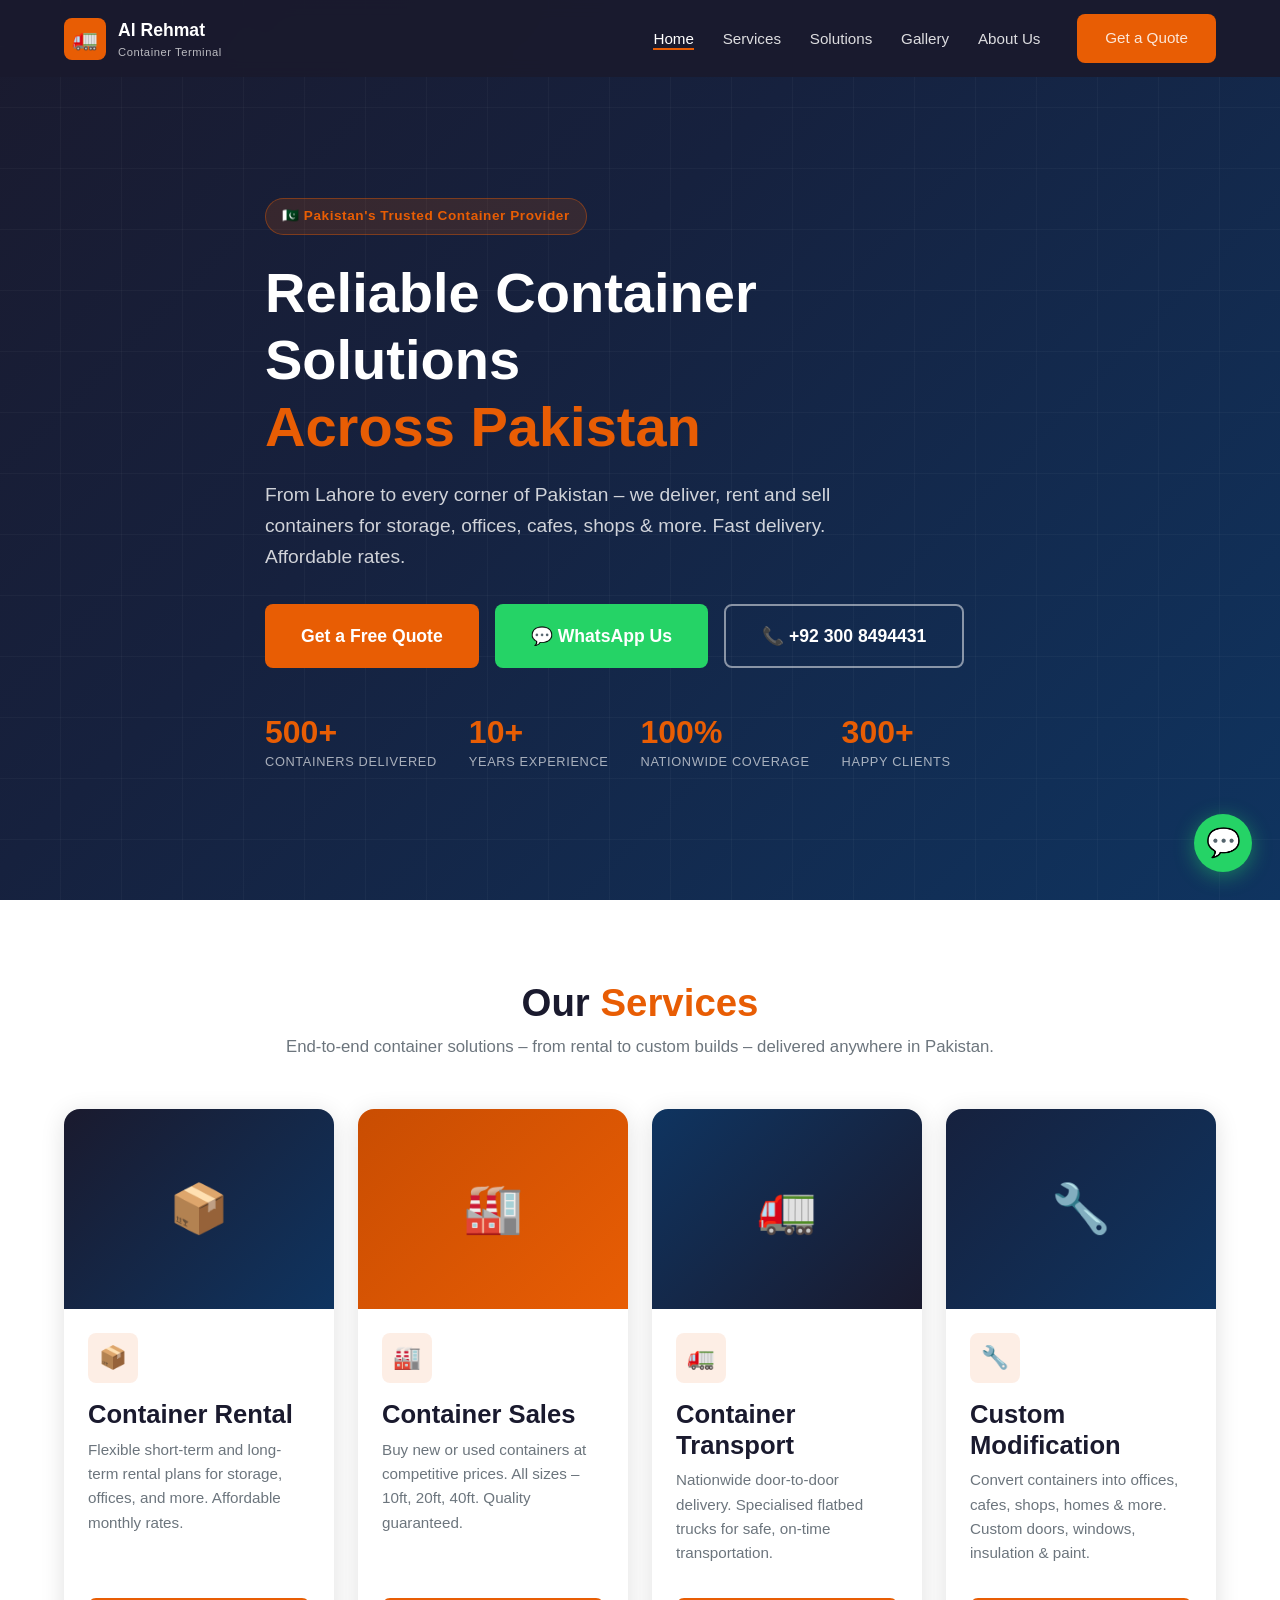
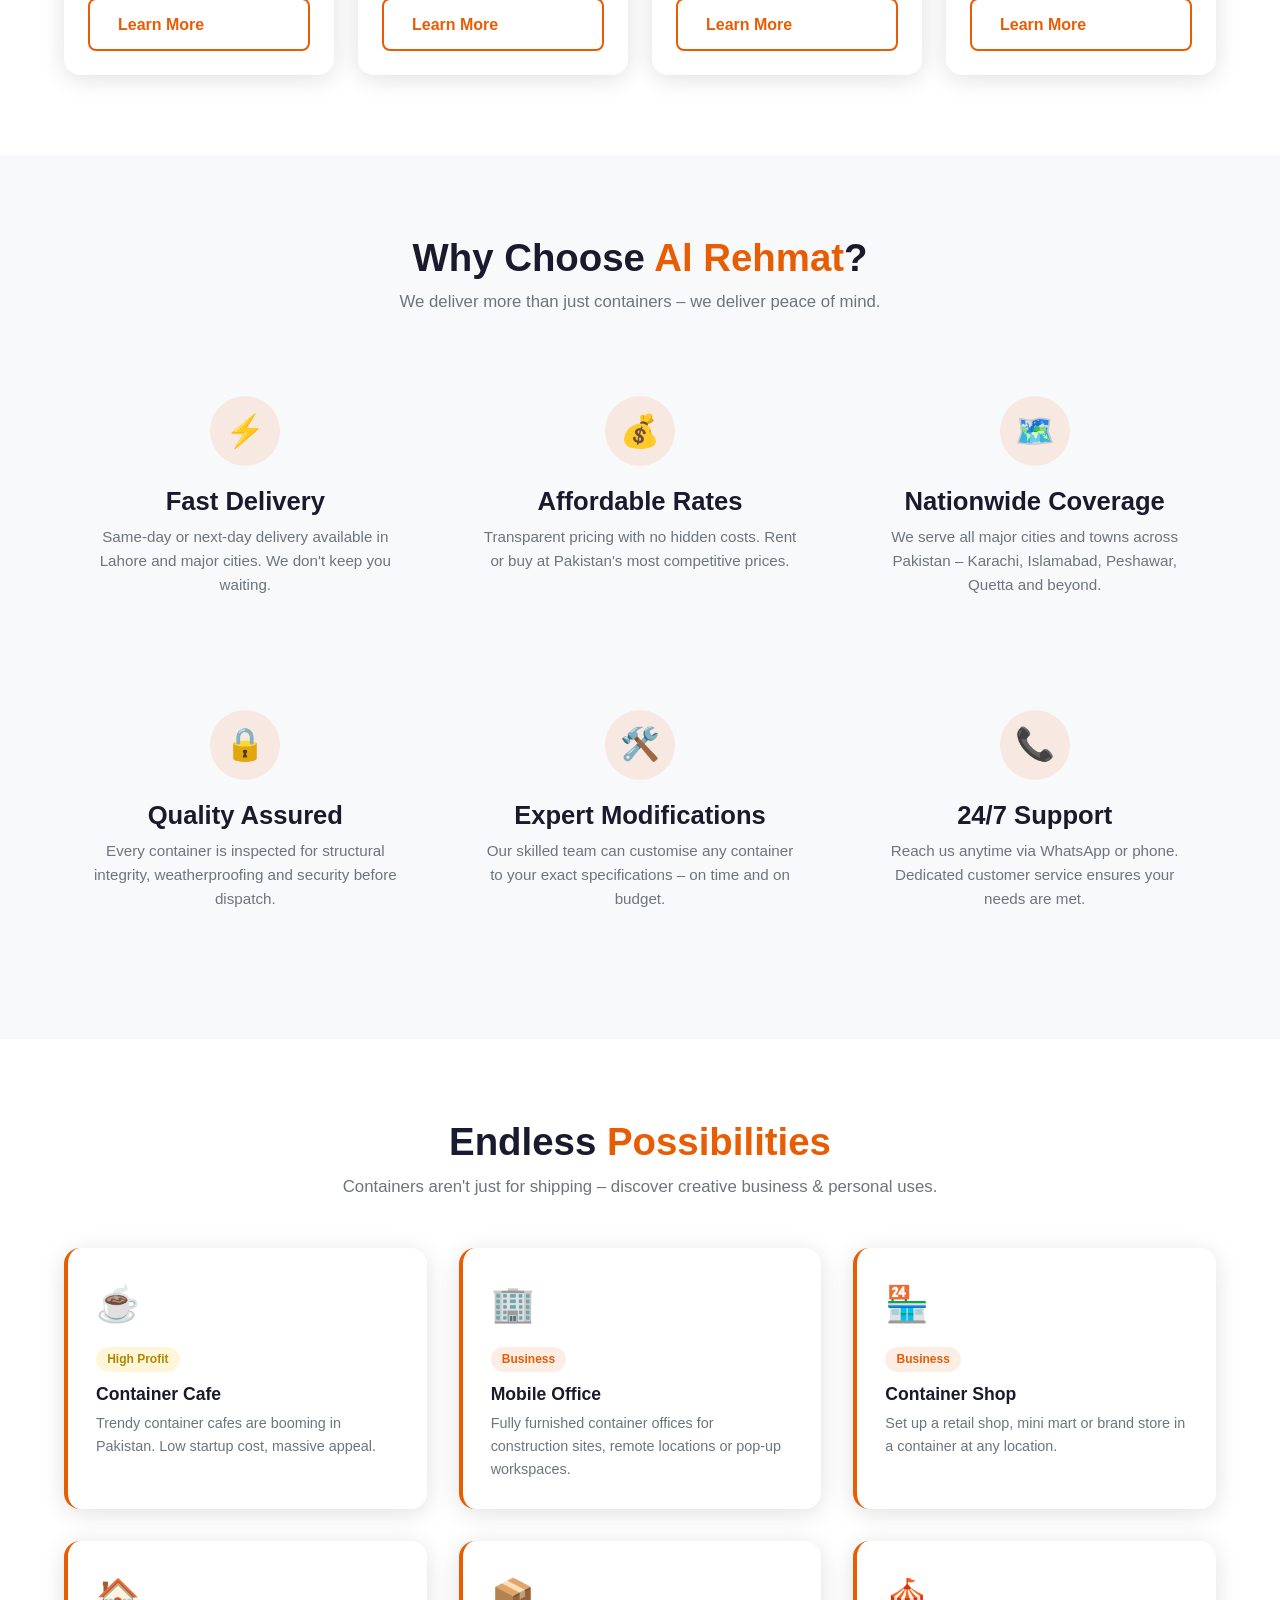
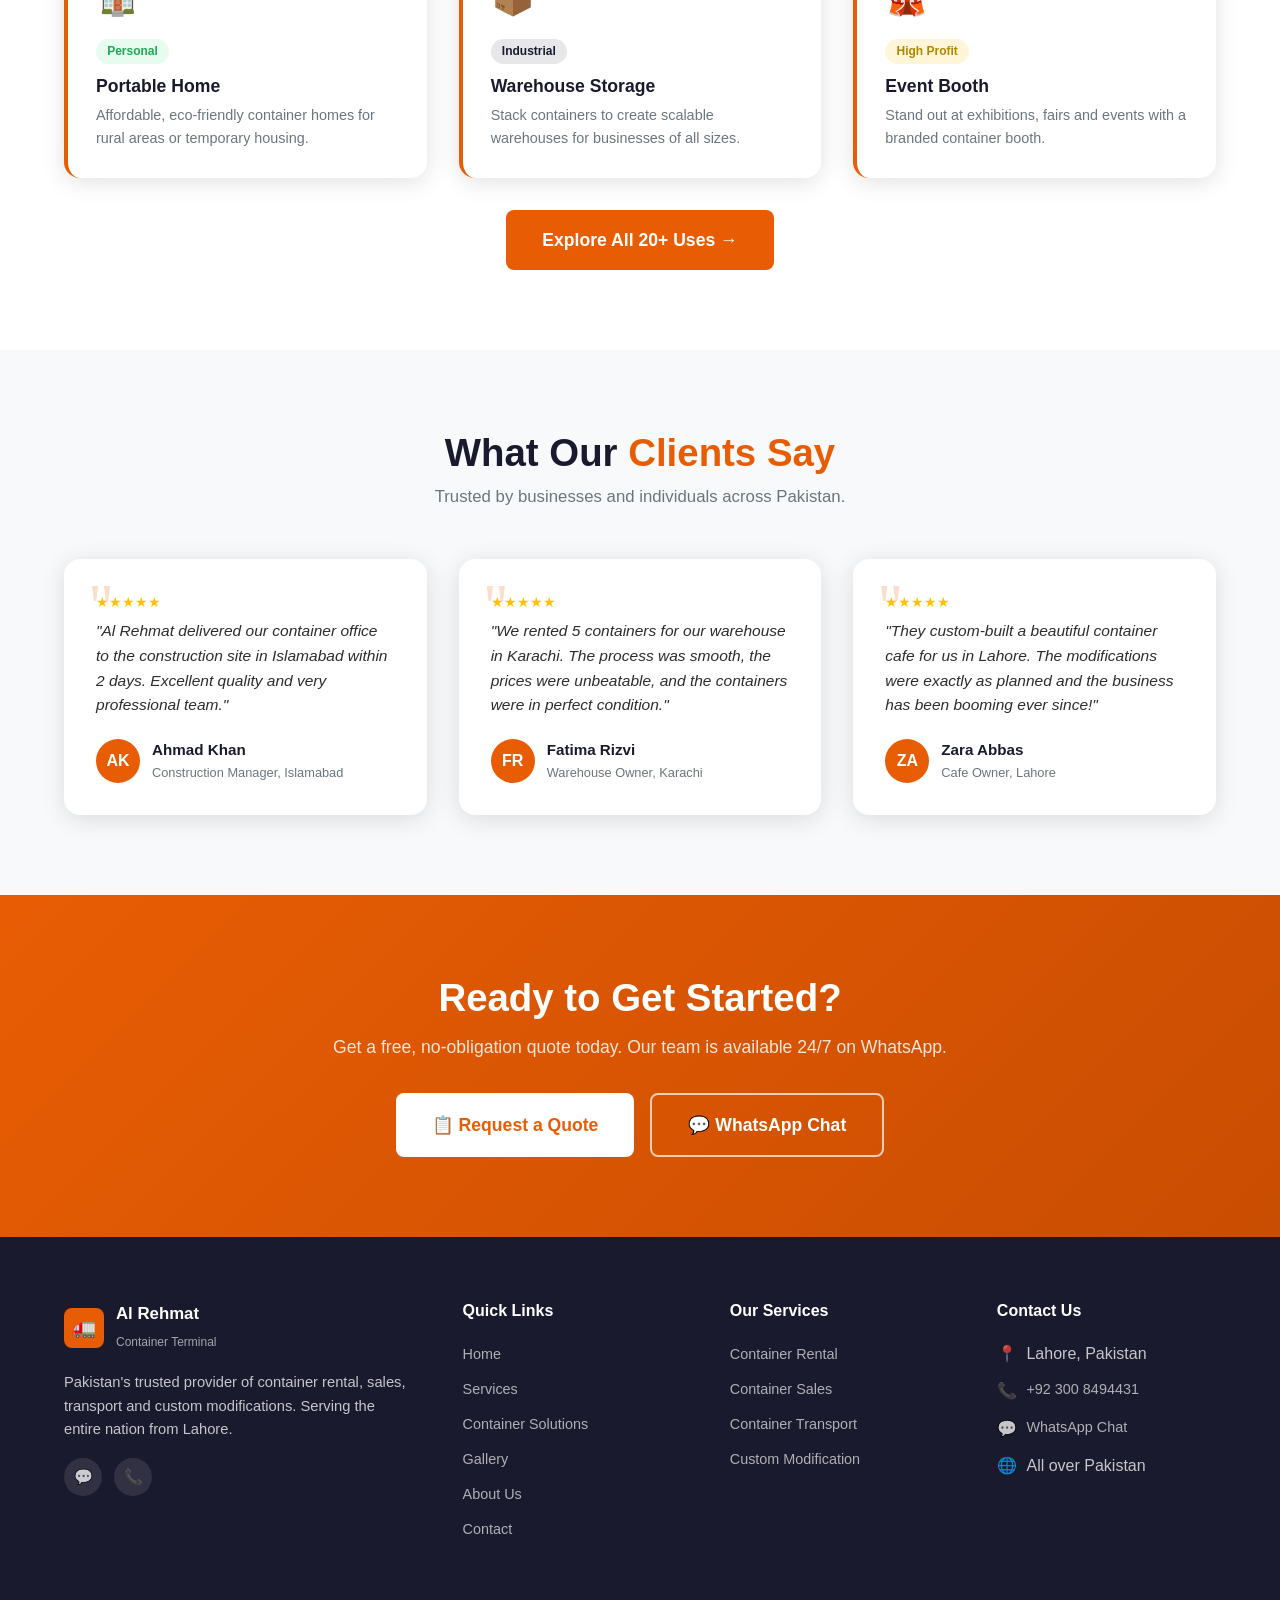
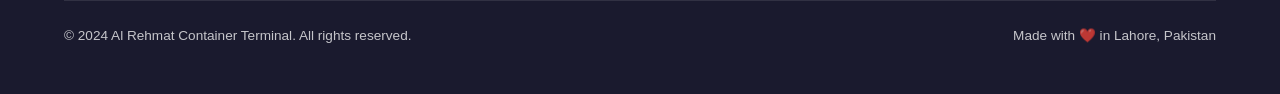
<file: index.html>
<!DOCTYPE html>
<html lang="en">
<head>
  <meta charset="UTF-8" />
  <meta name="viewport" content="width=device-width, initial-scale=1.0" />
  <title>Al Rehmat Container Terminal – Reliable Container Solutions Across Pakistan</title>
  <meta name="description" content="Al Rehmat Container Terminal offers container rental, sales, transport and custom modifications across Pakistan. Call +92 300 8494431 for a free quote." />
  <meta name="keywords" content="container rental Pakistan, shipping container for sale Lahore, container office Pakistan, container transport Pakistan" />
  <meta property="og:title" content="Al Rehmat Container Terminal" />
  <meta property="og:description" content="Reliable Container Solutions Across Pakistan – Rental, Sales, Transport & Custom Modifications." />
  <meta property="og:type" content="website" />
  <link rel="stylesheet" href="css/style.css" />
  <link rel="icon" type="image/svg+xml" href="data:image/svg+xml,<svg xmlns='http://www.w3.org/2000/svg' viewBox='0 0 100 100'><text y='.9em' font-size='90'>🚛</text></svg>" />
</head>
<body>

  <!-- ===== NAVBAR ===== -->
  <nav class="navbar" aria-label="Main navigation">
    <div class="container nav-inner">
      <a href="index.html" class="nav-logo" aria-label="Al Rehmat Container Terminal Home">
        <div class="nav-logo-icon">🚛</div>
        <div class="nav-logo-text">
          <span>Al Rehmat</span>
          <span class="sub">Container Terminal</span>
        </div>
      </a>
      <ul class="nav-links" role="list">
        <li><a href="index.html">Home</a></li>
        <li><a href="services.html">Services</a></li>
        <li><a href="solutions.html">Solutions</a></li>
        <li><a href="gallery.html">Gallery</a></li>
        <li><a href="about.html">About Us</a></li>
        <li><a href="contact.html" class="btn btn-primary nav-cta">Get a Quote</a></li>
      </ul>
      <button class="hamburger" aria-label="Toggle menu" aria-expanded="false">
        <span></span><span></span><span></span>
      </button>
    </div>
  </nav>

  <!-- ===== HERO ===== -->
  <section class="hero" id="home">
    <div class="hero-bg-pattern"></div>
    <div class="container">
      <div class="hero-content">
        <div class="hero-badge">🇵🇰 Pakistan's Trusted Container Provider</div>
        <h1>Reliable Container Solutions<br/><em>Across Pakistan</em></h1>
        <p class="hero-subtitle">
          From Lahore to every corner of Pakistan – we deliver, rent and sell containers for storage, offices, cafes, shops & more. Fast delivery. Affordable rates.
        </p>
        <div class="hero-actions">
          <a href="contact.html" class="btn btn-primary btn-lg">Get a Free Quote</a>
          <a href="https://wa.me/923008494431?text=Hello%2C%20I%20need%20a%20container%20quote" class="btn btn-whatsapp btn-lg" target="_blank" rel="noopener">
            💬 WhatsApp Us
          </a>
          <a href="tel:+923008494431" class="btn btn-outline-white btn-lg" style="border:2px solid rgba(255,255,255,.5);color:#fff;">
            📞 +92 300 8494431
          </a>
        </div>
        <div class="hero-stats">
          <div class="stat-item">
            <div class="stat-number" data-target="500" data-suffix="+">500+</div>
            <div class="stat-label">Containers Delivered</div>
          </div>
          <div class="stat-item">
            <div class="stat-number" data-target="10" data-suffix="+">10+</div>
            <div class="stat-label">Years Experience</div>
          </div>
          <div class="stat-item">
            <div class="stat-number" data-target="100" data-suffix="%">100%</div>
            <div class="stat-label">Nationwide Coverage</div>
          </div>
          <div class="stat-item">
            <div class="stat-number" data-target="300" data-suffix="+">300+</div>
            <div class="stat-label">Happy Clients</div>
          </div>
        </div>
      </div>
    </div>
  </section>

  <!-- ===== SERVICES OVERVIEW ===== -->
  <section class="section" id="services">
    <div class="container">
      <h2 class="section-title">Our <span class="highlight">Services</span></h2>
      <p class="section-subtitle">End-to-end container solutions – from rental to custom builds – delivered anywhere in Pakistan.</p>
      <div class="grid-4">

        <div class="service-card">
          <div class="service-card-img-placeholder" style="background:linear-gradient(135deg,#1a1a2e,#0f3460);">📦</div>
          <div class="service-card-body">
            <div class="service-card-icon">📦</div>
            <h3>Container Rental</h3>
            <p>Flexible short-term and long-term rental plans for storage, offices, and more. Affordable monthly rates.</p>
            <a href="services.html#rental" class="btn btn-outline">Learn More</a>
          </div>
        </div>

        <div class="service-card">
          <div class="service-card-img-placeholder" style="background:linear-gradient(135deg,#c94d02,#e85d04);">🏭</div>
          <div class="service-card-body">
            <div class="service-card-icon">🏭</div>
            <h3>Container Sales</h3>
            <p>Buy new or used containers at competitive prices. All sizes – 10ft, 20ft, 40ft. Quality guaranteed.</p>
            <a href="services.html#sales" class="btn btn-outline">Learn More</a>
          </div>
        </div>

        <div class="service-card">
          <div class="service-card-img-placeholder" style="background:linear-gradient(135deg,#0f3460,#1a1a2e);">🚛</div>
          <div class="service-card-body">
            <div class="service-card-icon">🚛</div>
            <h3>Container Transport</h3>
            <p>Nationwide door-to-door delivery. Specialised flatbed trucks for safe, on-time transportation.</p>
            <a href="services.html#transport" class="btn btn-outline">Learn More</a>
          </div>
        </div>

        <div class="service-card">
          <div class="service-card-img-placeholder" style="background:linear-gradient(135deg,#16213e,#0f3460);">🔧</div>
          <div class="service-card-body">
            <div class="service-card-icon">🔧</div>
            <h3>Custom Modification</h3>
            <p>Convert containers into offices, cafes, shops, homes & more. Custom doors, windows, insulation & paint.</p>
            <a href="services.html#modification" class="btn btn-outline">Learn More</a>
          </div>
        </div>

      </div>
    </div>
  </section>

  <!-- ===== WHY CHOOSE US ===== -->
  <section class="section section-alt" id="why-us">
    <div class="container">
      <h2 class="section-title">Why Choose <span class="highlight">Al Rehmat</span>?</h2>
      <p class="section-subtitle">We deliver more than just containers – we deliver peace of mind.</p>
      <div class="grid-3">

        <div class="feature-card">
          <div class="feature-icon">⚡</div>
          <h3>Fast Delivery</h3>
          <p>Same-day or next-day delivery available in Lahore and major cities. We don't keep you waiting.</p>
        </div>
        <div class="feature-card">
          <div class="feature-icon">💰</div>
          <h3>Affordable Rates</h3>
          <p>Transparent pricing with no hidden costs. Rent or buy at Pakistan's most competitive prices.</p>
        </div>
        <div class="feature-card">
          <div class="feature-icon">🗺️</div>
          <h3>Nationwide Coverage</h3>
          <p>We serve all major cities and towns across Pakistan – Karachi, Islamabad, Peshawar, Quetta and beyond.</p>
        </div>
        <div class="feature-card">
          <div class="feature-icon">🔒</div>
          <h3>Quality Assured</h3>
          <p>Every container is inspected for structural integrity, weatherproofing and security before dispatch.</p>
        </div>
        <div class="feature-card">
          <div class="feature-icon">🛠️</div>
          <h3>Expert Modifications</h3>
          <p>Our skilled team can customise any container to your exact specifications – on time and on budget.</p>
        </div>
        <div class="feature-card">
          <div class="feature-icon">📞</div>
          <h3>24/7 Support</h3>
          <p>Reach us anytime via WhatsApp or phone. Dedicated customer service ensures your needs are met.</p>
        </div>

      </div>
    </div>
  </section>

  <!-- ===== CONTAINER USES TEASER ===== -->
  <section class="section">
    <div class="container">
      <h2 class="section-title">Endless <span class="highlight">Possibilities</span></h2>
      <p class="section-subtitle">Containers aren't just for shipping – discover creative business & personal uses.</p>
      <div class="grid-3">
        <div class="solution-card">
          <div class="solution-icon">☕</div>
          <span class="solution-tag tag-profit">High Profit</span>
          <h3>Container Cafe</h3>
          <p>Trendy container cafes are booming in Pakistan. Low startup cost, massive appeal.</p>
        </div>
        <div class="solution-card">
          <div class="solution-icon">🏢</div>
          <span class="solution-tag tag-business">Business</span>
          <h3>Mobile Office</h3>
          <p>Fully furnished container offices for construction sites, remote locations or pop-up workspaces.</p>
        </div>
        <div class="solution-card">
          <div class="solution-icon">🏪</div>
          <span class="solution-tag tag-business">Business</span>
          <h3>Container Shop</h3>
          <p>Set up a retail shop, mini mart or brand store in a container at any location.</p>
        </div>
        <div class="solution-card">
          <div class="solution-icon">🏠</div>
          <span class="solution-tag tag-personal">Personal</span>
          <h3>Portable Home</h3>
          <p>Affordable, eco-friendly container homes for rural areas or temporary housing.</p>
        </div>
        <div class="solution-card">
          <div class="solution-icon">📦</div>
          <span class="solution-tag tag-industrial">Industrial</span>
          <h3>Warehouse Storage</h3>
          <p>Stack containers to create scalable warehouses for businesses of all sizes.</p>
        </div>
        <div class="solution-card">
          <div class="solution-icon">🎪</div>
          <span class="solution-tag tag-profit">High Profit</span>
          <h3>Event Booth</h3>
          <p>Stand out at exhibitions, fairs and events with a branded container booth.</p>
        </div>
      </div>
      <div class="text-center mt-4">
        <a href="solutions.html" class="btn btn-primary btn-lg">Explore All 20+ Uses →</a>
      </div>
    </div>
  </section>

  <!-- ===== TESTIMONIALS ===== -->
  <section class="section section-alt" id="testimonials">
    <div class="container">
      <h2 class="section-title">What Our <span class="highlight">Clients Say</span></h2>
      <p class="section-subtitle">Trusted by businesses and individuals across Pakistan.</p>
      <div class="grid-3">

        <div class="testimonial-card">
          <div class="stars">★★★★★</div>
          <p class="testimonial-text">"Al Rehmat delivered our container office to the construction site in Islamabad within 2 days. Excellent quality and very professional team."</p>
          <div class="testimonial-author">
            <div class="author-avatar">AK</div>
            <div>
              <div class="author-name">Ahmad Khan</div>
              <div class="author-role">Construction Manager, Islamabad</div>
            </div>
          </div>
        </div>

        <div class="testimonial-card">
          <div class="stars">★★★★★</div>
          <p class="testimonial-text">"We rented 5 containers for our warehouse in Karachi. The process was smooth, the prices were unbeatable, and the containers were in perfect condition."</p>
          <div class="testimonial-author">
            <div class="author-avatar">FR</div>
            <div>
              <div class="author-name">Fatima Rizvi</div>
              <div class="author-role">Warehouse Owner, Karachi</div>
            </div>
          </div>
        </div>

        <div class="testimonial-card">
          <div class="stars">★★★★★</div>
          <p class="testimonial-text">"They custom-built a beautiful container cafe for us in Lahore. The modifications were exactly as planned and the business has been booming ever since!"</p>
          <div class="testimonial-author">
            <div class="author-avatar">ZA</div>
            <div>
              <div class="author-name">Zara Abbas</div>
              <div class="author-role">Cafe Owner, Lahore</div>
            </div>
          </div>
        </div>

      </div>
    </div>
  </section>

  <!-- ===== CTA BANNER ===== -->
  <section class="cta-banner">
    <div class="container">
      <h2>Ready to Get Started?</h2>
      <p>Get a free, no-obligation quote today. Our team is available 24/7 on WhatsApp.</p>
      <div class="cta-actions">
        <a href="contact.html" class="btn btn-white btn-lg">📋 Request a Quote</a>
        <a href="https://wa.me/923008494431?text=Hello%2C%20I%20need%20a%20container%20quote" class="btn btn-outline-white btn-lg" target="_blank" rel="noopener">💬 WhatsApp Chat</a>
      </div>
    </div>
  </section>

  <!-- ===== FOOTER ===== -->
  <footer class="footer">
    <div class="container">
      <div class="footer-grid">
        <div class="footer-brand">
          <div class="footer-logo">
            <div class="footer-logo-icon">🚛</div>
            <div>
              <span>Al Rehmat</span><br/>
              <span style="font-size:.75rem;opacity:.6;font-weight:400;">Container Terminal</span>
            </div>
          </div>
          <p>Pakistan's trusted provider of container rental, sales, transport and custom modifications. Serving the entire nation from Lahore.</p>
          <div class="social-links">
            <a href="https://wa.me/923008494431" class="social-link" target="_blank" rel="noopener" aria-label="WhatsApp">💬</a>
            <a href="tel:+923008494431" class="social-link" aria-label="Phone">📞</a>
          </div>
        </div>
        <div>
          <h4>Quick Links</h4>
          <ul class="footer-links">
            <li><a href="index.html">Home</a></li>
            <li><a href="services.html">Services</a></li>
            <li><a href="solutions.html">Container Solutions</a></li>
            <li><a href="gallery.html">Gallery</a></li>
            <li><a href="about.html">About Us</a></li>
            <li><a href="contact.html">Contact</a></li>
          </ul>
        </div>
        <div>
          <h4>Our Services</h4>
          <ul class="footer-links">
            <li><a href="services.html#rental">Container Rental</a></li>
            <li><a href="services.html#sales">Container Sales</a></li>
            <li><a href="services.html#transport">Container Transport</a></li>
            <li><a href="services.html#modification">Custom Modification</a></li>
          </ul>
        </div>
        <div>
          <h4>Contact Us</h4>
          <div class="footer-contact-item">
            <span>📍</span>
            <span>Lahore, Pakistan</span>
          </div>
          <div class="footer-contact-item">
            <span>📞</span>
            <a href="tel:+923008494431">+92 300 8494431</a>
          </div>
          <div class="footer-contact-item">
            <span>💬</span>
            <a href="https://wa.me/923008494431" target="_blank" rel="noopener">WhatsApp Chat</a>
          </div>
          <div class="footer-contact-item">
            <span>🌐</span>
            <span>All over Pakistan</span>
          </div>
        </div>
      </div>
      <div class="footer-bottom">
        <p>© 2024 Al Rehmat Container Terminal. All rights reserved.</p>
        <p>Made with ❤️ in Lahore, Pakistan</p>
      </div>
    </div>
  </footer>

  <!-- WhatsApp Floating Button -->
  <a href="https://wa.me/923008494431?text=Hello%2C%20I%20need%20a%20container%20quote"
     class="whatsapp-float" target="_blank" rel="noopener" aria-label="Chat on WhatsApp">
    <span class="whatsapp-tooltip">Chat on WhatsApp</span>
    💬
  </a>

  <script src="js/main.js"></script>
</body>
</html>
</file>
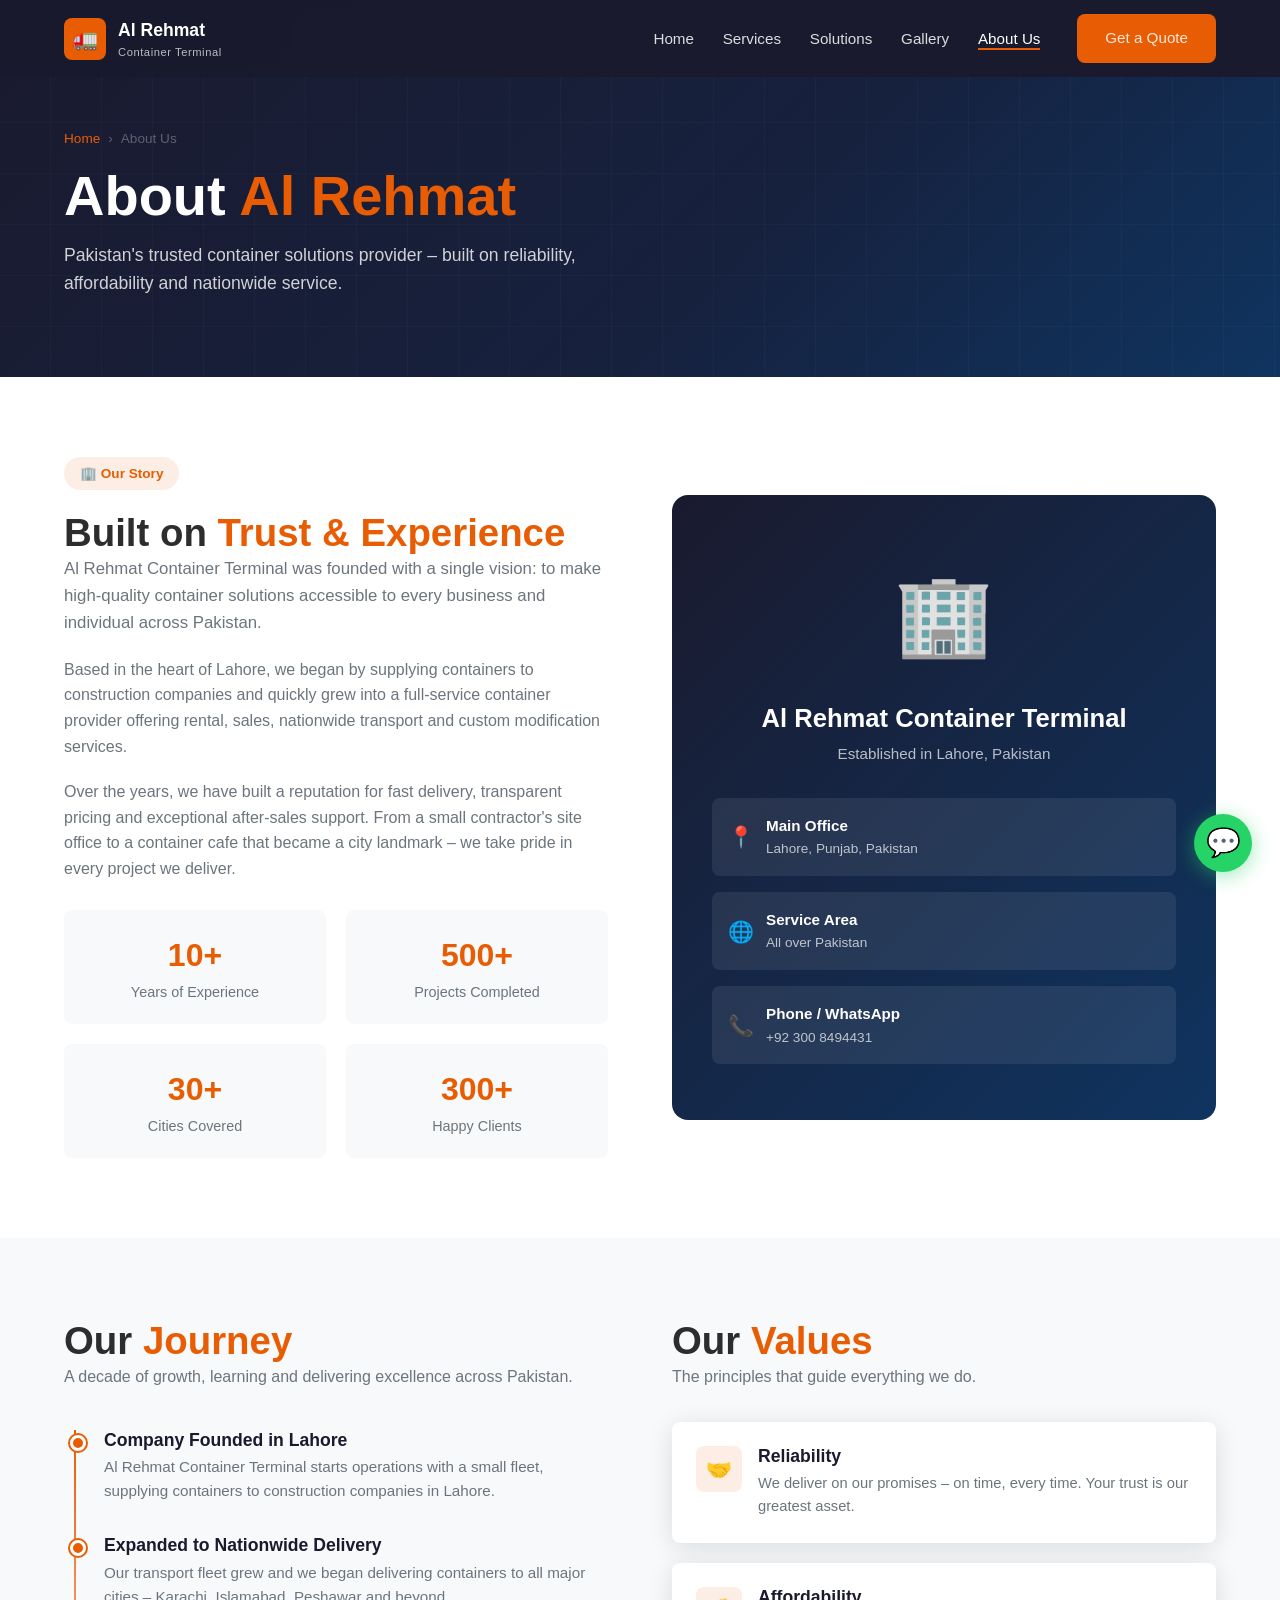
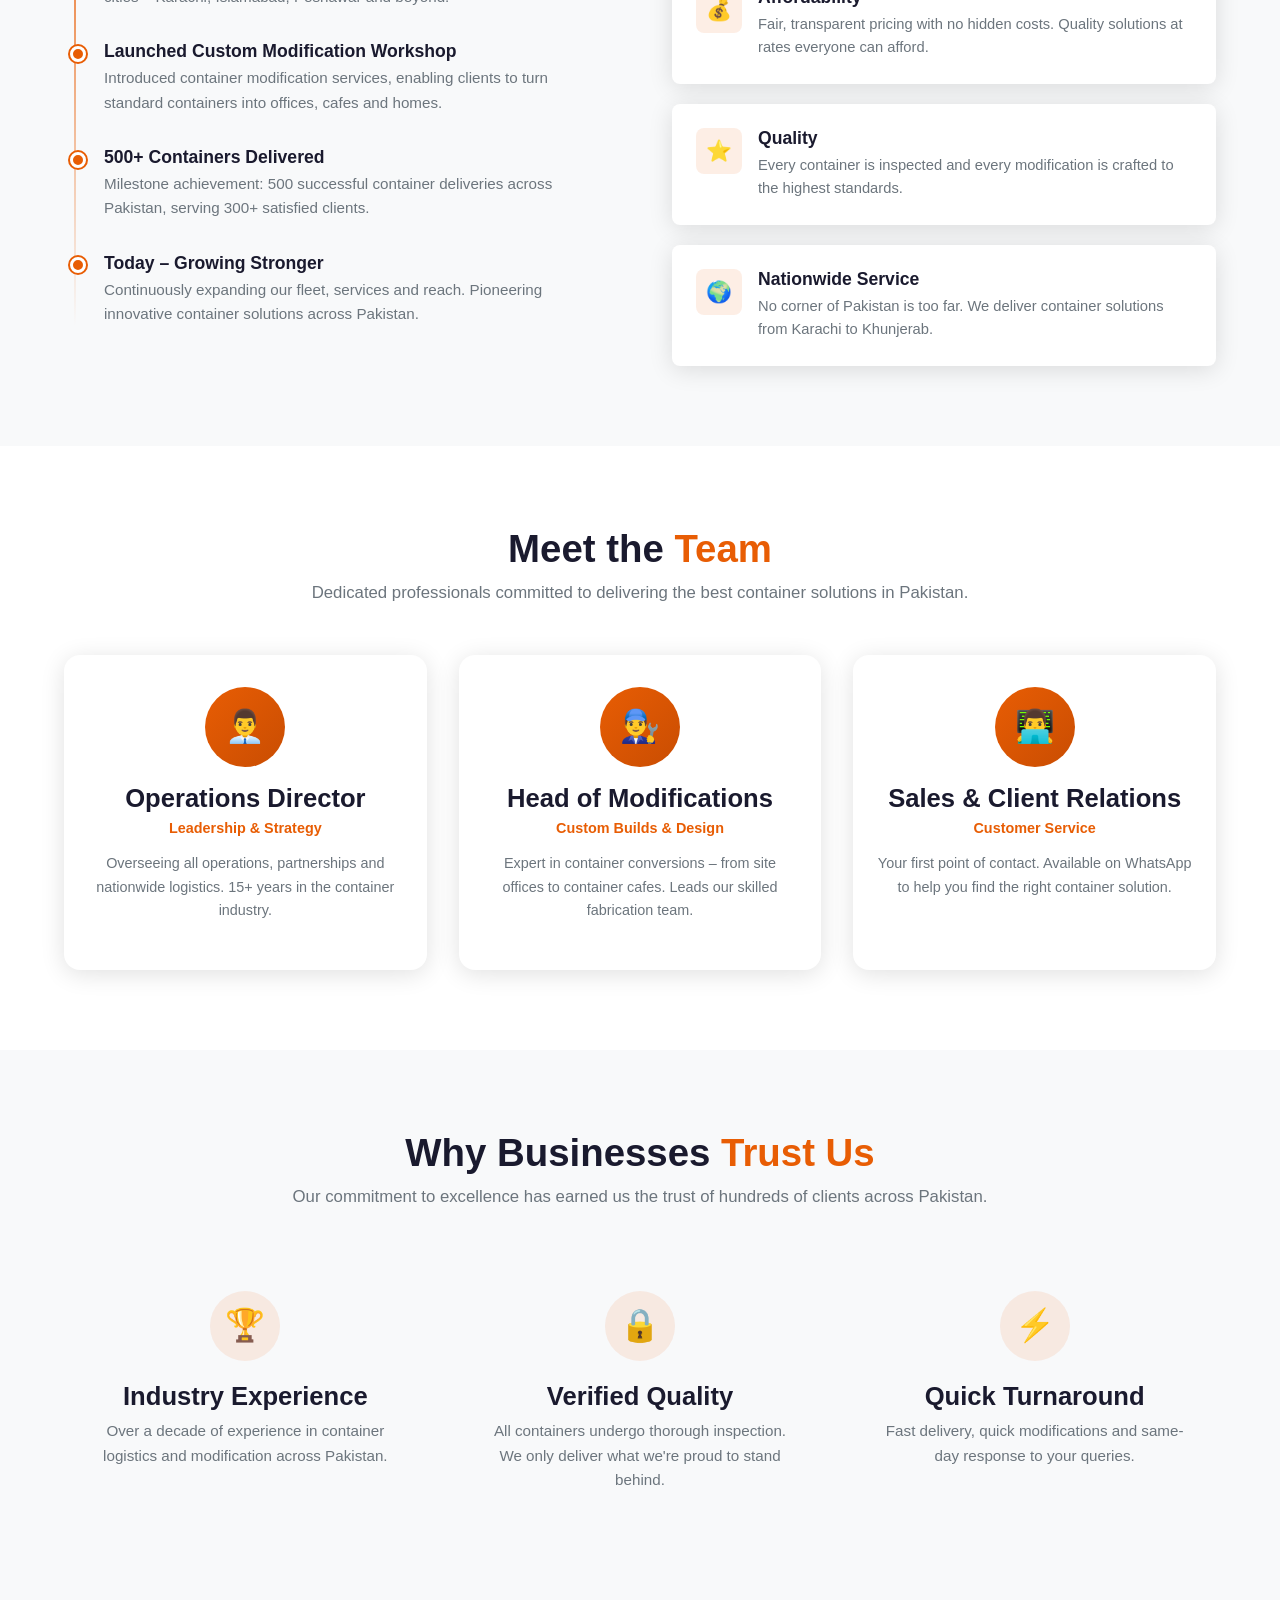
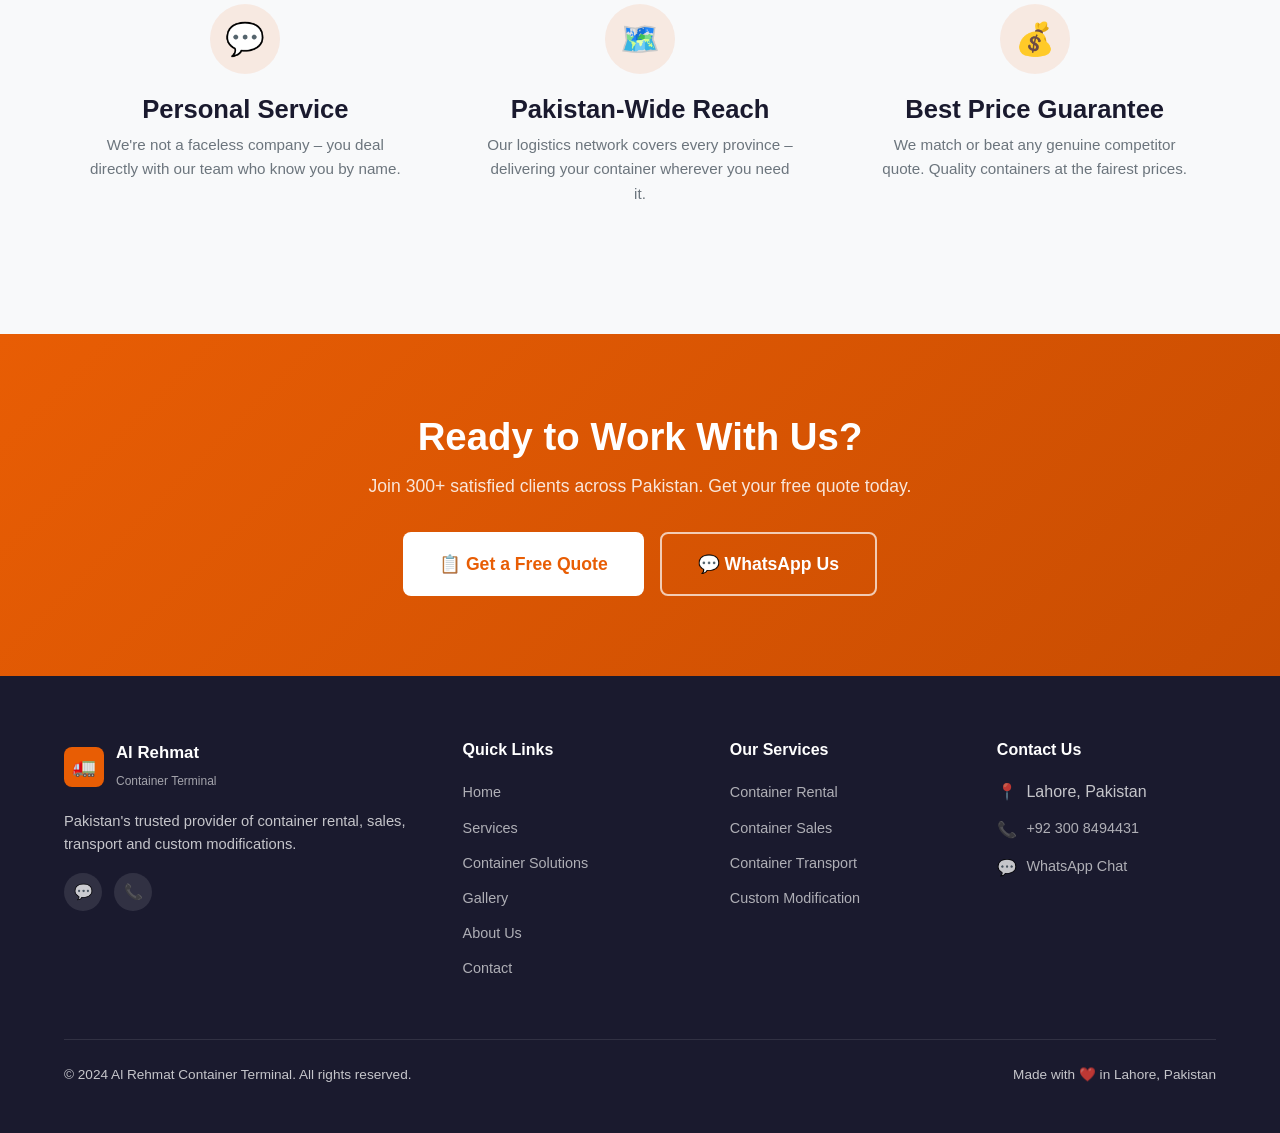
<file: about.html>
<!DOCTYPE html>
<html lang="en">
<head>
  <meta charset="UTF-8" />
  <meta name="viewport" content="width=device-width, initial-scale=1.0" />
  <title>About Us – Al Rehmat Container Terminal</title>
  <meta name="description" content="Learn about Al Rehmat Container Terminal – Pakistan's trusted container provider based in Lahore. 10+ years of experience in container solutions." />
  <link rel="stylesheet" href="css/style.css" />
  <link rel="icon" type="image/svg+xml" href="data:image/svg+xml,<svg xmlns='http://www.w3.org/2000/svg' viewBox='0 0 100 100'><text y='.9em' font-size='90'>🚛</text></svg>" />
</head>
<body>

  <!-- ===== NAVBAR ===== -->
  <nav class="navbar" aria-label="Main navigation">
    <div class="container nav-inner">
      <a href="index.html" class="nav-logo">
        <div class="nav-logo-icon">🚛</div>
        <div class="nav-logo-text">
          <span>Al Rehmat</span>
          <span class="sub">Container Terminal</span>
        </div>
      </a>
      <ul class="nav-links" role="list">
        <li><a href="index.html">Home</a></li>
        <li><a href="services.html">Services</a></li>
        <li><a href="solutions.html">Solutions</a></li>
        <li><a href="gallery.html">Gallery</a></li>
        <li><a href="about.html">About Us</a></li>
        <li><a href="contact.html" class="btn btn-primary nav-cta">Get a Quote</a></li>
      </ul>
      <button class="hamburger" aria-label="Toggle menu" aria-expanded="false">
        <span></span><span></span><span></span>
      </button>
    </div>
  </nav>

  <!-- ===== PAGE HEADER ===== -->
  <header class="page-header">
    <div class="container page-header-content">
      <nav class="breadcrumb" aria-label="Breadcrumb">
        <a href="index.html">Home</a>
        <span>›</span>
        <span>About Us</span>
      </nav>
      <h1>About <span class="highlight">Al Rehmat</span></h1>
      <p>Pakistan's trusted container solutions provider – built on reliability, affordability and nationwide service.</p>
    </div>
  </header>

  <!-- ===== COMPANY STORY ===== -->
  <section class="section">
    <div class="container">
      <div class="grid-2" style="align-items:center;gap:4rem;">
        <div>
          <div style="display:inline-flex;align-items:center;gap:.5rem;background:rgba(232,93,4,.1);color:var(--primary);padding:.35rem 1rem;border-radius:50px;font-size:.85rem;font-weight:600;margin-bottom:1.25rem;">🏢 Our Story</div>
          <h2>Built on <span class="highlight">Trust & Experience</span></h2>
          <p style="color:var(--text-light);font-size:1.05rem;margin-bottom:1.25rem;">
            Al Rehmat Container Terminal was founded with a single vision: to make high-quality container solutions accessible to every business and individual across Pakistan.
          </p>
          <p style="color:var(--text-light);margin-bottom:1.25rem;">
            Based in the heart of Lahore, we began by supplying containers to construction companies and quickly grew into a full-service container provider offering rental, sales, nationwide transport and custom modification services.
          </p>
          <p style="color:var(--text-light);margin-bottom:1.75rem;">
            Over the years, we have built a reputation for fast delivery, transparent pricing and exceptional after-sales support. From a small contractor's site office to a container cafe that became a city landmark – we take pride in every project we deliver.
          </p>
          <div class="grid-2" style="gap:1.25rem;">
            <div style="background:var(--light);border-radius:var(--radius);padding:1.25rem;text-align:center;">
              <div style="font-size:2rem;font-weight:700;color:var(--primary);">10+</div>
              <div style="color:var(--text-light);font-size:.9rem;">Years of Experience</div>
            </div>
            <div style="background:var(--light);border-radius:var(--radius);padding:1.25rem;text-align:center;">
              <div style="font-size:2rem;font-weight:700;color:var(--primary);">500+</div>
              <div style="color:var(--text-light);font-size:.9rem;">Projects Completed</div>
            </div>
            <div style="background:var(--light);border-radius:var(--radius);padding:1.25rem;text-align:center;">
              <div style="font-size:2rem;font-weight:700;color:var(--primary);">30+</div>
              <div style="color:var(--text-light);font-size:.9rem;">Cities Covered</div>
            </div>
            <div style="background:var(--light);border-radius:var(--radius);padding:1.25rem;text-align:center;">
              <div style="font-size:2rem;font-weight:700;color:var(--primary);">300+</div>
              <div style="color:var(--text-light);font-size:.9rem;">Happy Clients</div>
            </div>
          </div>
        </div>
        <div style="background:linear-gradient(135deg,var(--secondary),#0f3460);border-radius:var(--radius-lg);padding:3.5rem 2.5rem;color:white;text-align:center;">
          <div style="font-size:5rem;margin-bottom:1.5rem;">🏢</div>
          <h3 style="color:white;margin-bottom:.5rem;">Al Rehmat Container Terminal</h3>
          <p style="color:rgba(255,255,255,.7);margin-bottom:2rem;font-size:.95rem;">Established in Lahore, Pakistan</p>
          <div style="display:grid;gap:1rem;text-align:left;">
            <div style="display:flex;align-items:center;gap:.75rem;background:rgba(255,255,255,.08);border-radius:var(--radius);padding:1rem;">
              <span style="font-size:1.3rem;">📍</span>
              <div>
                <div style="font-weight:600;font-size:.95rem;">Main Office</div>
                <div style="font-size:.85rem;opacity:.7;">Lahore, Punjab, Pakistan</div>
              </div>
            </div>
            <div style="display:flex;align-items:center;gap:.75rem;background:rgba(255,255,255,.08);border-radius:var(--radius);padding:1rem;">
              <span style="font-size:1.3rem;">🌐</span>
              <div>
                <div style="font-weight:600;font-size:.95rem;">Service Area</div>
                <div style="font-size:.85rem;opacity:.7;">All over Pakistan</div>
              </div>
            </div>
            <div style="display:flex;align-items:center;gap:.75rem;background:rgba(255,255,255,.08);border-radius:var(--radius);padding:1rem;">
              <span style="font-size:1.3rem;">📞</span>
              <div>
                <div style="font-weight:600;font-size:.95rem;">Phone / WhatsApp</div>
                <div style="font-size:.85rem;opacity:.7;">+92 300 8494431</div>
              </div>
            </div>
          </div>
        </div>
      </div>
    </div>
  </section>

  <!-- ===== OUR JOURNEY ===== -->
  <section class="section section-alt">
    <div class="container">
      <div class="grid-2" style="gap:4rem;align-items:start;">
        <div>
          <h2>Our <span class="highlight">Journey</span></h2>
          <p style="color:var(--text-light);margin-bottom:2.5rem;">A decade of growth, learning and delivering excellence across Pakistan.</p>
          <div class="timeline">
            <div class="timeline-item">
              <div class="timeline-dot"></div>
              <h4>Company Founded in Lahore</h4>
              <p>Al Rehmat Container Terminal starts operations with a small fleet, supplying containers to construction companies in Lahore.</p>
            </div>
            <div class="timeline-item">
              <div class="timeline-dot"></div>
              <h4>Expanded to Nationwide Delivery</h4>
              <p>Our transport fleet grew and we began delivering containers to all major cities – Karachi, Islamabad, Peshawar and beyond.</p>
            </div>
            <div class="timeline-item">
              <div class="timeline-dot"></div>
              <h4>Launched Custom Modification Workshop</h4>
              <p>Introduced container modification services, enabling clients to turn standard containers into offices, cafes and homes.</p>
            </div>
            <div class="timeline-item">
              <div class="timeline-dot"></div>
              <h4>500+ Containers Delivered</h4>
              <p>Milestone achievement: 500 successful container deliveries across Pakistan, serving 300+ satisfied clients.</p>
            </div>
            <div class="timeline-item">
              <div class="timeline-dot"></div>
              <h4>Today – Growing Stronger</h4>
              <p>Continuously expanding our fleet, services and reach. Pioneering innovative container solutions across Pakistan.</p>
            </div>
          </div>
        </div>
        <div>
          <h2>Our <span class="highlight">Values</span></h2>
          <p style="color:var(--text-light);margin-bottom:2rem;">The principles that guide everything we do.</p>
          <div style="display:grid;gap:1.25rem;">
            <div style="display:flex;gap:1rem;align-items:flex-start;background:white;border-radius:var(--radius);padding:1.5rem;box-shadow:var(--shadow);">
              <div style="width:46px;height:46px;min-width:46px;background:rgba(232,93,4,.1);border-radius:var(--radius);display:flex;align-items:center;justify-content:center;font-size:1.3rem;color:var(--primary);">🤝</div>
              <div>
                <h4 style="color:var(--secondary);margin-bottom:.3rem;">Reliability</h4>
                <p style="color:var(--text-light);font-size:.92rem;margin:0;">We deliver on our promises – on time, every time. Your trust is our greatest asset.</p>
              </div>
            </div>
            <div style="display:flex;gap:1rem;align-items:flex-start;background:white;border-radius:var(--radius);padding:1.5rem;box-shadow:var(--shadow);">
              <div style="width:46px;height:46px;min-width:46px;background:rgba(232,93,4,.1);border-radius:var(--radius);display:flex;align-items:center;justify-content:center;font-size:1.3rem;color:var(--primary);">💰</div>
              <div>
                <h4 style="color:var(--secondary);margin-bottom:.3rem;">Affordability</h4>
                <p style="color:var(--text-light);font-size:.92rem;margin:0;">Fair, transparent pricing with no hidden costs. Quality solutions at rates everyone can afford.</p>
              </div>
            </div>
            <div style="display:flex;gap:1rem;align-items:flex-start;background:white;border-radius:var(--radius);padding:1.5rem;box-shadow:var(--shadow);">
              <div style="width:46px;height:46px;min-width:46px;background:rgba(232,93,4,.1);border-radius:var(--radius);display:flex;align-items:center;justify-content:center;font-size:1.3rem;color:var(--primary);">⭐</div>
              <div>
                <h4 style="color:var(--secondary);margin-bottom:.3rem;">Quality</h4>
                <p style="color:var(--text-light);font-size:.92rem;margin:0;">Every container is inspected and every modification is crafted to the highest standards.</p>
              </div>
            </div>
            <div style="display:flex;gap:1rem;align-items:flex-start;background:white;border-radius:var(--radius);padding:1.5rem;box-shadow:var(--shadow);">
              <div style="width:46px;height:46px;min-width:46px;background:rgba(232,93,4,.1);border-radius:var(--radius);display:flex;align-items:center;justify-content:center;font-size:1.3rem;color:var(--primary);">🌍</div>
              <div>
                <h4 style="color:var(--secondary);margin-bottom:.3rem;">Nationwide Service</h4>
                <p style="color:var(--text-light);font-size:.92rem;margin:0;">No corner of Pakistan is too far. We deliver container solutions from Karachi to Khunjerab.</p>
              </div>
            </div>
          </div>
        </div>
      </div>
    </div>
  </section>

  <!-- ===== TEAM ===== -->
  <section class="section">
    <div class="container">
      <h2 class="section-title">Meet the <span class="highlight">Team</span></h2>
      <p class="section-subtitle">Dedicated professionals committed to delivering the best container solutions in Pakistan.</p>
      <div class="grid-3">
        <div class="team-card">
          <div class="team-avatar">👨‍💼</div>
          <h3>Operations Director</h3>
          <p style="color:var(--primary);font-weight:600;font-size:.9rem;margin:.25rem 0 .75rem;">Leadership & Strategy</p>
          <p>Overseeing all operations, partnerships and nationwide logistics. 15+ years in the container industry.</p>
        </div>
        <div class="team-card">
          <div class="team-avatar">👨‍🔧</div>
          <h3>Head of Modifications</h3>
          <p style="color:var(--primary);font-weight:600;font-size:.9rem;margin:.25rem 0 .75rem;">Custom Builds & Design</p>
          <p>Expert in container conversions – from site offices to container cafes. Leads our skilled fabrication team.</p>
        </div>
        <div class="team-card">
          <div class="team-avatar">👨‍💻</div>
          <h3>Sales & Client Relations</h3>
          <p style="color:var(--primary);font-weight:600;font-size:.9rem;margin:.25rem 0 .75rem;">Customer Service</p>
          <p>Your first point of contact. Available on WhatsApp to help you find the right container solution.</p>
        </div>
      </div>
    </div>
  </section>

  <!-- ===== WHY CHOOSE US ===== -->
  <section class="section section-alt">
    <div class="container">
      <h2 class="section-title">Why Businesses <span class="highlight">Trust Us</span></h2>
      <p class="section-subtitle">Our commitment to excellence has earned us the trust of hundreds of clients across Pakistan.</p>
      <div class="grid-3">
        <div class="feature-card">
          <div class="feature-icon">🏆</div>
          <h3>Industry Experience</h3>
          <p>Over a decade of experience in container logistics and modification across Pakistan.</p>
        </div>
        <div class="feature-card">
          <div class="feature-icon">🔒</div>
          <h3>Verified Quality</h3>
          <p>All containers undergo thorough inspection. We only deliver what we're proud to stand behind.</p>
        </div>
        <div class="feature-card">
          <div class="feature-icon">⚡</div>
          <h3>Quick Turnaround</h3>
          <p>Fast delivery, quick modifications and same-day response to your queries.</p>
        </div>
        <div class="feature-card">
          <div class="feature-icon">💬</div>
          <h3>Personal Service</h3>
          <p>We're not a faceless company – you deal directly with our team who know you by name.</p>
        </div>
        <div class="feature-card">
          <div class="feature-icon">🗺️</div>
          <h3>Pakistan-Wide Reach</h3>
          <p>Our logistics network covers every province – delivering your container wherever you need it.</p>
        </div>
        <div class="feature-card">
          <div class="feature-icon">💰</div>
          <h3>Best Price Guarantee</h3>
          <p>We match or beat any genuine competitor quote. Quality containers at the fairest prices.</p>
        </div>
      </div>
    </div>
  </section>

  <!-- ===== CTA BANNER ===== -->
  <section class="cta-banner">
    <div class="container">
      <h2>Ready to Work With Us?</h2>
      <p>Join 300+ satisfied clients across Pakistan. Get your free quote today.</p>
      <div class="cta-actions">
        <a href="contact.html" class="btn btn-white btn-lg">📋 Get a Free Quote</a>
        <a href="https://wa.me/923008494431?text=Hello%2C%20I%20would%20like%20to%20know%20more%20about%20your%20services" class="btn btn-outline-white btn-lg" target="_blank" rel="noopener">💬 WhatsApp Us</a>
      </div>
    </div>
  </section>

  <!-- ===== FOOTER ===== -->
  <footer class="footer">
    <div class="container">
      <div class="footer-grid">
        <div class="footer-brand">
          <div class="footer-logo">
            <div class="footer-logo-icon">🚛</div>
            <div>
              <span>Al Rehmat</span><br/>
              <span style="font-size:.75rem;opacity:.6;font-weight:400;">Container Terminal</span>
            </div>
          </div>
          <p>Pakistan's trusted provider of container rental, sales, transport and custom modifications.</p>
          <div class="social-links">
            <a href="https://wa.me/923008494431" class="social-link" target="_blank" rel="noopener" aria-label="WhatsApp">💬</a>
            <a href="tel:+923008494431" class="social-link" aria-label="Phone">📞</a>
          </div>
        </div>
        <div>
          <h4>Quick Links</h4>
          <ul class="footer-links">
            <li><a href="index.html">Home</a></li>
            <li><a href="services.html">Services</a></li>
            <li><a href="solutions.html">Container Solutions</a></li>
            <li><a href="gallery.html">Gallery</a></li>
            <li><a href="about.html">About Us</a></li>
            <li><a href="contact.html">Contact</a></li>
          </ul>
        </div>
        <div>
          <h4>Our Services</h4>
          <ul class="footer-links">
            <li><a href="services.html#rental">Container Rental</a></li>
            <li><a href="services.html#sales">Container Sales</a></li>
            <li><a href="services.html#transport">Container Transport</a></li>
            <li><a href="services.html#modification">Custom Modification</a></li>
          </ul>
        </div>
        <div>
          <h4>Contact Us</h4>
          <div class="footer-contact-item"><span>📍</span><span>Lahore, Pakistan</span></div>
          <div class="footer-contact-item"><span>📞</span><a href="tel:+923008494431">+92 300 8494431</a></div>
          <div class="footer-contact-item"><span>💬</span><a href="https://wa.me/923008494431" target="_blank" rel="noopener">WhatsApp Chat</a></div>
        </div>
      </div>
      <div class="footer-bottom">
        <p>© 2024 Al Rehmat Container Terminal. All rights reserved.</p>
        <p>Made with ❤️ in Lahore, Pakistan</p>
      </div>
    </div>
  </footer>

  <a href="https://wa.me/923008494431?text=Hello%2C%20I%20need%20a%20container%20quote"
     class="whatsapp-float" target="_blank" rel="noopener" aria-label="Chat on WhatsApp">
    <span class="whatsapp-tooltip">Chat on WhatsApp</span>
    💬
  </a>

  <script src="js/main.js"></script>
</body>
</html>
</file>
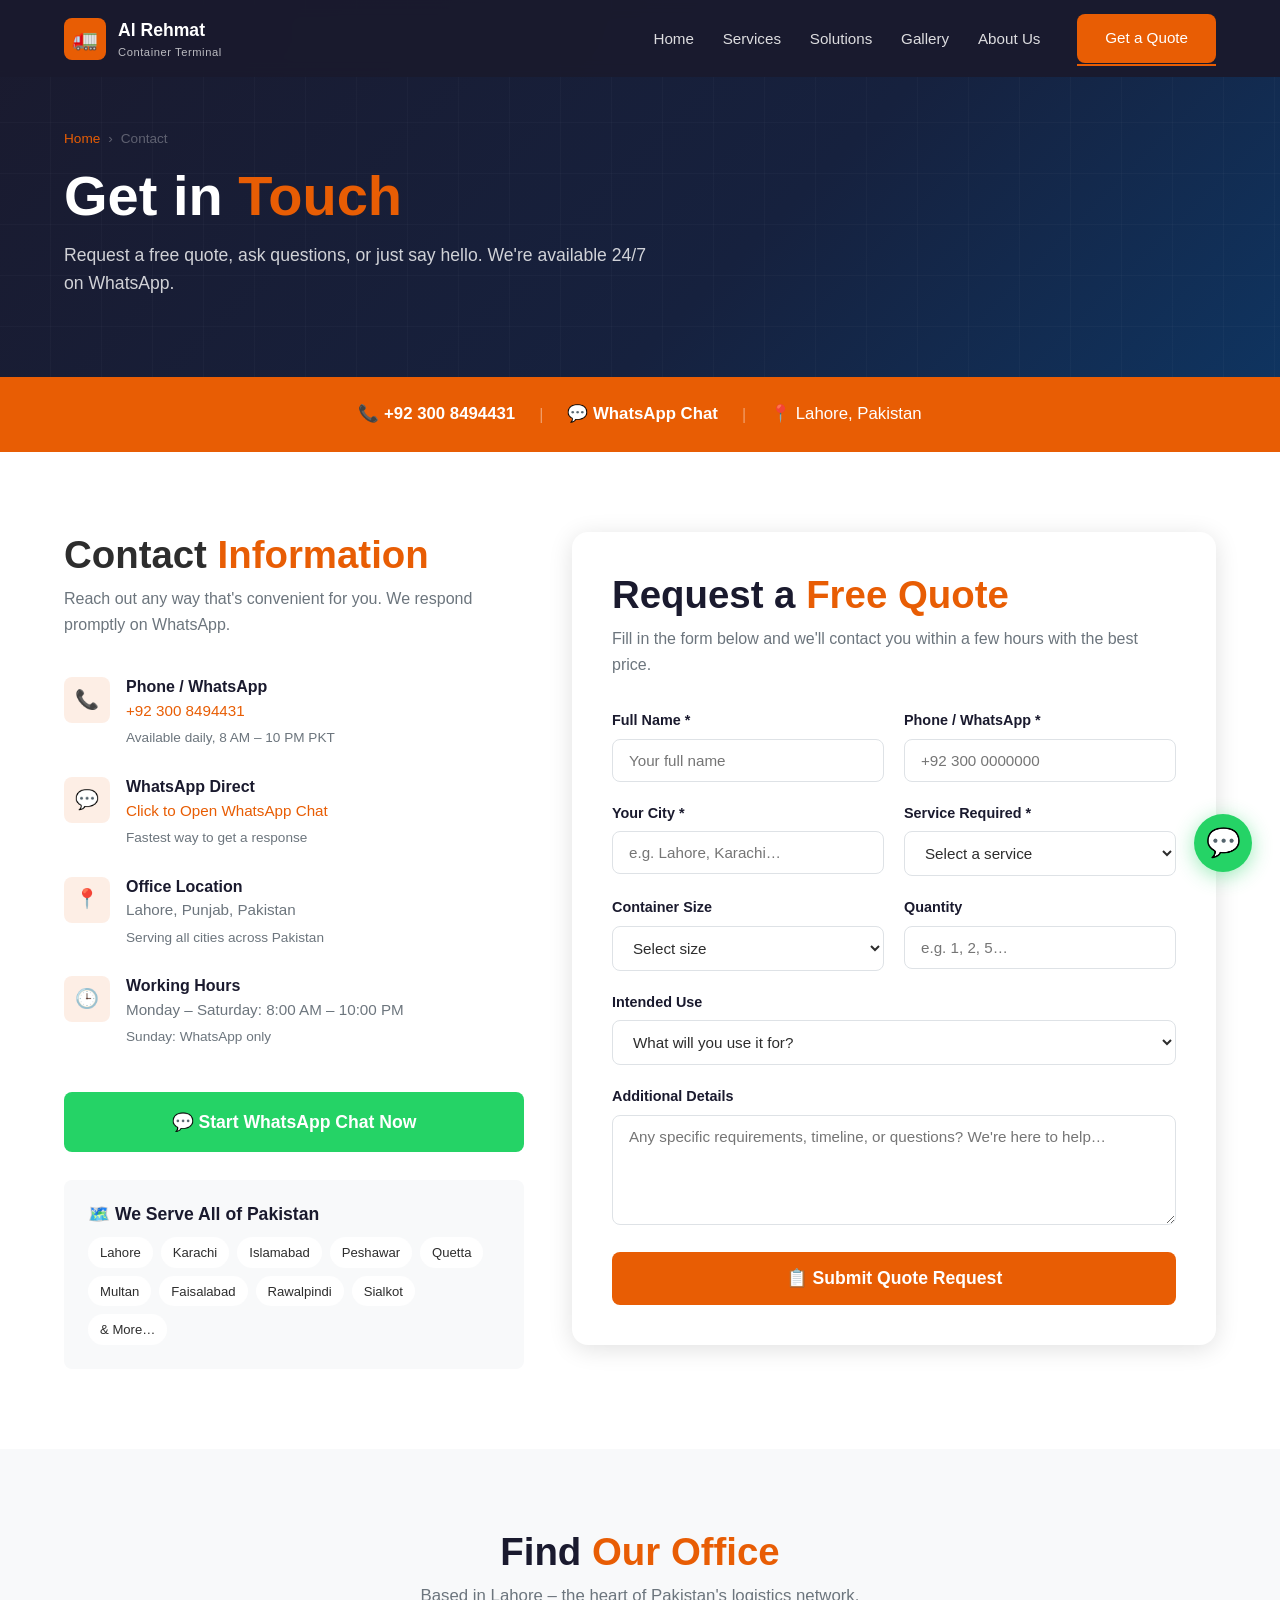
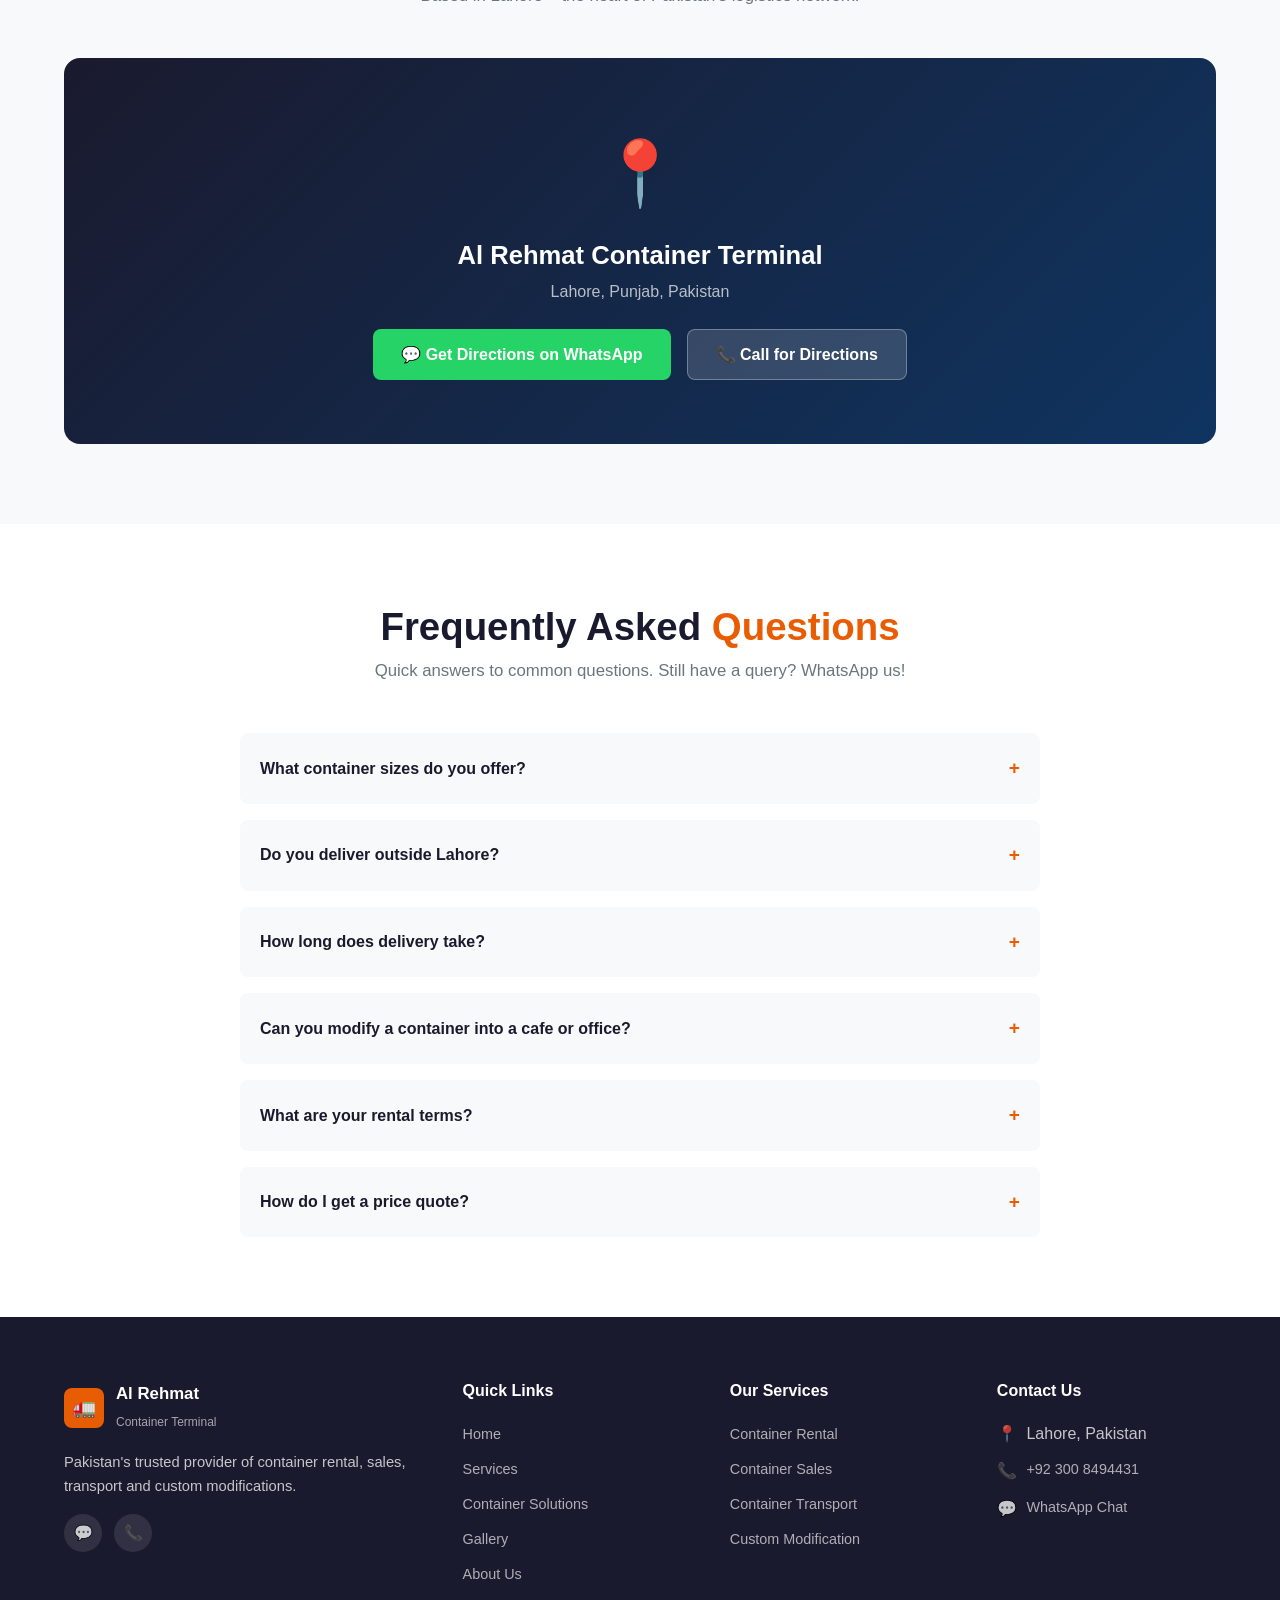
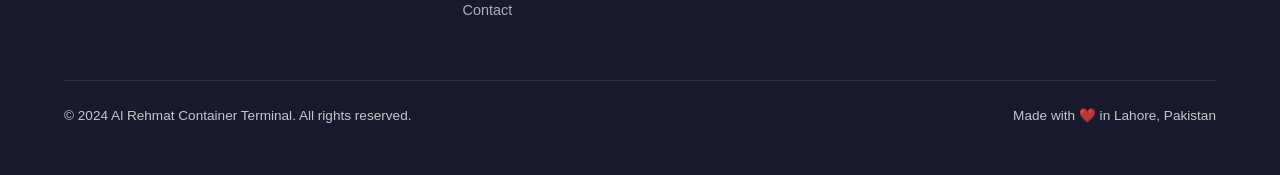
<file: contact.html>
<!DOCTYPE html>
<html lang="en">
<head>
  <meta charset="UTF-8" />
  <meta name="viewport" content="width=device-width, initial-scale=1.0" />
  <title>Contact Us – Al Rehmat Container Terminal</title>
  <meta name="description" content="Contact Al Rehmat Container Terminal. Phone: +92 300 8494431. WhatsApp available. Office in Lahore, Pakistan. Request a free quote today." />
  <meta name="keywords" content="container rental Pakistan contact, container Lahore phone, container quote Pakistan" />
  <link rel="stylesheet" href="css/style.css" />
  <link rel="icon" type="image/svg+xml" href="data:image/svg+xml,<svg xmlns='http://www.w3.org/2000/svg' viewBox='0 0 100 100'><text y='.9em' font-size='90'>🚛</text></svg>" />
</head>
<body>

  <!-- ===== NAVBAR ===== -->
  <nav class="navbar" aria-label="Main navigation">
    <div class="container nav-inner">
      <a href="index.html" class="nav-logo">
        <div class="nav-logo-icon">🚛</div>
        <div class="nav-logo-text">
          <span>Al Rehmat</span>
          <span class="sub">Container Terminal</span>
        </div>
      </a>
      <ul class="nav-links" role="list">
        <li><a href="index.html">Home</a></li>
        <li><a href="services.html">Services</a></li>
        <li><a href="solutions.html">Solutions</a></li>
        <li><a href="gallery.html">Gallery</a></li>
        <li><a href="about.html">About Us</a></li>
        <li><a href="contact.html" class="btn btn-primary nav-cta">Get a Quote</a></li>
      </ul>
      <button class="hamburger" aria-label="Toggle menu" aria-expanded="false">
        <span></span><span></span><span></span>
      </button>
    </div>
  </nav>

  <!-- ===== PAGE HEADER ===== -->
  <header class="page-header">
    <div class="container page-header-content">
      <nav class="breadcrumb" aria-label="Breadcrumb">
        <a href="index.html">Home</a>
        <span>›</span>
        <span>Contact</span>
      </nav>
      <h1>Get in <span class="highlight">Touch</span></h1>
      <p>Request a free quote, ask questions, or just say hello. We're available 24/7 on WhatsApp.</p>
    </div>
  </header>

  <!-- ===== QUICK CONTACT STRIP ===== -->
  <section style="background:var(--primary);padding:1.5rem 0;">
    <div class="container">
      <div style="display:flex;flex-wrap:wrap;gap:1.5rem;align-items:center;justify-content:center;">
        <a href="tel:+923008494431" style="display:flex;align-items:center;gap:.6rem;color:white;text-decoration:none;font-weight:600;font-size:1.05rem;">
          📞 +92 300 8494431
        </a>
        <span style="color:rgba(255,255,255,.4);">|</span>
        <a href="https://wa.me/923008494431?text=Hello%2C%20I%20need%20a%20container%20quote" target="_blank" rel="noopener"
           style="display:flex;align-items:center;gap:.6rem;color:white;text-decoration:none;font-weight:600;font-size:1.05rem;">
          💬 WhatsApp Chat
        </a>
        <span style="color:rgba(255,255,255,.4);">|</span>
        <span style="display:flex;align-items:center;gap:.6rem;color:white;font-size:1.05rem;">
          📍 Lahore, Pakistan
        </span>
      </div>
    </div>
  </section>

  <!-- ===== CONTACT MAIN ===== -->
  <section class="section">
    <div class="container">
      <div class="contact-grid">

        <!-- Contact Info -->
        <div>
          <h2 style="margin-bottom:.5rem;">Contact <span class="highlight">Information</span></h2>
          <p style="color:var(--text-light);margin-bottom:2.5rem;">Reach out any way that's convenient for you. We respond promptly on WhatsApp.</p>

          <div class="contact-info-item">
            <div class="contact-info-icon">📞</div>
            <div class="contact-info-text">
              <h4>Phone / WhatsApp</h4>
              <p><a href="tel:+923008494431">+92 300 8494431</a></p>
              <p style="font-size:.85rem;color:var(--text-light);margin-top:.25rem;">Available daily, 8 AM – 10 PM PKT</p>
            </div>
          </div>

          <div class="contact-info-item">
            <div class="contact-info-icon">💬</div>
            <div class="contact-info-text">
              <h4>WhatsApp Direct</h4>
              <p><a href="https://wa.me/923008494431?text=Hello%2C%20I%20need%20a%20container%20quote" target="_blank" rel="noopener">Click to Open WhatsApp Chat</a></p>
              <p style="font-size:.85rem;color:var(--text-light);margin-top:.25rem;">Fastest way to get a response</p>
            </div>
          </div>

          <div class="contact-info-item">
            <div class="contact-info-icon">📍</div>
            <div class="contact-info-text">
              <h4>Office Location</h4>
              <p>Lahore, Punjab, Pakistan</p>
              <p style="font-size:.85rem;color:var(--text-light);margin-top:.25rem;">Serving all cities across Pakistan</p>
            </div>
          </div>

          <div class="contact-info-item">
            <div class="contact-info-icon">🕒</div>
            <div class="contact-info-text">
              <h4>Working Hours</h4>
              <p>Monday – Saturday: 8:00 AM – 10:00 PM</p>
              <p style="font-size:.85rem;color:var(--text-light);margin-top:.25rem;">Sunday: WhatsApp only</p>
            </div>
          </div>

          <!-- WhatsApp Button -->
          <a href="https://wa.me/923008494431?text=Hello%2C%20I%20need%20a%20container%20quote"
             class="btn btn-whatsapp btn-lg" target="_blank" rel="noopener" style="width:100%;justify-content:center;margin-top:1rem;">
            💬 Start WhatsApp Chat Now
          </a>

          <!-- Coverage Info -->
          <div style="background:var(--light);border-radius:var(--radius);padding:1.5rem;margin-top:1.75rem;">
            <h4 style="color:var(--secondary);margin-bottom:.75rem;">🗺️ We Serve All of Pakistan</h4>
            <div style="display:flex;flex-wrap:wrap;gap:.5rem;">
              <span style="background:white;padding:.3rem .75rem;border-radius:50px;font-size:.82rem;color:var(--text);">Lahore</span>
              <span style="background:white;padding:.3rem .75rem;border-radius:50px;font-size:.82rem;color:var(--text);">Karachi</span>
              <span style="background:white;padding:.3rem .75rem;border-radius:50px;font-size:.82rem;color:var(--text);">Islamabad</span>
              <span style="background:white;padding:.3rem .75rem;border-radius:50px;font-size:.82rem;color:var(--text);">Peshawar</span>
              <span style="background:white;padding:.3rem .75rem;border-radius:50px;font-size:.82rem;color:var(--text);">Quetta</span>
              <span style="background:white;padding:.3rem .75rem;border-radius:50px;font-size:.82rem;color:var(--text);">Multan</span>
              <span style="background:white;padding:.3rem .75rem;border-radius:50px;font-size:.82rem;color:var(--text);">Faisalabad</span>
              <span style="background:white;padding:.3rem .75rem;border-radius:50px;font-size:.82rem;color:var(--text);">Rawalpindi</span>
              <span style="background:white;padding:.3rem .75rem;border-radius:50px;font-size:.82rem;color:var(--text);">Sialkot</span>
              <span style="background:white;padding:.3rem .75rem;border-radius:50px;font-size:.82rem;color:var(--text);">& More…</span>
            </div>
          </div>
        </div>

        <!-- Quote Form -->
        <div>
          <div class="quote-form">
            <h2 style="color:var(--secondary);margin-bottom:.5rem;">Request a <span class="highlight">Free Quote</span></h2>
            <p style="color:var(--text-light);margin-bottom:2rem;">Fill in the form below and we'll contact you within a few hours with the best price.</p>

            <form id="quoteForm">
              <div class="form-row">
                <div class="form-group">
                  <label for="name">Full Name *</label>
                  <input type="text" id="name" name="name" placeholder="Your full name" required />
                </div>
                <div class="form-group">
                  <label for="phone">Phone / WhatsApp *</label>
                  <input type="tel" id="phone" name="phone" placeholder="+92 300 0000000" required />
                </div>
              </div>

              <div class="form-row">
                <div class="form-group">
                  <label for="city">Your City *</label>
                  <input type="text" id="city" name="city" placeholder="e.g. Lahore, Karachi…" required />
                </div>
                <div class="form-group">
                  <label for="service">Service Required *</label>
                  <select id="service" name="service" required>
                    <option value="" disabled selected>Select a service</option>
                    <option value="rental">Container Rental</option>
                    <option value="sales">Container Purchase</option>
                    <option value="transport">Container Transport</option>
                    <option value="modification">Custom Modification</option>
                    <option value="other">Other / Not Sure</option>
                  </select>
                </div>
              </div>

              <div class="form-row">
                <div class="form-group">
                  <label for="container-size">Container Size</label>
                  <select id="container-size" name="container_size">
                    <option value="" disabled selected>Select size</option>
                    <option value="10ft">10ft</option>
                    <option value="20ft">20ft (Standard)</option>
                    <option value="40ft">40ft</option>
                    <option value="40ft-hc">40ft High Cube</option>
                    <option value="not-sure">Not Sure</option>
                  </select>
                </div>
                <div class="form-group">
                  <label for="quantity">Quantity</label>
                  <input type="number" id="quantity" name="quantity" placeholder="e.g. 1, 2, 5…" min="1" />
                </div>
              </div>

              <div class="form-group">
                <label for="usage">Intended Use</label>
                <select id="usage" name="usage">
                  <option value="" disabled selected>What will you use it for?</option>
                  <option value="storage">Storage (Business / Home)</option>
                  <option value="office">Container Office</option>
                  <option value="cafe">Container Cafe / Restaurant</option>
                  <option value="shop">Container Shop / Store</option>
                  <option value="site-office">Construction Site Office</option>
                  <option value="home">Portable Home</option>
                  <option value="warehouse">Warehouse</option>
                  <option value="security">Security Cabin</option>
                  <option value="other">Other</option>
                </select>
              </div>

              <div class="form-group">
                <label for="message">Additional Details</label>
                <textarea id="message" name="message" placeholder="Any specific requirements, timeline, or questions? We're here to help…"></textarea>
              </div>

              <button type="submit" class="btn btn-primary btn-lg" style="width:100%;justify-content:center;">
                📋 Submit Quote Request
              </button>

              <div id="formSuccess" class="form-success">
                ✅ Thank you! We've received your request and will contact you on WhatsApp shortly.
              </div>
            </form>
          </div>
        </div>

      </div>
    </div>
  </section>

  <!-- ===== MAP PLACEHOLDER ===== -->
  <section class="section section-alt">
    <div class="container">
      <h2 class="section-title">Find <span class="highlight">Our Office</span></h2>
      <p class="section-subtitle">Based in Lahore – the heart of Pakistan's logistics network.</p>
      <div style="background:linear-gradient(135deg,var(--secondary),#0f3460);border-radius:var(--radius-lg);padding:4rem;text-align:center;color:white;">
        <div style="font-size:4rem;margin-bottom:1rem;">📍</div>
        <h3 style="color:white;margin-bottom:.5rem;">Al Rehmat Container Terminal</h3>
        <p style="color:rgba(255,255,255,.7);margin-bottom:1.5rem;">Lahore, Punjab, Pakistan</p>
        <div style="display:flex;gap:1rem;justify-content:center;flex-wrap:wrap;">
          <a href="https://wa.me/923008494431?text=Hello%2C%20I%20need%20directions%20to%20your%20office" class="btn btn-whatsapp" target="_blank" rel="noopener">💬 Get Directions on WhatsApp</a>
          <a href="tel:+923008494431" class="btn" style="background:rgba(255,255,255,.15);color:white;border:1px solid rgba(255,255,255,.3);">📞 Call for Directions</a>
        </div>
      </div>
    </div>
  </section>

  <!-- ===== FAQ ===== -->
  <section class="section">
    <div class="container">
      <h2 class="section-title">Frequently Asked <span class="highlight">Questions</span></h2>
      <p class="section-subtitle">Quick answers to common questions. Still have a query? WhatsApp us!</p>
      <div style="max-width:800px;margin:0 auto;display:grid;gap:1rem;">

        <details style="background:var(--light);border-radius:var(--radius);padding:1.25rem;cursor:pointer;">
          <summary style="font-weight:600;color:var(--secondary);font-size:1rem;list-style:none;display:flex;justify-content:space-between;align-items:center;">
            What container sizes do you offer?
            <span style="color:var(--primary);font-size:1.2rem;">+</span>
          </summary>
          <p style="color:var(--text-light);margin:1rem 0 0;font-size:.95rem;">We offer 10ft, 20ft, 40ft standard and 40ft High-Cube containers. Both new and quality-certified used containers are available for rent or purchase.</p>
        </details>

        <details style="background:var(--light);border-radius:var(--radius);padding:1.25rem;cursor:pointer;">
          <summary style="font-weight:600;color:var(--secondary);font-size:1rem;list-style:none;display:flex;justify-content:space-between;align-items:center;">
            Do you deliver outside Lahore?
            <span style="color:var(--primary);font-size:1.2rem;">+</span>
          </summary>
          <p style="color:var(--text-light);margin:1rem 0 0;font-size:.95rem;">Yes! We deliver across all of Pakistan – Karachi, Islamabad, Peshawar, Quetta, Multan, Faisalabad and beyond. Contact us for delivery charges to your city.</p>
        </details>

        <details style="background:var(--light);border-radius:var(--radius);padding:1.25rem;cursor:pointer;">
          <summary style="font-weight:600;color:var(--secondary);font-size:1rem;list-style:none;display:flex;justify-content:space-between;align-items:center;">
            How long does delivery take?
            <span style="color:var(--primary);font-size:1.2rem;">+</span>
          </summary>
          <p style="color:var(--text-light);margin:1rem 0 0;font-size:.95rem;">Same-day or next-day delivery is available in Lahore. For other cities, delivery typically takes 1-3 business days depending on location.</p>
        </details>

        <details style="background:var(--light);border-radius:var(--radius);padding:1.25rem;cursor:pointer;">
          <summary style="font-weight:600;color:var(--secondary);font-size:1rem;list-style:none;display:flex;justify-content:space-between;align-items:center;">
            Can you modify a container into a cafe or office?
            <span style="color:var(--primary);font-size:1.2rem;">+</span>
          </summary>
          <p style="color:var(--text-light);margin:1rem 0 0;font-size:.95rem;">Absolutely! We have an experienced modification team that can convert containers into cafes, offices, shops, homes and more. Contact us to discuss your project and get a custom quote.</p>
        </details>

        <details style="background:var(--light);border-radius:var(--radius);padding:1.25rem;cursor:pointer;">
          <summary style="font-weight:600;color:var(--secondary);font-size:1rem;list-style:none;display:flex;justify-content:space-between;align-items:center;">
            What are your rental terms?
            <span style="color:var(--primary);font-size:1.2rem;">+</span>
          </summary>
          <p style="color:var(--text-light);margin:1rem 0 0;font-size:.95rem;">We offer flexible rental periods – daily, weekly, monthly and long-term contracts. Longer rentals come with discounted rates. Delivery and pickup are included in all rental plans.</p>
        </details>

        <details style="background:var(--light);border-radius:var(--radius);padding:1.25rem;cursor:pointer;">
          <summary style="font-weight:600;color:var(--secondary);font-size:1rem;list-style:none;display:flex;justify-content:space-between;align-items:center;">
            How do I get a price quote?
            <span style="color:var(--primary);font-size:1.2rem;">+</span>
          </summary>
          <p style="color:var(--text-light);margin:1rem 0 0;font-size:.95rem;">The fastest way is to WhatsApp us at +92 300 8494431 or fill in the quote form above. We respond within a few hours with a detailed, transparent price breakdown.</p>
        </details>

      </div>
    </div>
  </section>

  <!-- ===== FOOTER ===== -->
  <footer class="footer">
    <div class="container">
      <div class="footer-grid">
        <div class="footer-brand">
          <div class="footer-logo">
            <div class="footer-logo-icon">🚛</div>
            <div>
              <span>Al Rehmat</span><br/>
              <span style="font-size:.75rem;opacity:.6;font-weight:400;">Container Terminal</span>
            </div>
          </div>
          <p>Pakistan's trusted provider of container rental, sales, transport and custom modifications.</p>
          <div class="social-links">
            <a href="https://wa.me/923008494431" class="social-link" target="_blank" rel="noopener" aria-label="WhatsApp">💬</a>
            <a href="tel:+923008494431" class="social-link" aria-label="Phone">📞</a>
          </div>
        </div>
        <div>
          <h4>Quick Links</h4>
          <ul class="footer-links">
            <li><a href="index.html">Home</a></li>
            <li><a href="services.html">Services</a></li>
            <li><a href="solutions.html">Container Solutions</a></li>
            <li><a href="gallery.html">Gallery</a></li>
            <li><a href="about.html">About Us</a></li>
            <li><a href="contact.html">Contact</a></li>
          </ul>
        </div>
        <div>
          <h4>Our Services</h4>
          <ul class="footer-links">
            <li><a href="services.html#rental">Container Rental</a></li>
            <li><a href="services.html#sales">Container Sales</a></li>
            <li><a href="services.html#transport">Container Transport</a></li>
            <li><a href="services.html#modification">Custom Modification</a></li>
          </ul>
        </div>
        <div>
          <h4>Contact Us</h4>
          <div class="footer-contact-item"><span>📍</span><span>Lahore, Pakistan</span></div>
          <div class="footer-contact-item"><span>📞</span><a href="tel:+923008494431">+92 300 8494431</a></div>
          <div class="footer-contact-item"><span>💬</span><a href="https://wa.me/923008494431" target="_blank" rel="noopener">WhatsApp Chat</a></div>
        </div>
      </div>
      <div class="footer-bottom">
        <p>© 2024 Al Rehmat Container Terminal. All rights reserved.</p>
        <p>Made with ❤️ in Lahore, Pakistan</p>
      </div>
    </div>
  </footer>

  <a href="https://wa.me/923008494431?text=Hello%2C%20I%20need%20a%20container%20quote"
     class="whatsapp-float" target="_blank" rel="noopener" aria-label="Chat on WhatsApp">
    <span class="whatsapp-tooltip">Chat on WhatsApp</span>
    💬
  </a>

  <script src="js/main.js"></script>
</body>
</html>
</file>
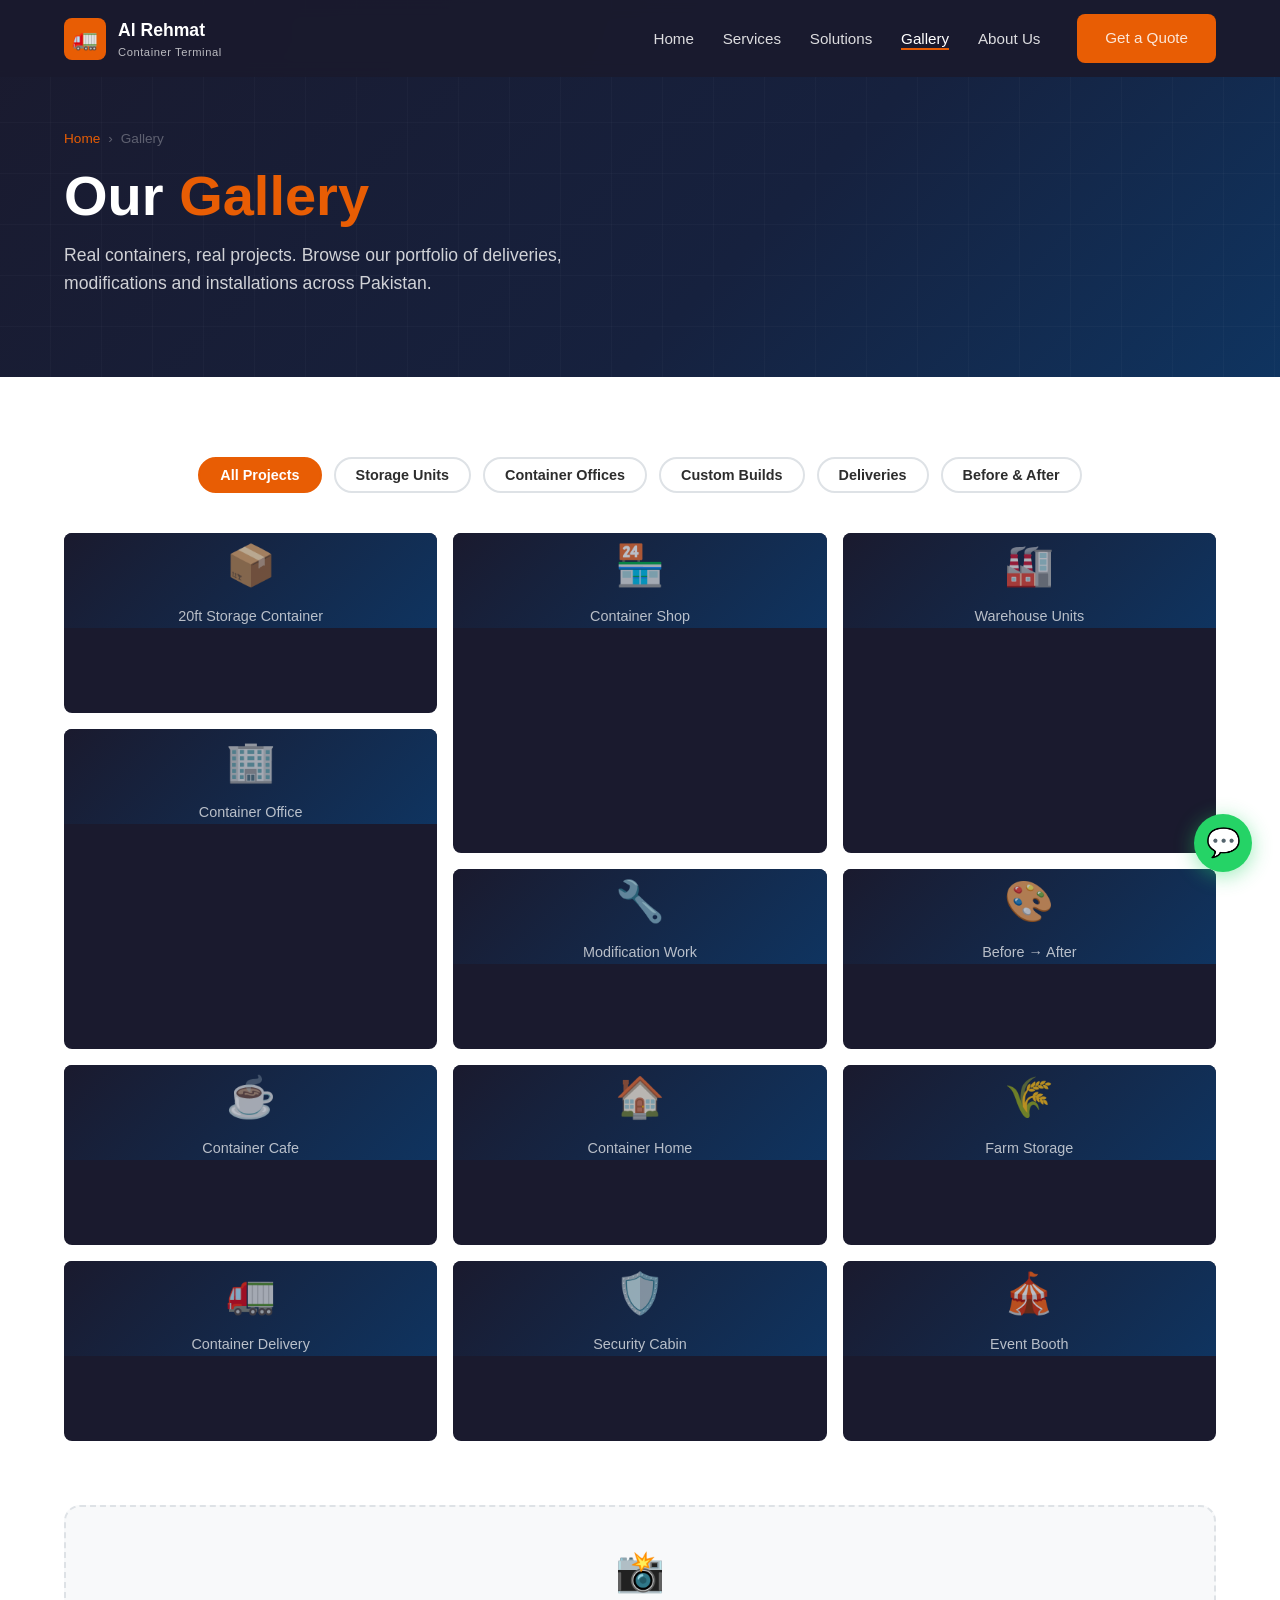
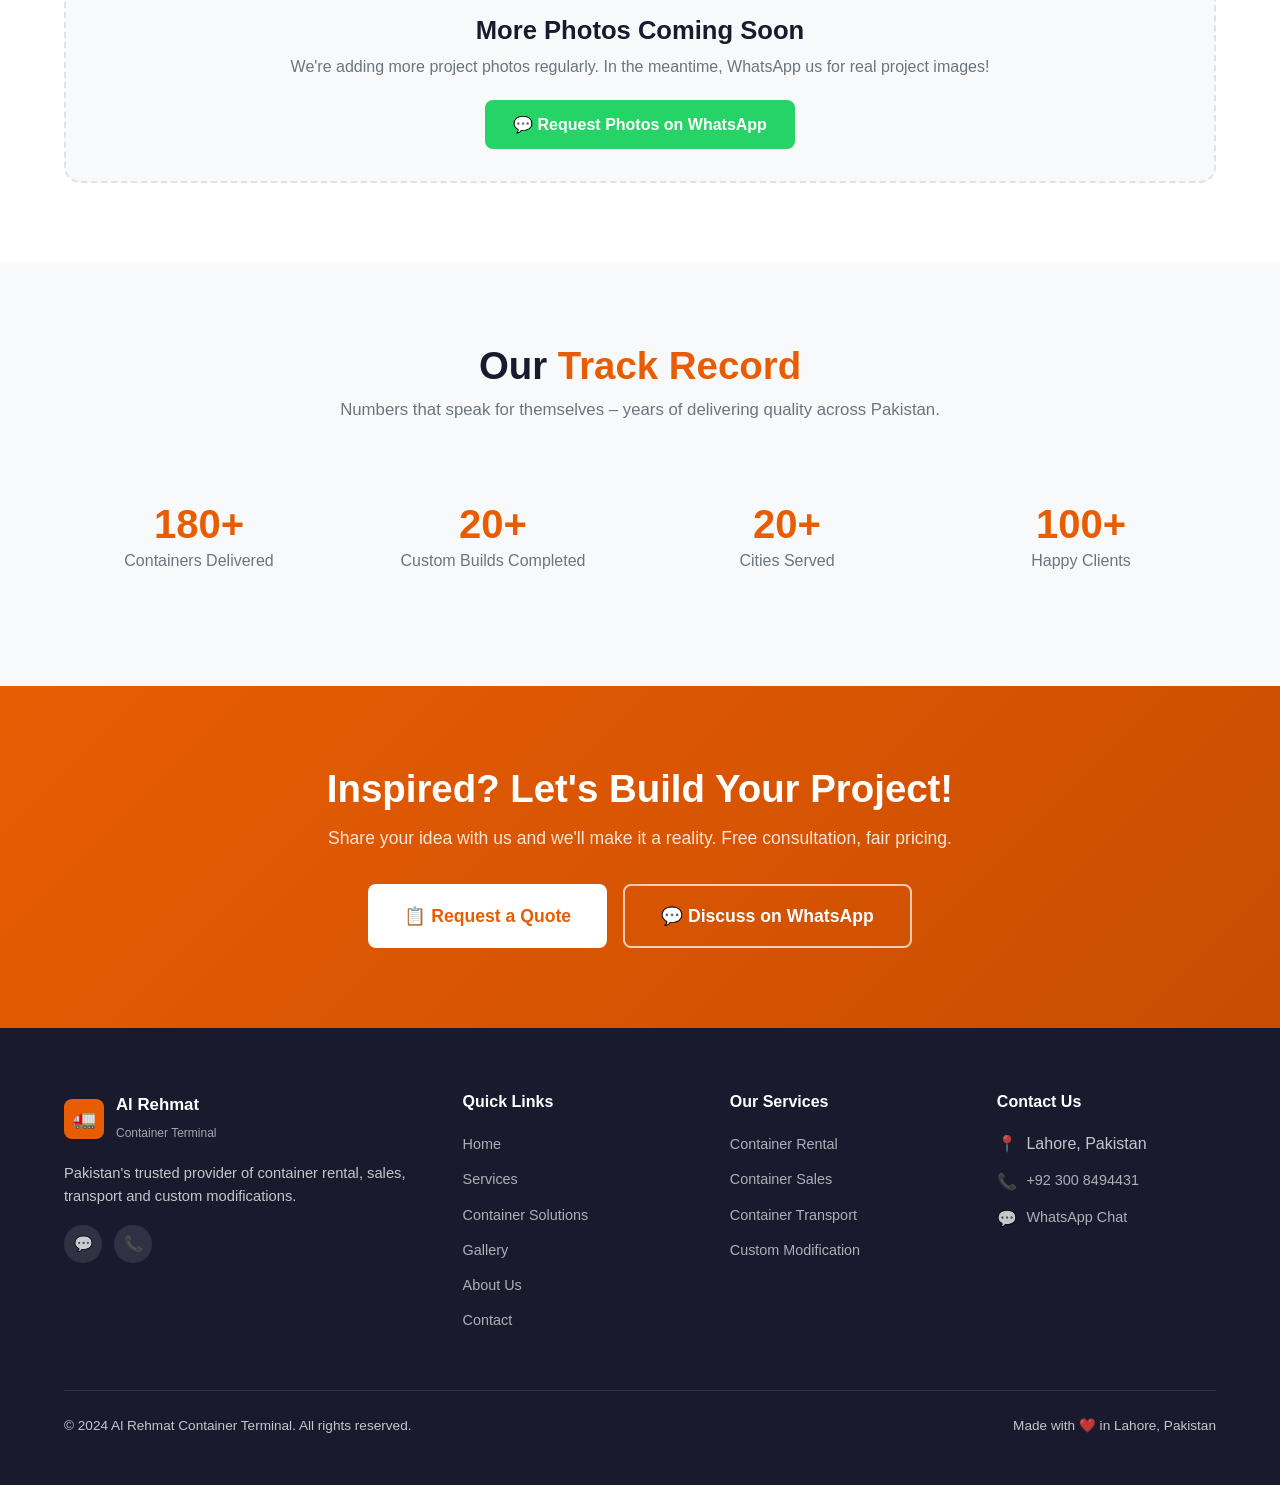
<file: gallery.html>
<!DOCTYPE html>
<html lang="en">
<head>
  <meta charset="UTF-8" />
  <meta name="viewport" content="width=device-width, initial-scale=1.0" />
  <title>Gallery – Al Rehmat Container Terminal</title>
  <meta name="description" content="View our gallery of container projects – storage units, offices, cafes, shops and deliveries across Pakistan." />
  <link rel="stylesheet" href="css/style.css" />
  <link rel="icon" type="image/svg+xml" href="data:image/svg+xml,<svg xmlns='http://www.w3.org/2000/svg' viewBox='0 0 100 100'><text y='.9em' font-size='90'>🚛</text></svg>" />
  <style>
    .gallery-filter {
      display: flex;
      flex-wrap: wrap;
      gap: .75rem;
      justify-content: center;
      margin-bottom: 2.5rem;
    }
    .filter-btn {
      padding: .5rem 1.25rem;
      border-radius: 50px;
      border: 2px solid var(--border);
      background: var(--white);
      color: var(--text);
      font-size: .9rem;
      font-weight: 600;
      cursor: pointer;
      transition: all var(--transition);
    }
    .filter-btn:hover, .filter-btn.active {
      background: var(--primary);
      border-color: var(--primary);
      color: var(--white);
    }
    .gallery-masonry {
      columns: 3;
      column-gap: 1rem;
    }
    .gallery-masonry .gallery-item {
      break-inside: avoid;
      margin-bottom: 1rem;
      aspect-ratio: auto;
      min-height: 180px;
    }
    .gallery-masonry .gallery-item.tall-card { min-height: 320px; }
    @media (max-width: 768px) {
      .gallery-masonry { columns: 2; }
    }
    @media (max-width: 480px) {
      .gallery-masonry { columns: 1; }
    }
  </style>
</head>
<body>

  <!-- ===== NAVBAR ===== -->
  <nav class="navbar" aria-label="Main navigation">
    <div class="container nav-inner">
      <a href="index.html" class="nav-logo">
        <div class="nav-logo-icon">🚛</div>
        <div class="nav-logo-text">
          <span>Al Rehmat</span>
          <span class="sub">Container Terminal</span>
        </div>
      </a>
      <ul class="nav-links" role="list">
        <li><a href="index.html">Home</a></li>
        <li><a href="services.html">Services</a></li>
        <li><a href="solutions.html">Solutions</a></li>
        <li><a href="gallery.html">Gallery</a></li>
        <li><a href="about.html">About Us</a></li>
        <li><a href="contact.html" class="btn btn-primary nav-cta">Get a Quote</a></li>
      </ul>
      <button class="hamburger" aria-label="Toggle menu" aria-expanded="false">
        <span></span><span></span><span></span>
      </button>
    </div>
  </nav>

  <!-- ===== PAGE HEADER ===== -->
  <header class="page-header">
    <div class="container page-header-content">
      <nav class="breadcrumb" aria-label="Breadcrumb">
        <a href="index.html">Home</a>
        <span>›</span>
        <span>Gallery</span>
      </nav>
      <h1>Our <span class="highlight">Gallery</span></h1>
      <p>Real containers, real projects. Browse our portfolio of deliveries, modifications and installations across Pakistan.</p>
    </div>
  </header>

  <!-- ===== GALLERY ===== -->
  <section class="section">
    <div class="container">

      <!-- Filter Tabs -->
      <div class="gallery-filter">
        <button class="filter-btn active" data-filter="all">All Projects</button>
        <button class="filter-btn" data-filter="storage">Storage Units</button>
        <button class="filter-btn" data-filter="office">Container Offices</button>
        <button class="filter-btn" data-filter="custom">Custom Builds</button>
        <button class="filter-btn" data-filter="delivery">Deliveries</button>
        <button class="filter-btn" data-filter="before-after">Before &amp; After</button>
      </div>

      <!-- Gallery Grid -->
      <div class="gallery-masonry">

        <div class="gallery-item" data-category="storage">
          <div class="gallery-placeholder">
            <span>📦</span>
            20ft Storage Container
          </div>
          <div class="gallery-overlay">
            <div class="gallery-caption">20ft Standard Storage – Lahore</div>
          </div>
        </div>

        <div class="gallery-item tall-card" data-category="office">
          <div class="gallery-placeholder">
            <span>🏢</span>
            Container Office
          </div>
          <div class="gallery-overlay">
            <div class="gallery-caption">Container Site Office – Islamabad</div>
          </div>
        </div>

        <div class="gallery-item" data-category="custom">
          <div class="gallery-placeholder">
            <span>☕</span>
            Container Cafe
          </div>
          <div class="gallery-overlay">
            <div class="gallery-caption">Custom Container Cafe – Lahore</div>
          </div>
        </div>

        <div class="gallery-item" data-category="delivery">
          <div class="gallery-placeholder">
            <span>🚛</span>
            Container Delivery
          </div>
          <div class="gallery-overlay">
            <div class="gallery-caption">40ft Container Delivery – Karachi</div>
          </div>
        </div>

        <div class="gallery-item tall-card" data-category="custom">
          <div class="gallery-placeholder">
            <span>🏪</span>
            Container Shop
          </div>
          <div class="gallery-overlay">
            <div class="gallery-caption">Container Retail Store – Faisalabad</div>
          </div>
        </div>

        <div class="gallery-item" data-category="before-after">
          <div class="gallery-placeholder">
            <span>🔧</span>
            Modification Work
          </div>
          <div class="gallery-overlay">
            <div class="gallery-caption">Windows & Doors Modification</div>
          </div>
        </div>

        <div class="gallery-item" data-category="custom">
          <div class="gallery-placeholder">
            <span>🏠</span>
            Container Home
          </div>
          <div class="gallery-overlay">
            <div class="gallery-caption">Portable Container Home – Punjab</div>
          </div>
        </div>

        <div class="gallery-item" data-category="custom">
          <div class="gallery-placeholder">
            <span>🛡️</span>
            Security Cabin
          </div>
          <div class="gallery-overlay">
            <div class="gallery-caption">Container Security Cabin – Multan</div>
          </div>
        </div>

        <div class="gallery-item tall-card" data-category="storage">
          <div class="gallery-placeholder">
            <span>🏭</span>
            Warehouse Units
          </div>
          <div class="gallery-overlay">
            <div class="gallery-caption">Container Warehouse Complex – Karachi</div>
          </div>
        </div>

        <div class="gallery-item" data-category="before-after">
          <div class="gallery-placeholder">
            <span>🎨</span>
            Before → After
          </div>
          <div class="gallery-overlay">
            <div class="gallery-caption">Before & After: Cafe Conversion</div>
          </div>
        </div>

        <div class="gallery-item" data-category="storage">
          <div class="gallery-placeholder">
            <span>🌾</span>
            Farm Storage
          </div>
          <div class="gallery-overlay">
            <div class="gallery-caption">Farm Storage Unit – Sahiwal</div>
          </div>
        </div>

        <div class="gallery-item" data-category="delivery">
          <div class="gallery-placeholder">
            <span>🎪</span>
            Event Booth
          </div>
          <div class="gallery-overlay">
            <div class="gallery-caption">Container Event Booth – Islamabad</div>
          </div>
        </div>

      </div>

      <!-- Upload Notice -->
      <div style="background:var(--light);border-radius:var(--radius-lg);padding:2rem;text-align:center;margin-top:3rem;border:2px dashed var(--border);">
        <div style="font-size:2.5rem;margin-bottom:.75rem;">📸</div>
        <h3 style="color:var(--secondary);margin-bottom:.5rem;">More Photos Coming Soon</h3>
        <p style="color:var(--text-light);margin-bottom:1.25rem;">We're adding more project photos regularly. In the meantime, WhatsApp us for real project images!</p>
        <a href="https://wa.me/923008494431?text=Hello%2C%20please%20share%20container%20photos" class="btn btn-whatsapp" target="_blank" rel="noopener">💬 Request Photos on WhatsApp</a>
      </div>
    </div>
  </section>

  <!-- ===== PROJECT STATS ===== -->
  <section class="section section-alt">
    <div class="container">
      <h2 class="section-title">Our <span class="highlight">Track Record</span></h2>
      <p class="section-subtitle">Numbers that speak for themselves – years of delivering quality across Pakistan.</p>
      <div class="grid-4">
        <div style="text-align:center;padding:2rem;">
          <div class="stat-number" data-target="500" data-suffix="+" style="color:var(--primary);font-size:2.5rem;font-weight:700;">500+</div>
          <div style="color:var(--text-light);margin-top:.25rem;">Containers Delivered</div>
        </div>
        <div style="text-align:center;padding:2rem;">
          <div class="stat-number" data-target="50" data-suffix="+" style="color:var(--primary);font-size:2.5rem;font-weight:700;">50+</div>
          <div style="color:var(--text-light);margin-top:.25rem;">Custom Builds Completed</div>
        </div>
        <div style="text-align:center;padding:2rem;">
          <div class="stat-number" data-target="30" data-suffix="+" style="color:var(--primary);font-size:2.5rem;font-weight:700;">30+</div>
          <div style="color:var(--text-light);margin-top:.25rem;">Cities Served</div>
        </div>
        <div style="text-align:center;padding:2rem;">
          <div class="stat-number" data-target="300" data-suffix="+" style="color:var(--primary);font-size:2.5rem;font-weight:700;">300+</div>
          <div style="color:var(--text-light);margin-top:.25rem;">Happy Clients</div>
        </div>
      </div>
    </div>
  </section>

  <!-- ===== CTA BANNER ===== -->
  <section class="cta-banner">
    <div class="container">
      <h2>Inspired? Let's Build Your Project!</h2>
      <p>Share your idea with us and we'll make it a reality. Free consultation, fair pricing.</p>
      <div class="cta-actions">
        <a href="contact.html" class="btn btn-white btn-lg">📋 Request a Quote</a>
        <a href="https://wa.me/923008494431?text=Hello%2C%20I%20saw%20your%20gallery%20and%20want%20a%20similar%20project" class="btn btn-outline-white btn-lg" target="_blank" rel="noopener">💬 Discuss on WhatsApp</a>
      </div>
    </div>
  </section>

  <!-- ===== FOOTER ===== -->
  <footer class="footer">
    <div class="container">
      <div class="footer-grid">
        <div class="footer-brand">
          <div class="footer-logo">
            <div class="footer-logo-icon">🚛</div>
            <div>
              <span>Al Rehmat</span><br/>
              <span style="font-size:.75rem;opacity:.6;font-weight:400;">Container Terminal</span>
            </div>
          </div>
          <p>Pakistan's trusted provider of container rental, sales, transport and custom modifications.</p>
          <div class="social-links">
            <a href="https://wa.me/923008494431" class="social-link" target="_blank" rel="noopener" aria-label="WhatsApp">💬</a>
            <a href="tel:+923008494431" class="social-link" aria-label="Phone">📞</a>
          </div>
        </div>
        <div>
          <h4>Quick Links</h4>
          <ul class="footer-links">
            <li><a href="index.html">Home</a></li>
            <li><a href="services.html">Services</a></li>
            <li><a href="solutions.html">Container Solutions</a></li>
            <li><a href="gallery.html">Gallery</a></li>
            <li><a href="about.html">About Us</a></li>
            <li><a href="contact.html">Contact</a></li>
          </ul>
        </div>
        <div>
          <h4>Our Services</h4>
          <ul class="footer-links">
            <li><a href="services.html#rental">Container Rental</a></li>
            <li><a href="services.html#sales">Container Sales</a></li>
            <li><a href="services.html#transport">Container Transport</a></li>
            <li><a href="services.html#modification">Custom Modification</a></li>
          </ul>
        </div>
        <div>
          <h4>Contact Us</h4>
          <div class="footer-contact-item"><span>📍</span><span>Lahore, Pakistan</span></div>
          <div class="footer-contact-item"><span>📞</span><a href="tel:+923008494431">+92 300 8494431</a></div>
          <div class="footer-contact-item"><span>💬</span><a href="https://wa.me/923008494431" target="_blank" rel="noopener">WhatsApp Chat</a></div>
        </div>
      </div>
      <div class="footer-bottom">
        <p>© 2024 Al Rehmat Container Terminal. All rights reserved.</p>
        <p>Made with ❤️ in Lahore, Pakistan</p>
      </div>
    </div>
  </footer>

  <a href="https://wa.me/923008494431?text=Hello%2C%20I%20need%20a%20container%20quote"
     class="whatsapp-float" target="_blank" rel="noopener" aria-label="Chat on WhatsApp">
    <span class="whatsapp-tooltip">Chat on WhatsApp</span>
    💬
  </a>

  <script src="js/main.js"></script>
  <script>
    // Gallery filter functionality
    document.querySelectorAll('.filter-btn').forEach(btn => {
      btn.addEventListener('click', () => {
        document.querySelectorAll('.filter-btn').forEach(b => b.classList.remove('active'));
        btn.classList.add('active');

        const filter = btn.dataset.filter;
        document.querySelectorAll('.gallery-item').forEach(item => {
          if (filter === 'all' || item.dataset.category === filter) {
            item.style.display = '';
          } else {
            item.style.display = 'none';
          }
        });
      });
    });
  </script>
</body>
</html>
</file>
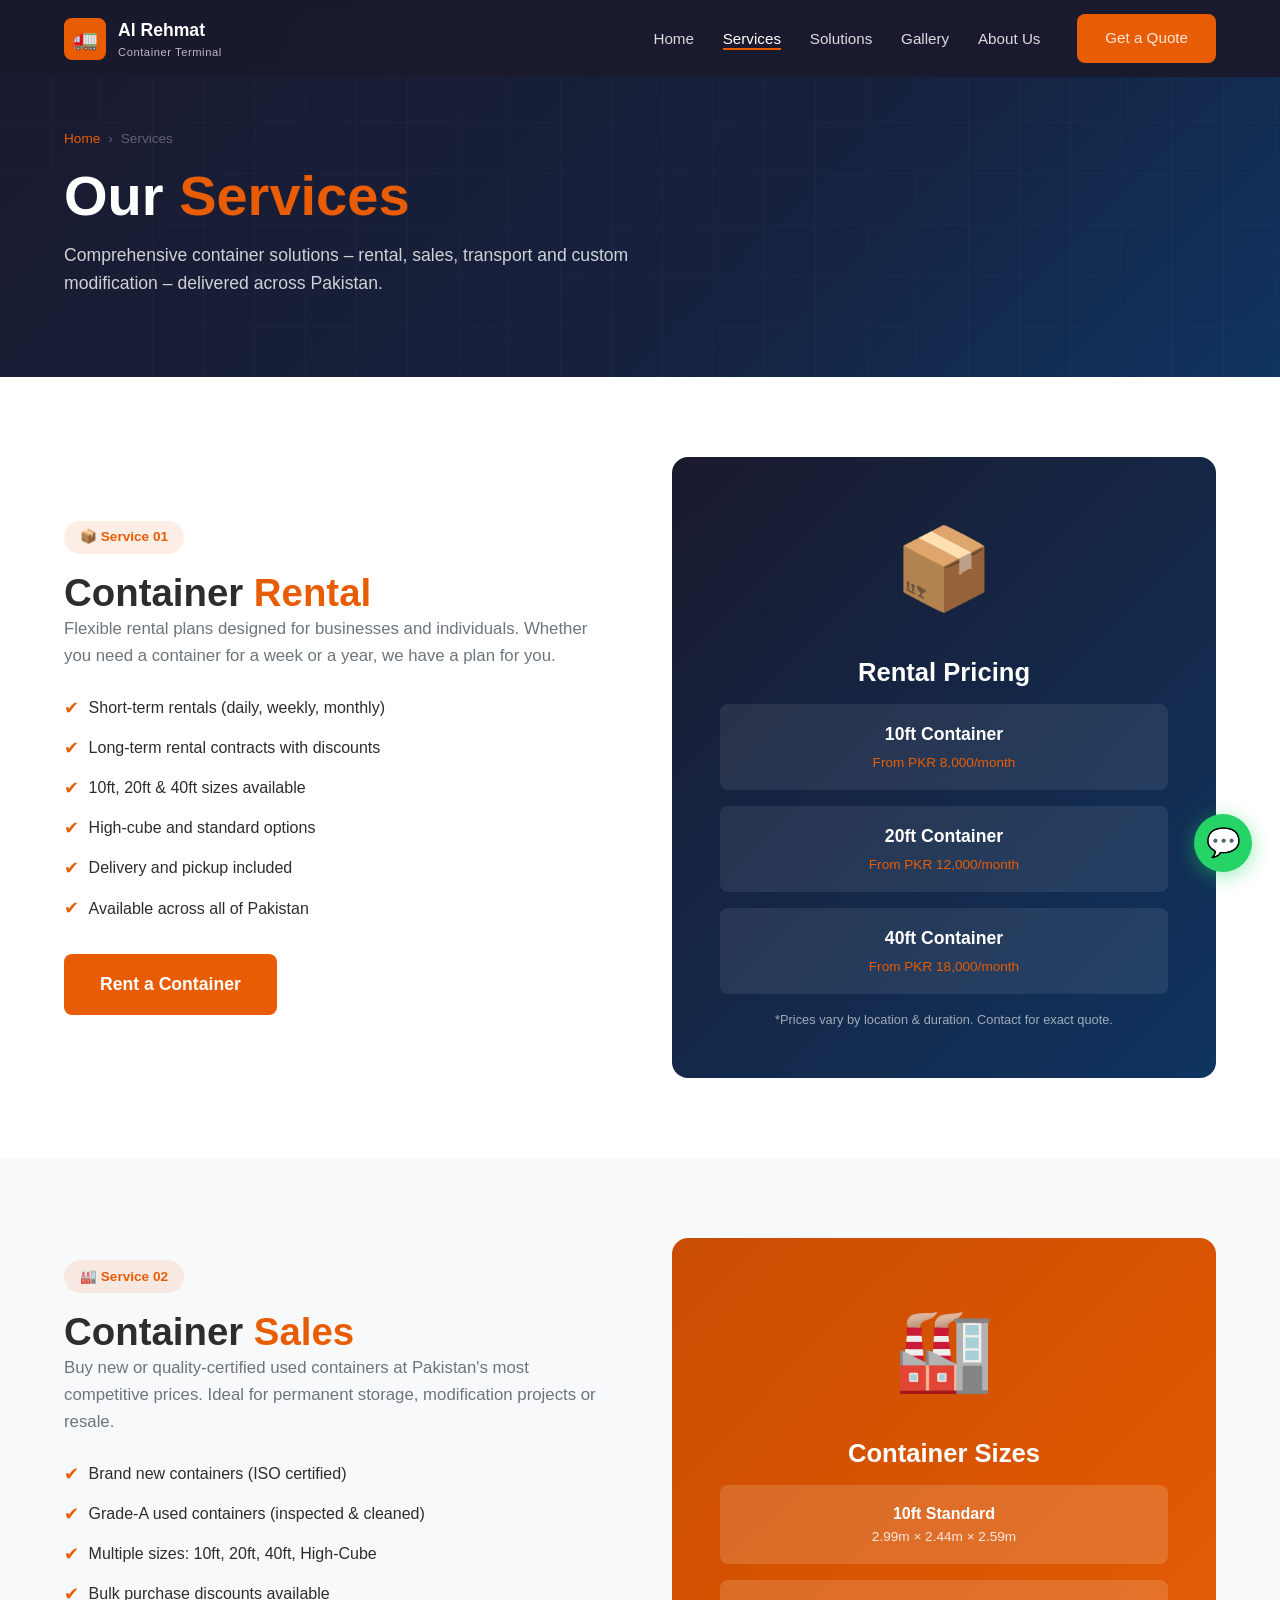
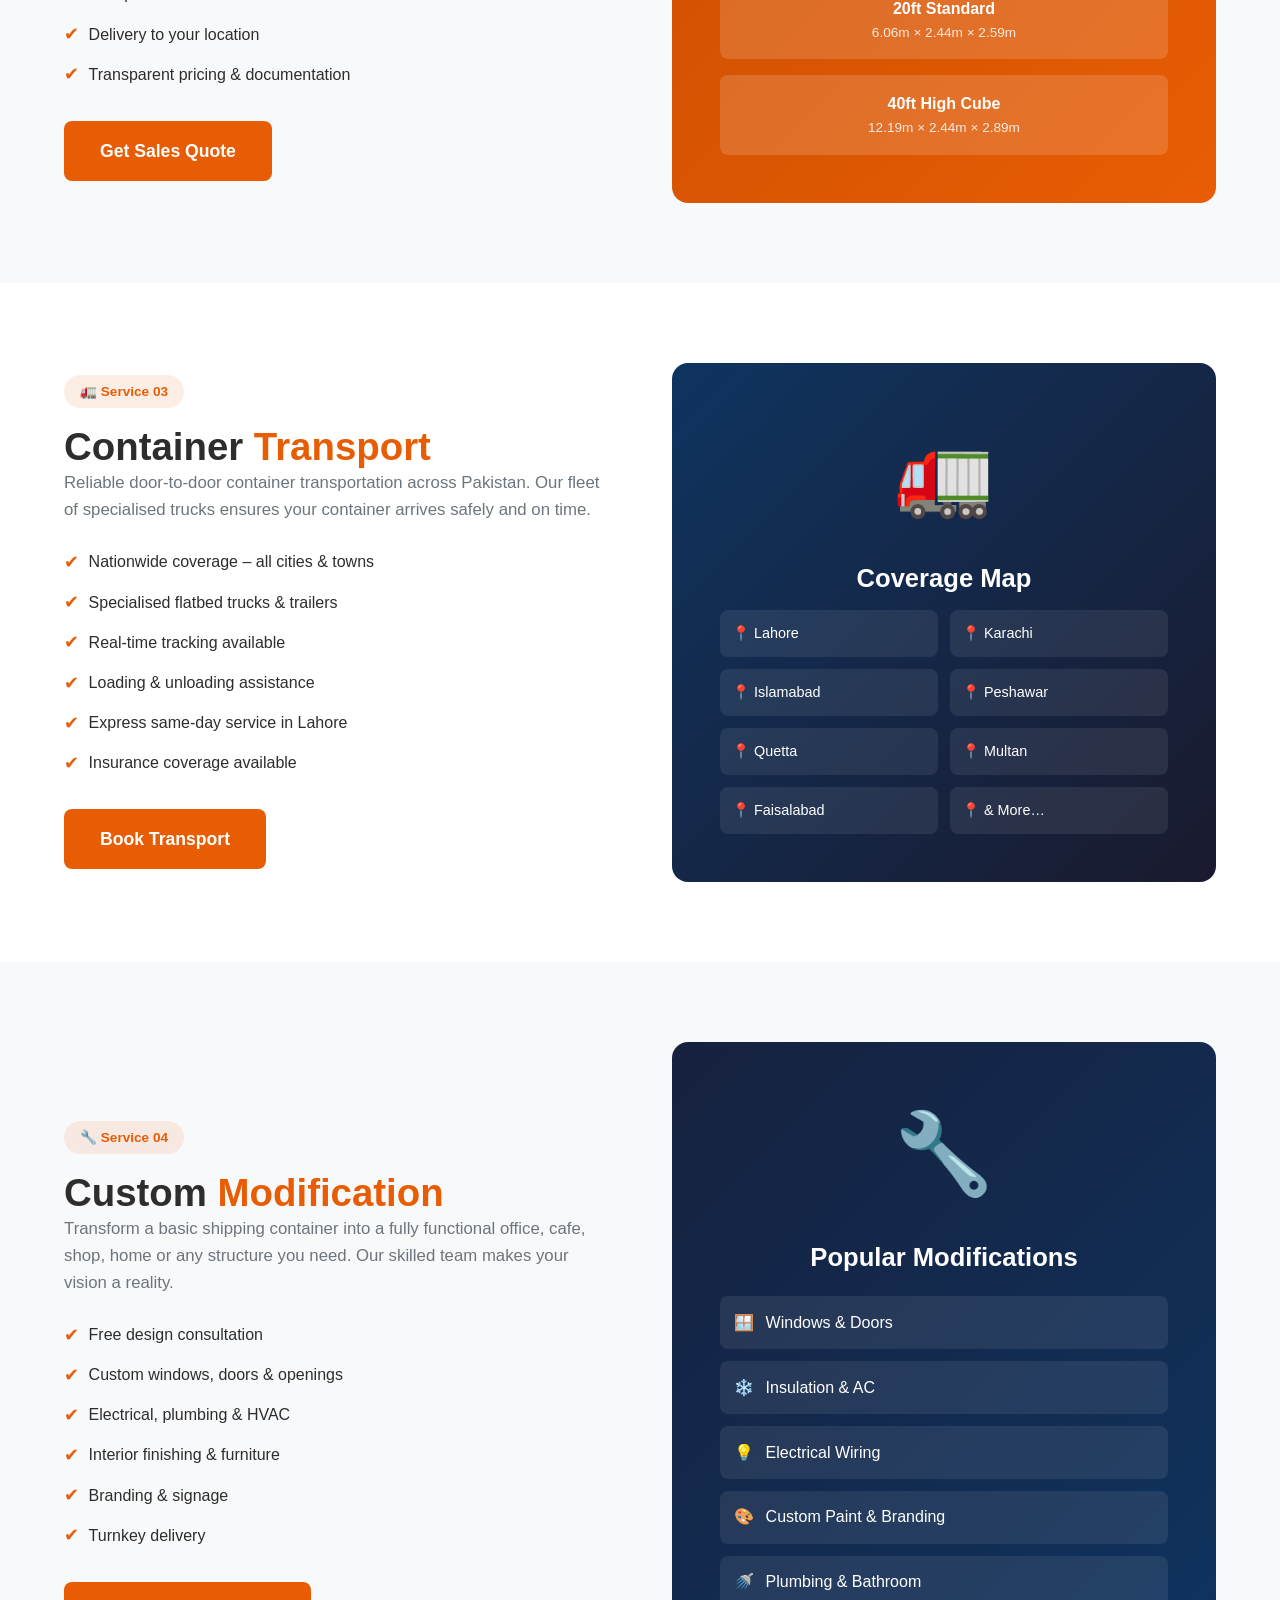
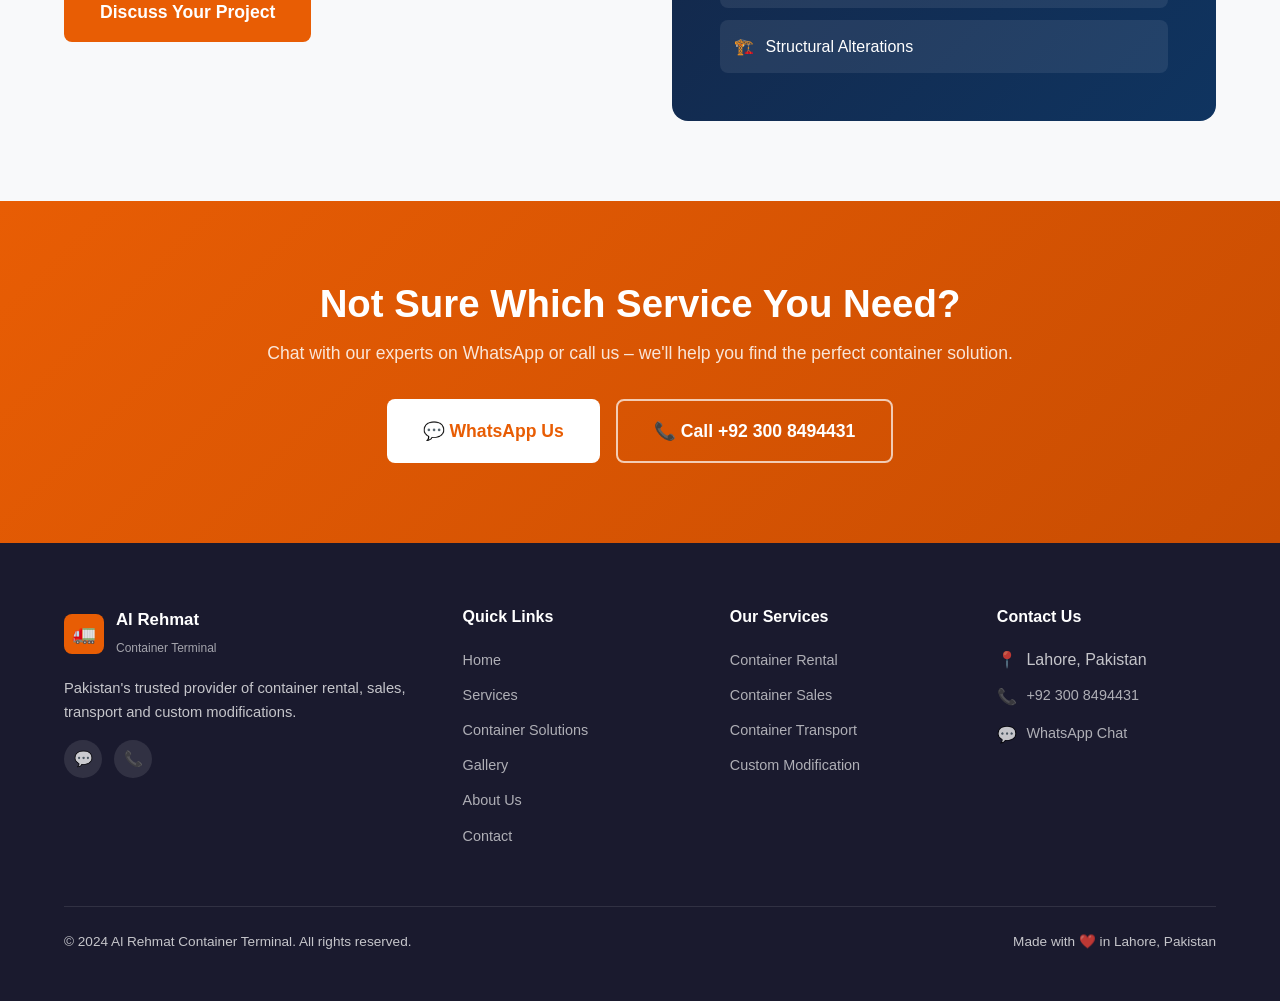
<file: services.html>
<!DOCTYPE html>
<html lang="en">
<head>
  <meta charset="UTF-8" />
  <meta name="viewport" content="width=device-width, initial-scale=1.0" />
  <title>Services – Al Rehmat Container Terminal</title>
  <meta name="description" content="Container rental, sales, transport and custom modification services across Pakistan. Contact Al Rehmat Container Terminal – +92 300 8494431." />
  <meta name="keywords" content="container rental Pakistan, container for sale Lahore, container transport, container modification Pakistan" />
  <link rel="stylesheet" href="css/style.css" />
  <link rel="icon" type="image/svg+xml" href="data:image/svg+xml,<svg xmlns='http://www.w3.org/2000/svg' viewBox='0 0 100 100'><text y='.9em' font-size='90'>🚛</text></svg>" />
</head>
<body>

  <!-- ===== NAVBAR ===== -->
  <nav class="navbar" aria-label="Main navigation">
    <div class="container nav-inner">
      <a href="index.html" class="nav-logo">
        <div class="nav-logo-icon">🚛</div>
        <div class="nav-logo-text">
          <span>Al Rehmat</span>
          <span class="sub">Container Terminal</span>
        </div>
      </a>
      <ul class="nav-links" role="list">
        <li><a href="index.html">Home</a></li>
        <li><a href="services.html">Services</a></li>
        <li><a href="solutions.html">Solutions</a></li>
        <li><a href="gallery.html">Gallery</a></li>
        <li><a href="about.html">About Us</a></li>
        <li><a href="contact.html" class="btn btn-primary nav-cta">Get a Quote</a></li>
      </ul>
      <button class="hamburger" aria-label="Toggle menu" aria-expanded="false">
        <span></span><span></span><span></span>
      </button>
    </div>
  </nav>

  <!-- ===== PAGE HEADER ===== -->
  <header class="page-header">
    <div class="container page-header-content">
      <nav class="breadcrumb" aria-label="Breadcrumb">
        <a href="index.html">Home</a>
        <span>›</span>
        <span>Services</span>
      </nav>
      <h1>Our <span class="highlight">Services</span></h1>
      <p>Comprehensive container solutions – rental, sales, transport and custom modification – delivered across Pakistan.</p>
    </div>
  </header>

  <!-- ===== SERVICE 1: RENTAL ===== -->
  <section class="section" id="rental">
    <div class="container">
      <div class="grid-2" style="align-items:center;gap:4rem;">
        <div>
          <div style="display:inline-flex;align-items:center;gap:.5rem;background:rgba(232,93,4,.1);color:var(--primary);padding:.35rem 1rem;border-radius:50px;font-size:.85rem;font-weight:600;margin-bottom:1rem;">📦 Service 01</div>
          <h2>Container <span class="highlight">Rental</span></h2>
          <p style="color:var(--text-light);font-size:1.05rem;margin-bottom:1.5rem;">Flexible rental plans designed for businesses and individuals. Whether you need a container for a week or a year, we have a plan for you.</p>
          <ul style="list-style:none;padding:0;margin-bottom:2rem;">
            <li style="display:flex;align-items:center;gap:.6rem;margin-bottom:.75rem;"><span style="color:var(--primary);font-size:1.1rem;">✔</span> Short-term rentals (daily, weekly, monthly)</li>
            <li style="display:flex;align-items:center;gap:.6rem;margin-bottom:.75rem;"><span style="color:var(--primary);font-size:1.1rem;">✔</span> Long-term rental contracts with discounts</li>
            <li style="display:flex;align-items:center;gap:.6rem;margin-bottom:.75rem;"><span style="color:var(--primary);font-size:1.1rem;">✔</span> 10ft, 20ft &amp; 40ft sizes available</li>
            <li style="display:flex;align-items:center;gap:.6rem;margin-bottom:.75rem;"><span style="color:var(--primary);font-size:1.1rem;">✔</span> High-cube and standard options</li>
            <li style="display:flex;align-items:center;gap:.6rem;margin-bottom:.75rem;"><span style="color:var(--primary);font-size:1.1rem;">✔</span> Delivery and pickup included</li>
            <li style="display:flex;align-items:center;gap:.6rem;margin-bottom:.75rem;"><span style="color:var(--primary);font-size:1.1rem;">✔</span> Available across all of Pakistan</li>
          </ul>
          <a href="contact.html" class="btn btn-primary btn-lg">Rent a Container</a>
        </div>
        <div style="background:linear-gradient(135deg,#1a1a2e,#0f3460);border-radius:var(--radius-lg);padding:3rem;text-align:center;color:white;">
          <div style="font-size:5rem;margin-bottom:1.5rem;">📦</div>
          <h3 style="color:white;margin-bottom:1rem;">Rental Pricing</h3>
          <div style="display:grid;gap:1rem;">
            <div style="background:rgba(255,255,255,.08);border-radius:var(--radius);padding:1rem;">
              <div style="font-size:1.1rem;font-weight:700;">10ft Container</div>
              <div style="color:var(--primary);font-size:.85rem;margin-top:.25rem;">From PKR 8,000/month</div>
            </div>
            <div style="background:rgba(255,255,255,.08);border-radius:var(--radius);padding:1rem;">
              <div style="font-size:1.1rem;font-weight:700;">20ft Container</div>
              <div style="color:var(--primary);font-size:.85rem;margin-top:.25rem;">From PKR 12,000/month</div>
            </div>
            <div style="background:rgba(255,255,255,.08);border-radius:var(--radius);padding:1rem;">
              <div style="font-size:1.1rem;font-weight:700;">40ft Container</div>
              <div style="color:var(--primary);font-size:.85rem;margin-top:.25rem;">From PKR 18,000/month</div>
            </div>
          </div>
          <p style="color:rgba(255,255,255,.6);font-size:.8rem;margin-top:1rem;margin-bottom:0;">*Prices vary by location &amp; duration. Contact for exact quote.</p>
        </div>
      </div>
    </div>
  </section>

  <!-- ===== SERVICE 2: SALES ===== -->
  <section class="section section-alt" id="sales">
    <div class="container">
      <div class="grid-2" style="align-items:center;gap:4rem;">
        <div style="background:linear-gradient(135deg,#c94d02,#e85d04);border-radius:var(--radius-lg);padding:3rem;text-align:center;color:white;order:2;">
          <div style="font-size:5rem;margin-bottom:1.5rem;">🏭</div>
          <h3 style="color:white;margin-bottom:1rem;">Container Sizes</h3>
          <div style="display:grid;gap:1rem;">
            <div style="background:rgba(255,255,255,.15);border-radius:var(--radius);padding:1rem;">
              <div style="font-weight:700;">10ft Standard</div>
              <div style="font-size:.85rem;opacity:.85;">2.99m × 2.44m × 2.59m</div>
            </div>
            <div style="background:rgba(255,255,255,.15);border-radius:var(--radius);padding:1rem;">
              <div style="font-weight:700;">20ft Standard</div>
              <div style="font-size:.85rem;opacity:.85;">6.06m × 2.44m × 2.59m</div>
            </div>
            <div style="background:rgba(255,255,255,.15);border-radius:var(--radius);padding:1rem;">
              <div style="font-weight:700;">40ft High Cube</div>
              <div style="font-size:.85rem;opacity:.85;">12.19m × 2.44m × 2.89m</div>
            </div>
          </div>
        </div>
        <div style="order:1;">
          <div style="display:inline-flex;align-items:center;gap:.5rem;background:rgba(232,93,4,.1);color:var(--primary);padding:.35rem 1rem;border-radius:50px;font-size:.85rem;font-weight:600;margin-bottom:1rem;">🏭 Service 02</div>
          <h2>Container <span class="highlight">Sales</span></h2>
          <p style="color:var(--text-light);font-size:1.05rem;margin-bottom:1.5rem;">Buy new or quality-certified used containers at Pakistan's most competitive prices. Ideal for permanent storage, modification projects or resale.</p>
          <ul style="list-style:none;padding:0;margin-bottom:2rem;">
            <li style="display:flex;align-items:center;gap:.6rem;margin-bottom:.75rem;"><span style="color:var(--primary);font-size:1.1rem;">✔</span> Brand new containers (ISO certified)</li>
            <li style="display:flex;align-items:center;gap:.6rem;margin-bottom:.75rem;"><span style="color:var(--primary);font-size:1.1rem;">✔</span> Grade-A used containers (inspected &amp; cleaned)</li>
            <li style="display:flex;align-items:center;gap:.6rem;margin-bottom:.75rem;"><span style="color:var(--primary);font-size:1.1rem;">✔</span> Multiple sizes: 10ft, 20ft, 40ft, High-Cube</li>
            <li style="display:flex;align-items:center;gap:.6rem;margin-bottom:.75rem;"><span style="color:var(--primary);font-size:1.1rem;">✔</span> Bulk purchase discounts available</li>
            <li style="display:flex;align-items:center;gap:.6rem;margin-bottom:.75rem;"><span style="color:var(--primary);font-size:1.1rem;">✔</span> Delivery to your location</li>
            <li style="display:flex;align-items:center;gap:.6rem;margin-bottom:.75rem;"><span style="color:var(--primary);font-size:1.1rem;">✔</span> Transparent pricing &amp; documentation</li>
          </ul>
          <a href="contact.html" class="btn btn-primary btn-lg">Get Sales Quote</a>
        </div>
      </div>
    </div>
  </section>

  <!-- ===== SERVICE 3: TRANSPORT ===== -->
  <section class="section" id="transport">
    <div class="container">
      <div class="grid-2" style="align-items:center;gap:4rem;">
        <div>
          <div style="display:inline-flex;align-items:center;gap:.5rem;background:rgba(232,93,4,.1);color:var(--primary);padding:.35rem 1rem;border-radius:50px;font-size:.85rem;font-weight:600;margin-bottom:1rem;">🚛 Service 03</div>
          <h2>Container <span class="highlight">Transport</span></h2>
          <p style="color:var(--text-light);font-size:1.05rem;margin-bottom:1.5rem;">Reliable door-to-door container transportation across Pakistan. Our fleet of specialised trucks ensures your container arrives safely and on time.</p>
          <ul style="list-style:none;padding:0;margin-bottom:2rem;">
            <li style="display:flex;align-items:center;gap:.6rem;margin-bottom:.75rem;"><span style="color:var(--primary);font-size:1.1rem;">✔</span> Nationwide coverage – all cities &amp; towns</li>
            <li style="display:flex;align-items:center;gap:.6rem;margin-bottom:.75rem;"><span style="color:var(--primary);font-size:1.1rem;">✔</span> Specialised flatbed trucks &amp; trailers</li>
            <li style="display:flex;align-items:center;gap:.6rem;margin-bottom:.75rem;"><span style="color:var(--primary);font-size:1.1rem;">✔</span> Real-time tracking available</li>
            <li style="display:flex;align-items:center;gap:.6rem;margin-bottom:.75rem;"><span style="color:var(--primary);font-size:1.1rem;">✔</span> Loading &amp; unloading assistance</li>
            <li style="display:flex;align-items:center;gap:.6rem;margin-bottom:.75rem;"><span style="color:var(--primary);font-size:1.1rem;">✔</span> Express same-day service in Lahore</li>
            <li style="display:flex;align-items:center;gap:.6rem;margin-bottom:.75rem;"><span style="color:var(--primary);font-size:1.1rem;">✔</span> Insurance coverage available</li>
          </ul>
          <a href="contact.html" class="btn btn-primary btn-lg">Book Transport</a>
        </div>
        <div style="background:linear-gradient(135deg,#0f3460,#1a1a2e);border-radius:var(--radius-lg);padding:3rem;text-align:center;color:white;">
          <div style="font-size:5rem;margin-bottom:1.5rem;">🚛</div>
          <h3 style="color:white;margin-bottom:1rem;">Coverage Map</h3>
          <div style="display:grid;grid-template-columns:1fr 1fr;gap:.75rem;text-align:left;">
            <div style="background:rgba(255,255,255,.08);border-radius:var(--radius);padding:.75rem;font-size:.9rem;">📍 Lahore</div>
            <div style="background:rgba(255,255,255,.08);border-radius:var(--radius);padding:.75rem;font-size:.9rem;">📍 Karachi</div>
            <div style="background:rgba(255,255,255,.08);border-radius:var(--radius);padding:.75rem;font-size:.9rem;">📍 Islamabad</div>
            <div style="background:rgba(255,255,255,.08);border-radius:var(--radius);padding:.75rem;font-size:.9rem;">📍 Peshawar</div>
            <div style="background:rgba(255,255,255,.08);border-radius:var(--radius);padding:.75rem;font-size:.9rem;">📍 Quetta</div>
            <div style="background:rgba(255,255,255,.08);border-radius:var(--radius);padding:.75rem;font-size:.9rem;">📍 Multan</div>
            <div style="background:rgba(255,255,255,.08);border-radius:var(--radius);padding:.75rem;font-size:.9rem;">📍 Faisalabad</div>
            <div style="background:rgba(255,255,255,.08);border-radius:var(--radius);padding:.75rem;font-size:.9rem;">📍 &amp; More…</div>
          </div>
        </div>
      </div>
    </div>
  </section>

  <!-- ===== SERVICE 4: MODIFICATION ===== -->
  <section class="section section-alt" id="modification">
    <div class="container">
      <div class="grid-2" style="align-items:center;gap:4rem;">
        <div style="background:linear-gradient(135deg,#16213e,#0f3460);border-radius:var(--radius-lg);padding:3rem;text-align:center;color:white;order:2;">
          <div style="font-size:5rem;margin-bottom:1.5rem;">🔧</div>
          <h3 style="color:white;margin-bottom:1.5rem;">Popular Modifications</h3>
          <div style="display:grid;gap:.75rem;text-align:left;">
            <div style="display:flex;align-items:center;gap:.75rem;background:rgba(255,255,255,.08);border-radius:var(--radius);padding:.85rem;">
              <span>🪟</span> Windows &amp; Doors
            </div>
            <div style="display:flex;align-items:center;gap:.75rem;background:rgba(255,255,255,.08);border-radius:var(--radius);padding:.85rem;">
              <span>❄️</span> Insulation &amp; AC
            </div>
            <div style="display:flex;align-items:center;gap:.75rem;background:rgba(255,255,255,.08);border-radius:var(--radius);padding:.85rem;">
              <span>💡</span> Electrical Wiring
            </div>
            <div style="display:flex;align-items:center;gap:.75rem;background:rgba(255,255,255,.08);border-radius:var(--radius);padding:.85rem;">
              <span>🎨</span> Custom Paint &amp; Branding
            </div>
            <div style="display:flex;align-items:center;gap:.75rem;background:rgba(255,255,255,.08);border-radius:var(--radius);padding:.85rem;">
              <span>🚿</span> Plumbing &amp; Bathroom
            </div>
            <div style="display:flex;align-items:center;gap:.75rem;background:rgba(255,255,255,.08);border-radius:var(--radius);padding:.85rem;">
              <span>🏗️</span> Structural Alterations
            </div>
          </div>
        </div>
        <div style="order:1;">
          <div style="display:inline-flex;align-items:center;gap:.5rem;background:rgba(232,93,4,.1);color:var(--primary);padding:.35rem 1rem;border-radius:50px;font-size:.85rem;font-weight:600;margin-bottom:1rem;">🔧 Service 04</div>
          <h2>Custom <span class="highlight">Modification</span></h2>
          <p style="color:var(--text-light);font-size:1.05rem;margin-bottom:1.5rem;">Transform a basic shipping container into a fully functional office, cafe, shop, home or any structure you need. Our skilled team makes your vision a reality.</p>
          <ul style="list-style:none;padding:0;margin-bottom:2rem;">
            <li style="display:flex;align-items:center;gap:.6rem;margin-bottom:.75rem;"><span style="color:var(--primary);font-size:1.1rem;">✔</span> Free design consultation</li>
            <li style="display:flex;align-items:center;gap:.6rem;margin-bottom:.75rem;"><span style="color:var(--primary);font-size:1.1rem;">✔</span> Custom windows, doors &amp; openings</li>
            <li style="display:flex;align-items:center;gap:.6rem;margin-bottom:.75rem;"><span style="color:var(--primary);font-size:1.1rem;">✔</span> Electrical, plumbing &amp; HVAC</li>
            <li style="display:flex;align-items:center;gap:.6rem;margin-bottom:.75rem;"><span style="color:var(--primary);font-size:1.1rem;">✔</span> Interior finishing &amp; furniture</li>
            <li style="display:flex;align-items:center;gap:.6rem;margin-bottom:.75rem;"><span style="color:var(--primary);font-size:1.1rem;">✔</span> Branding &amp; signage</li>
            <li style="display:flex;align-items:center;gap:.6rem;margin-bottom:.75rem;"><span style="color:var(--primary);font-size:1.1rem;">✔</span> Turnkey delivery</li>
          </ul>
          <a href="contact.html" class="btn btn-primary btn-lg">Discuss Your Project</a>
        </div>
      </div>
    </div>
  </section>

  <!-- ===== CTA BANNER ===== -->
  <section class="cta-banner">
    <div class="container">
      <h2>Not Sure Which Service You Need?</h2>
      <p>Chat with our experts on WhatsApp or call us – we'll help you find the perfect container solution.</p>
      <div class="cta-actions">
        <a href="https://wa.me/923008494431?text=Hello%2C%20I%20need%20help%20choosing%20a%20container%20service" class="btn btn-white btn-lg" target="_blank" rel="noopener">💬 WhatsApp Us</a>
        <a href="tel:+923008494431" class="btn btn-outline-white btn-lg">📞 Call +92 300 8494431</a>
      </div>
    </div>
  </section>

  <!-- ===== FOOTER ===== -->
  <footer class="footer">
    <div class="container">
      <div class="footer-grid">
        <div class="footer-brand">
          <div class="footer-logo">
            <div class="footer-logo-icon">🚛</div>
            <div>
              <span>Al Rehmat</span><br/>
              <span style="font-size:.75rem;opacity:.6;font-weight:400;">Container Terminal</span>
            </div>
          </div>
          <p>Pakistan's trusted provider of container rental, sales, transport and custom modifications.</p>
          <div class="social-links">
            <a href="https://wa.me/923008494431" class="social-link" target="_blank" rel="noopener" aria-label="WhatsApp">💬</a>
            <a href="tel:+923008494431" class="social-link" aria-label="Phone">📞</a>
          </div>
        </div>
        <div>
          <h4>Quick Links</h4>
          <ul class="footer-links">
            <li><a href="index.html">Home</a></li>
            <li><a href="services.html">Services</a></li>
            <li><a href="solutions.html">Container Solutions</a></li>
            <li><a href="gallery.html">Gallery</a></li>
            <li><a href="about.html">About Us</a></li>
            <li><a href="contact.html">Contact</a></li>
          </ul>
        </div>
        <div>
          <h4>Our Services</h4>
          <ul class="footer-links">
            <li><a href="#rental">Container Rental</a></li>
            <li><a href="#sales">Container Sales</a></li>
            <li><a href="#transport">Container Transport</a></li>
            <li><a href="#modification">Custom Modification</a></li>
          </ul>
        </div>
        <div>
          <h4>Contact Us</h4>
          <div class="footer-contact-item"><span>📍</span><span>Lahore, Pakistan</span></div>
          <div class="footer-contact-item"><span>📞</span><a href="tel:+923008494431">+92 300 8494431</a></div>
          <div class="footer-contact-item"><span>💬</span><a href="https://wa.me/923008494431" target="_blank" rel="noopener">WhatsApp Chat</a></div>
        </div>
      </div>
      <div class="footer-bottom">
        <p>© 2024 Al Rehmat Container Terminal. All rights reserved.</p>
        <p>Made with ❤️ in Lahore, Pakistan</p>
      </div>
    </div>
  </footer>

  <a href="https://wa.me/923008494431?text=Hello%2C%20I%20need%20a%20container%20quote"
     class="whatsapp-float" target="_blank" rel="noopener" aria-label="Chat on WhatsApp">
    <span class="whatsapp-tooltip">Chat on WhatsApp</span>
    💬
  </a>

  <script src="js/main.js"></script>
</body>
</html>
</file>
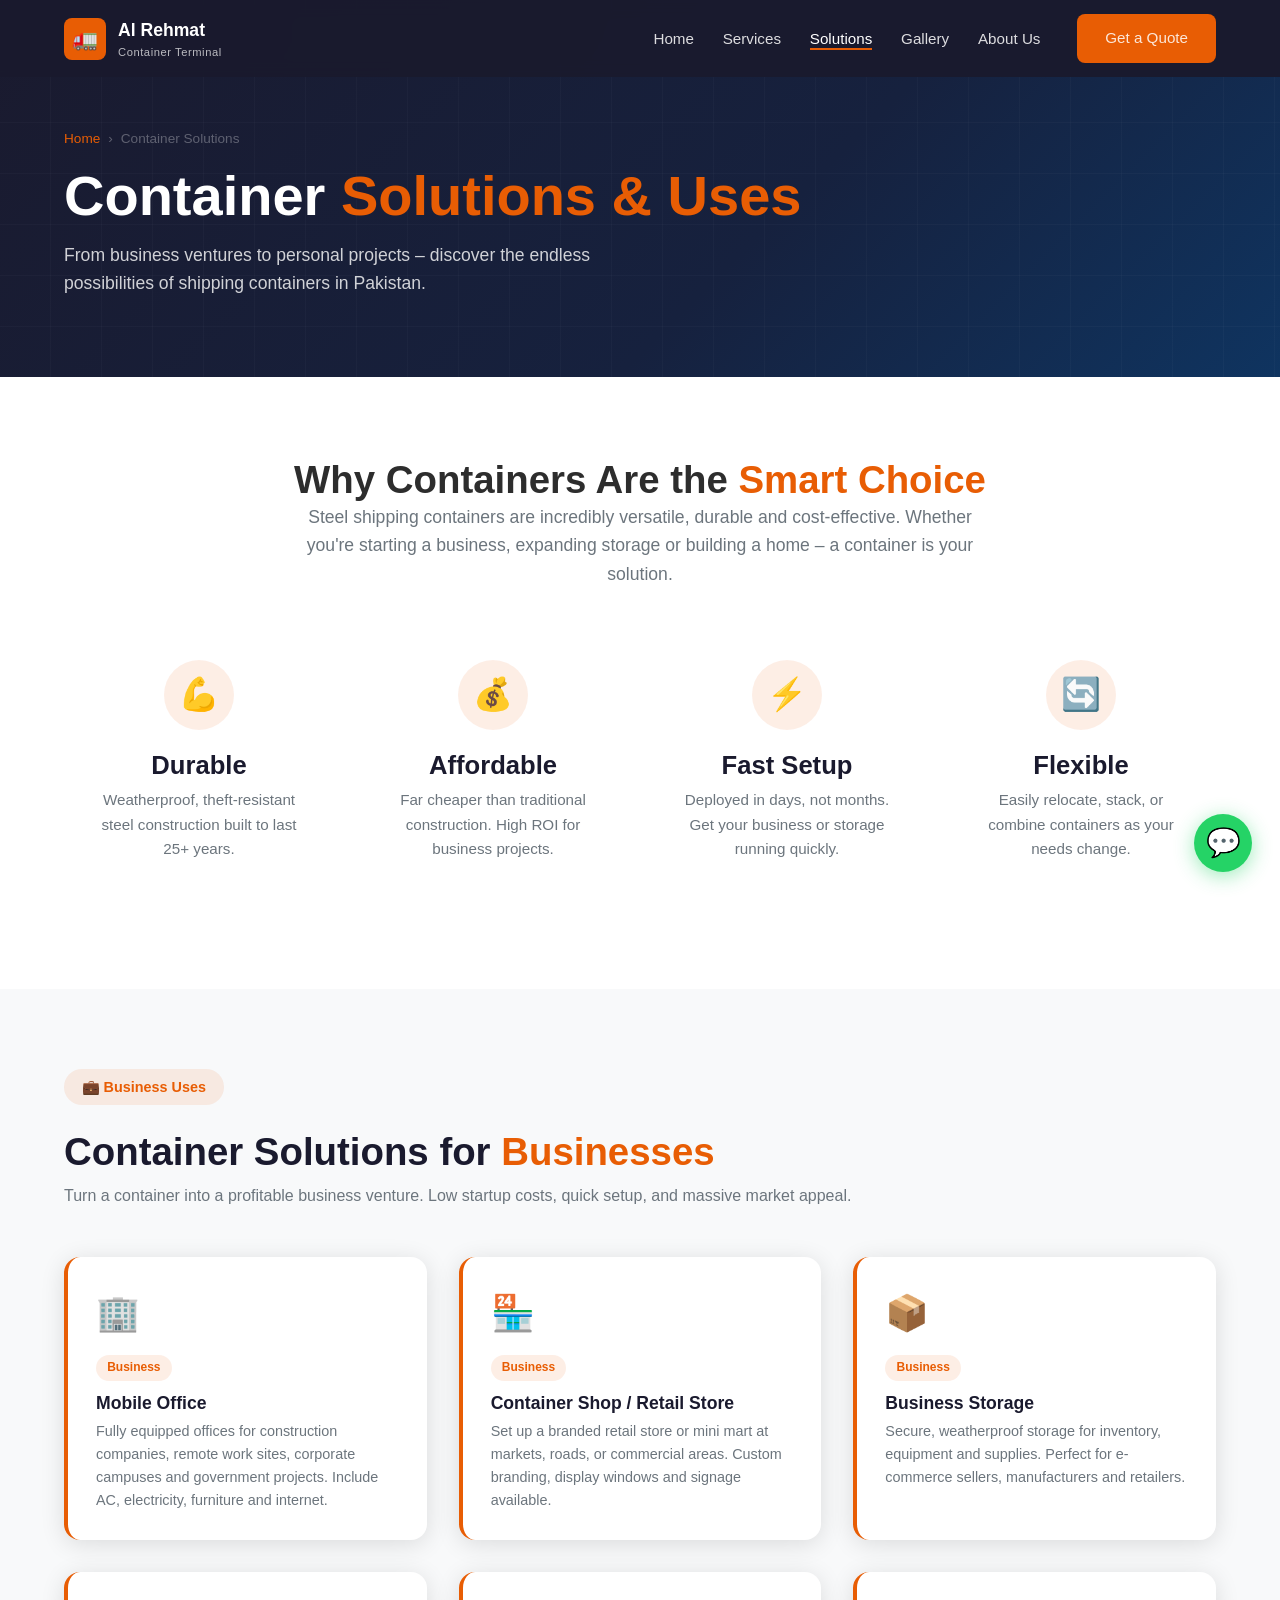
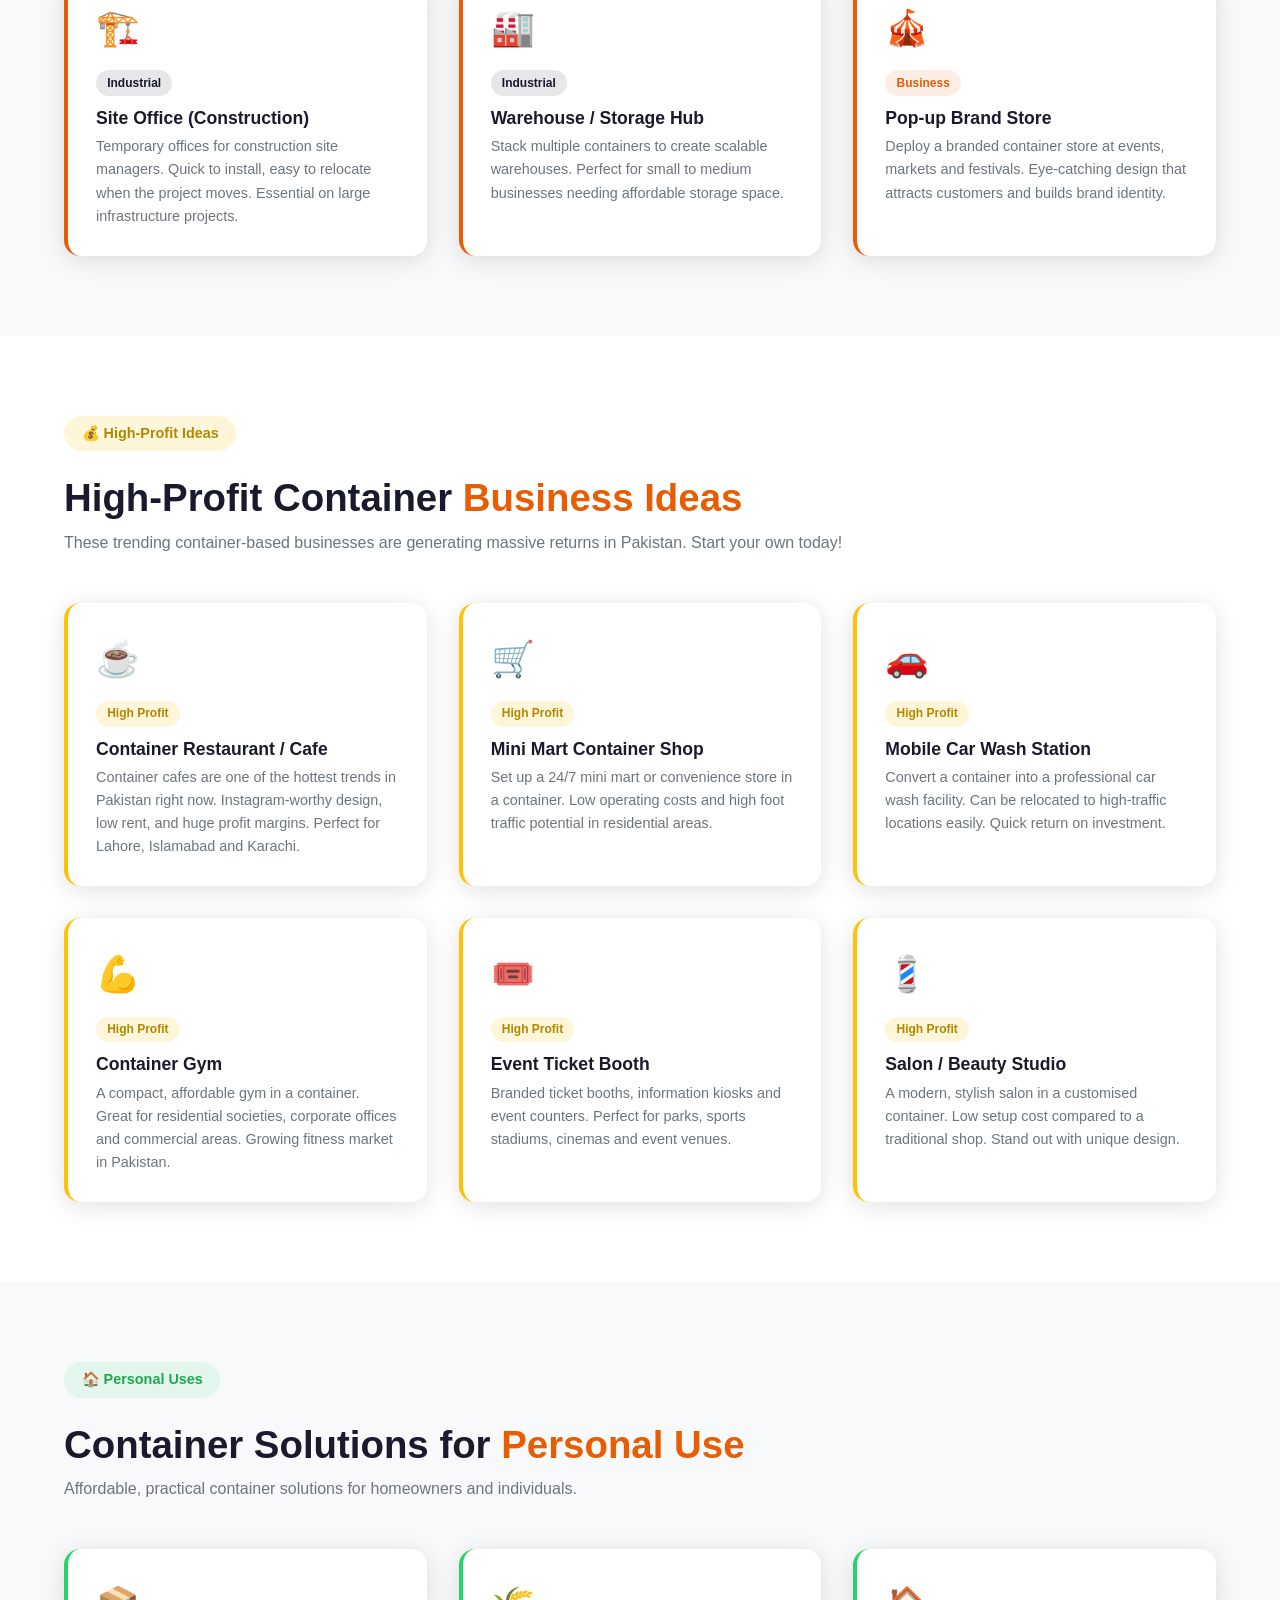
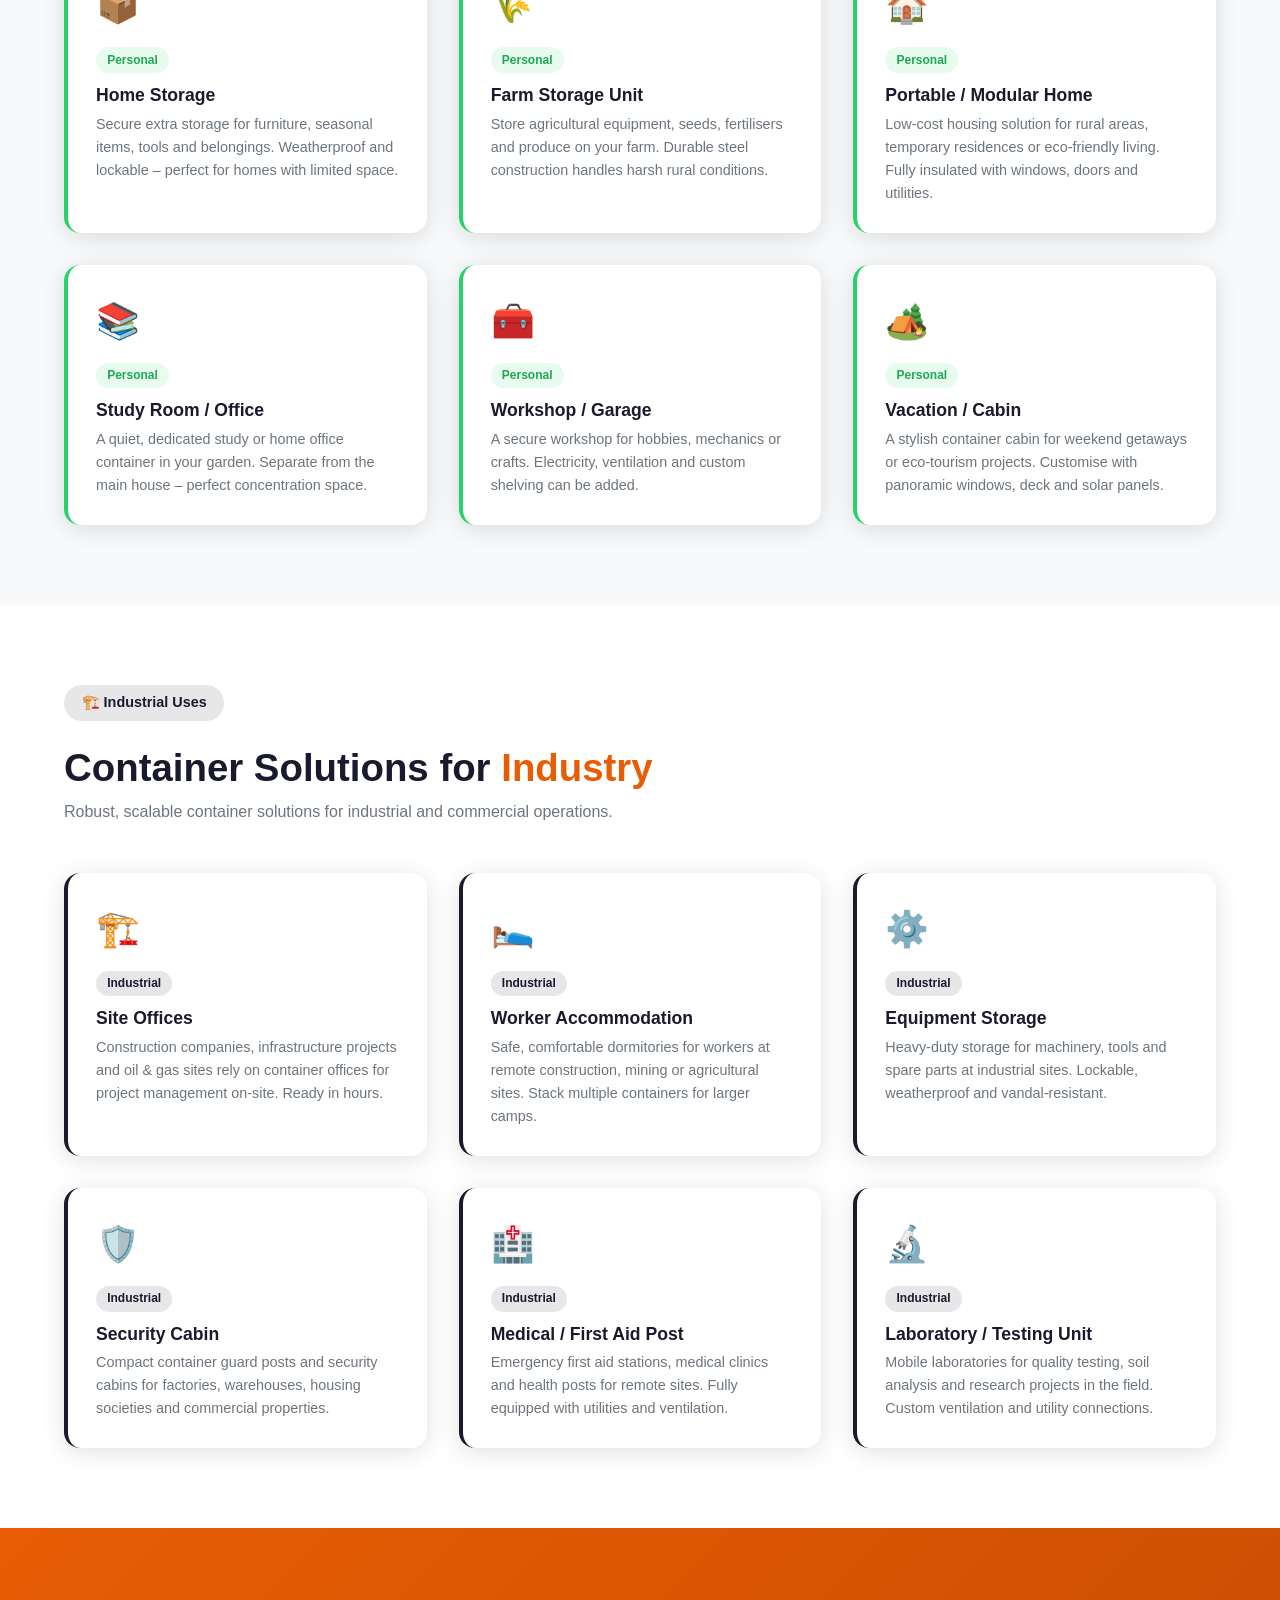
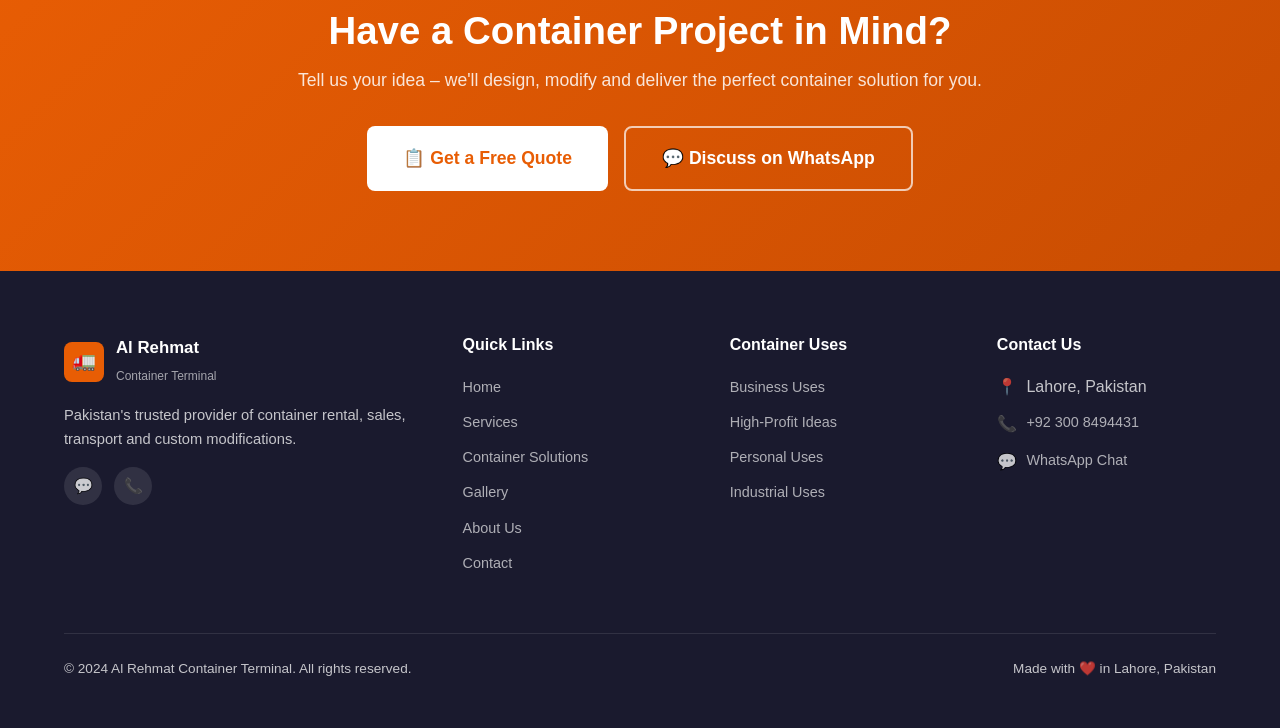
<file: solutions.html>
<!DOCTYPE html>
<html lang="en">
<head>
  <meta charset="UTF-8" />
  <meta name="viewport" content="width=device-width, initial-scale=1.0" />
  <title>Container Solutions & Uses – Al Rehmat Container Terminal</title>
  <meta name="description" content="Discover 20+ creative container uses – offices, cafes, shops, homes, warehouses and more. Al Rehmat Container Terminal, Lahore, Pakistan." />
  <meta name="keywords" content="container office Pakistan, container cafe Pakistan, container shop, container home Pakistan, container uses" />
  <link rel="stylesheet" href="css/style.css" />
  <link rel="icon" type="image/svg+xml" href="data:image/svg+xml,<svg xmlns='http://www.w3.org/2000/svg' viewBox='0 0 100 100'><text y='.9em' font-size='90'>🚛</text></svg>" />
</head>
<body>

  <!-- ===== NAVBAR ===== -->
  <nav class="navbar" aria-label="Main navigation">
    <div class="container nav-inner">
      <a href="index.html" class="nav-logo">
        <div class="nav-logo-icon">🚛</div>
        <div class="nav-logo-text">
          <span>Al Rehmat</span>
          <span class="sub">Container Terminal</span>
        </div>
      </a>
      <ul class="nav-links" role="list">
        <li><a href="index.html">Home</a></li>
        <li><a href="services.html">Services</a></li>
        <li><a href="solutions.html">Solutions</a></li>
        <li><a href="gallery.html">Gallery</a></li>
        <li><a href="about.html">About Us</a></li>
        <li><a href="contact.html" class="btn btn-primary nav-cta">Get a Quote</a></li>
      </ul>
      <button class="hamburger" aria-label="Toggle menu" aria-expanded="false">
        <span></span><span></span><span></span>
      </button>
    </div>
  </nav>

  <!-- ===== PAGE HEADER ===== -->
  <header class="page-header">
    <div class="container page-header-content">
      <nav class="breadcrumb" aria-label="Breadcrumb">
        <a href="index.html">Home</a>
        <span>›</span>
        <span>Container Solutions</span>
      </nav>
      <h1>Container <span class="highlight">Solutions & Uses</span></h1>
      <p>From business ventures to personal projects – discover the endless possibilities of shipping containers in Pakistan.</p>
    </div>
  </header>

  <!-- ===== INTRO ===== -->
  <section class="section">
    <div class="container text-center">
      <h2>Why Containers Are the <span class="highlight">Smart Choice</span></h2>
      <p style="color:var(--text-light);font-size:1.1rem;max-width:700px;margin:0 auto 1rem;">Steel shipping containers are incredibly versatile, durable and cost-effective. Whether you're starting a business, expanding storage or building a home – a container is your solution.</p>
      <div class="grid-4 mt-4" style="margin-top:2.5rem;">
        <div class="feature-card">
          <div class="feature-icon">💪</div>
          <h3>Durable</h3>
          <p>Weatherproof, theft-resistant steel construction built to last 25+ years.</p>
        </div>
        <div class="feature-card">
          <div class="feature-icon">💰</div>
          <h3>Affordable</h3>
          <p>Far cheaper than traditional construction. High ROI for business projects.</p>
        </div>
        <div class="feature-card">
          <div class="feature-icon">⚡</div>
          <h3>Fast Setup</h3>
          <p>Deployed in days, not months. Get your business or storage running quickly.</p>
        </div>
        <div class="feature-card">
          <div class="feature-icon">🔄</div>
          <h3>Flexible</h3>
          <p>Easily relocate, stack, or combine containers as your needs change.</p>
        </div>
      </div>
    </div>
  </section>

  <!-- ===== BUSINESS USES ===== -->
  <section class="section section-alt" id="business">
    <div class="container">
      <div style="display:inline-flex;align-items:center;gap:.6rem;background:rgba(232,93,4,.1);color:var(--primary);padding:.4rem 1.1rem;border-radius:50px;font-size:.9rem;font-weight:700;margin-bottom:1.5rem;">💼 Business Uses</div>
      <h2 class="section-title" style="text-align:left;">Container Solutions for <span class="highlight">Businesses</span></h2>
      <p style="color:var(--text-light);margin-bottom:3rem;">Turn a container into a profitable business venture. Low startup costs, quick setup, and massive market appeal.</p>
      <div class="grid-3">

        <div class="solution-card">
          <div class="solution-icon">🏢</div>
          <span class="solution-tag tag-business">Business</span>
          <h3>Mobile Office</h3>
          <p>Fully equipped offices for construction companies, remote work sites, corporate campuses and government projects. Include AC, electricity, furniture and internet.</p>
        </div>

        <div class="solution-card">
          <div class="solution-icon">🏪</div>
          <span class="solution-tag tag-business">Business</span>
          <h3>Container Shop / Retail Store</h3>
          <p>Set up a branded retail store or mini mart at markets, roads, or commercial areas. Custom branding, display windows and signage available.</p>
        </div>

        <div class="solution-card">
          <div class="solution-icon">📦</div>
          <span class="solution-tag tag-business">Business</span>
          <h3>Business Storage</h3>
          <p>Secure, weatherproof storage for inventory, equipment and supplies. Perfect for e-commerce sellers, manufacturers and retailers.</p>
        </div>

        <div class="solution-card">
          <div class="solution-icon">🏗️</div>
          <span class="solution-tag tag-industrial">Industrial</span>
          <h3>Site Office (Construction)</h3>
          <p>Temporary offices for construction site managers. Quick to install, easy to relocate when the project moves. Essential on large infrastructure projects.</p>
        </div>

        <div class="solution-card">
          <div class="solution-icon">🏭</div>
          <span class="solution-tag tag-industrial">Industrial</span>
          <h3>Warehouse / Storage Hub</h3>
          <p>Stack multiple containers to create scalable warehouses. Perfect for small to medium businesses needing affordable storage space.</p>
        </div>

        <div class="solution-card">
          <div class="solution-icon">🎪</div>
          <span class="solution-tag tag-business">Business</span>
          <h3>Pop-up Brand Store</h3>
          <p>Deploy a branded container store at events, markets and festivals. Eye-catching design that attracts customers and builds brand identity.</p>
        </div>

      </div>
    </div>
  </section>

  <!-- ===== HIGH PROFIT IDEAS ===== -->
  <section class="section" id="profit">
    <div class="container">
      <div style="display:inline-flex;align-items:center;gap:.6rem;background:rgba(255,193,7,.15);color:#b08800;padding:.4rem 1.1rem;border-radius:50px;font-size:.9rem;font-weight:700;margin-bottom:1.5rem;">💰 High-Profit Ideas</div>
      <h2 class="section-title" style="text-align:left;">High-Profit Container <span class="highlight">Business Ideas</span></h2>
      <p style="color:var(--text-light);margin-bottom:3rem;">These trending container-based businesses are generating massive returns in Pakistan. Start your own today!</p>
      <div class="grid-3">

        <div class="solution-card" style="border-left-color:#ffc107;">
          <div class="solution-icon">☕</div>
          <span class="solution-tag tag-profit">High Profit</span>
          <h3>Container Restaurant / Cafe</h3>
          <p>Container cafes are one of the hottest trends in Pakistan right now. Instagram-worthy design, low rent, and huge profit margins. Perfect for Lahore, Islamabad and Karachi.</p>
        </div>

        <div class="solution-card" style="border-left-color:#ffc107;">
          <div class="solution-icon">🛒</div>
          <span class="solution-tag tag-profit">High Profit</span>
          <h3>Mini Mart Container Shop</h3>
          <p>Set up a 24/7 mini mart or convenience store in a container. Low operating costs and high foot traffic potential in residential areas.</p>
        </div>

        <div class="solution-card" style="border-left-color:#ffc107;">
          <div class="solution-icon">🚗</div>
          <span class="solution-tag tag-profit">High Profit</span>
          <h3>Mobile Car Wash Station</h3>
          <p>Convert a container into a professional car wash facility. Can be relocated to high-traffic locations easily. Quick return on investment.</p>
        </div>

        <div class="solution-card" style="border-left-color:#ffc107;">
          <div class="solution-icon">💪</div>
          <span class="solution-tag tag-profit">High Profit</span>
          <h3>Container Gym</h3>
          <p>A compact, affordable gym in a container. Great for residential societies, corporate offices and commercial areas. Growing fitness market in Pakistan.</p>
        </div>

        <div class="solution-card" style="border-left-color:#ffc107;">
          <div class="solution-icon">🎟️</div>
          <span class="solution-tag tag-profit">High Profit</span>
          <h3>Event Ticket Booth</h3>
          <p>Branded ticket booths, information kiosks and event counters. Perfect for parks, sports stadiums, cinemas and event venues.</p>
        </div>

        <div class="solution-card" style="border-left-color:#ffc107;">
          <div class="solution-icon">💈</div>
          <span class="solution-tag tag-profit">High Profit</span>
          <h3>Salon / Beauty Studio</h3>
          <p>A modern, stylish salon in a customised container. Low setup cost compared to a traditional shop. Stand out with unique design.</p>
        </div>

      </div>
    </div>
  </section>

  <!-- ===== PERSONAL USES ===== -->
  <section class="section section-alt" id="personal">
    <div class="container">
      <div style="display:inline-flex;align-items:center;gap:.6rem;background:rgba(37,211,102,.1);color:#1da851;padding:.4rem 1.1rem;border-radius:50px;font-size:.9rem;font-weight:700;margin-bottom:1.5rem;">🏠 Personal Uses</div>
      <h2 class="section-title" style="text-align:left;">Container Solutions for <span class="highlight">Personal Use</span></h2>
      <p style="color:var(--text-light);margin-bottom:3rem;">Affordable, practical container solutions for homeowners and individuals.</p>
      <div class="grid-3">

        <div class="solution-card" style="border-left-color:#25d366;">
          <div class="solution-icon">📦</div>
          <span class="solution-tag tag-personal">Personal</span>
          <h3>Home Storage</h3>
          <p>Secure extra storage for furniture, seasonal items, tools and belongings. Weatherproof and lockable – perfect for homes with limited space.</p>
        </div>

        <div class="solution-card" style="border-left-color:#25d366;">
          <div class="solution-icon">🌾</div>
          <span class="solution-tag tag-personal">Personal</span>
          <h3>Farm Storage Unit</h3>
          <p>Store agricultural equipment, seeds, fertilisers and produce on your farm. Durable steel construction handles harsh rural conditions.</p>
        </div>

        <div class="solution-card" style="border-left-color:#25d366;">
          <div class="solution-icon">🏠</div>
          <span class="solution-tag tag-personal">Personal</span>
          <h3>Portable / Modular Home</h3>
          <p>Low-cost housing solution for rural areas, temporary residences or eco-friendly living. Fully insulated with windows, doors and utilities.</p>
        </div>

        <div class="solution-card" style="border-left-color:#25d366;">
          <div class="solution-icon">📚</div>
          <span class="solution-tag tag-personal">Personal</span>
          <h3>Study Room / Office</h3>
          <p>A quiet, dedicated study or home office container in your garden. Separate from the main house – perfect concentration space.</p>
        </div>

        <div class="solution-card" style="border-left-color:#25d366;">
          <div class="solution-icon">🧰</div>
          <span class="solution-tag tag-personal">Personal</span>
          <h3>Workshop / Garage</h3>
          <p>A secure workshop for hobbies, mechanics or crafts. Electricity, ventilation and custom shelving can be added.</p>
        </div>

        <div class="solution-card" style="border-left-color:#25d366;">
          <div class="solution-icon">🏕️</div>
          <span class="solution-tag tag-personal">Personal</span>
          <h3>Vacation / Cabin</h3>
          <p>A stylish container cabin for weekend getaways or eco-tourism projects. Customise with panoramic windows, deck and solar panels.</p>
        </div>

      </div>
    </div>
  </section>

  <!-- ===== INDUSTRIAL USES ===== -->
  <section class="section" id="industrial">
    <div class="container">
      <div style="display:inline-flex;align-items:center;gap:.6rem;background:rgba(26,26,46,.1);color:var(--secondary);padding:.4rem 1.1rem;border-radius:50px;font-size:.9rem;font-weight:700;margin-bottom:1.5rem;">🏗️ Industrial Uses</div>
      <h2 class="section-title" style="text-align:left;">Container Solutions for <span class="highlight">Industry</span></h2>
      <p style="color:var(--text-light);margin-bottom:3rem;">Robust, scalable container solutions for industrial and commercial operations.</p>
      <div class="grid-3">

        <div class="solution-card" style="border-left-color:var(--secondary);">
          <div class="solution-icon">🏗️</div>
          <span class="solution-tag tag-industrial">Industrial</span>
          <h3>Site Offices</h3>
          <p>Construction companies, infrastructure projects and oil &amp; gas sites rely on container offices for project management on-site. Ready in hours.</p>
        </div>

        <div class="solution-card" style="border-left-color:var(--secondary);">
          <div class="solution-icon">🛌</div>
          <span class="solution-tag tag-industrial">Industrial</span>
          <h3>Worker Accommodation</h3>
          <p>Safe, comfortable dormitories for workers at remote construction, mining or agricultural sites. Stack multiple containers for larger camps.</p>
        </div>

        <div class="solution-card" style="border-left-color:var(--secondary);">
          <div class="solution-icon">⚙️</div>
          <span class="solution-tag tag-industrial">Industrial</span>
          <h3>Equipment Storage</h3>
          <p>Heavy-duty storage for machinery, tools and spare parts at industrial sites. Lockable, weatherproof and vandal-resistant.</p>
        </div>

        <div class="solution-card" style="border-left-color:var(--secondary);">
          <div class="solution-icon">🛡️</div>
          <span class="solution-tag tag-industrial">Industrial</span>
          <h3>Security Cabin</h3>
          <p>Compact container guard posts and security cabins for factories, warehouses, housing societies and commercial properties.</p>
        </div>

        <div class="solution-card" style="border-left-color:var(--secondary);">
          <div class="solution-icon">🏥</div>
          <span class="solution-tag tag-industrial">Industrial</span>
          <h3>Medical / First Aid Post</h3>
          <p>Emergency first aid stations, medical clinics and health posts for remote sites. Fully equipped with utilities and ventilation.</p>
        </div>

        <div class="solution-card" style="border-left-color:var(--secondary);">
          <div class="solution-icon">🔬</div>
          <span class="solution-tag tag-industrial">Industrial</span>
          <h3>Laboratory / Testing Unit</h3>
          <p>Mobile laboratories for quality testing, soil analysis and research projects in the field. Custom ventilation and utility connections.</p>
        </div>

      </div>
    </div>
  </section>

  <!-- ===== CTA BANNER ===== -->
  <section class="cta-banner">
    <div class="container">
      <h2>Have a Container Project in Mind?</h2>
      <p>Tell us your idea – we'll design, modify and deliver the perfect container solution for you.</p>
      <div class="cta-actions">
        <a href="contact.html" class="btn btn-white btn-lg">📋 Get a Free Quote</a>
        <a href="https://wa.me/923008494431?text=Hello%2C%20I%20have%20a%20container%20project%20idea" class="btn btn-outline-white btn-lg" target="_blank" rel="noopener">💬 Discuss on WhatsApp</a>
      </div>
    </div>
  </section>

  <!-- ===== FOOTER ===== -->
  <footer class="footer">
    <div class="container">
      <div class="footer-grid">
        <div class="footer-brand">
          <div class="footer-logo">
            <div class="footer-logo-icon">🚛</div>
            <div>
              <span>Al Rehmat</span><br/>
              <span style="font-size:.75rem;opacity:.6;font-weight:400;">Container Terminal</span>
            </div>
          </div>
          <p>Pakistan's trusted provider of container rental, sales, transport and custom modifications.</p>
          <div class="social-links">
            <a href="https://wa.me/923008494431" class="social-link" target="_blank" rel="noopener" aria-label="WhatsApp">💬</a>
            <a href="tel:+923008494431" class="social-link" aria-label="Phone">📞</a>
          </div>
        </div>
        <div>
          <h4>Quick Links</h4>
          <ul class="footer-links">
            <li><a href="index.html">Home</a></li>
            <li><a href="services.html">Services</a></li>
            <li><a href="solutions.html">Container Solutions</a></li>
            <li><a href="gallery.html">Gallery</a></li>
            <li><a href="about.html">About Us</a></li>
            <li><a href="contact.html">Contact</a></li>
          </ul>
        </div>
        <div>
          <h4>Container Uses</h4>
          <ul class="footer-links">
            <li><a href="#business">Business Uses</a></li>
            <li><a href="#profit">High-Profit Ideas</a></li>
            <li><a href="#personal">Personal Uses</a></li>
            <li><a href="#industrial">Industrial Uses</a></li>
          </ul>
        </div>
        <div>
          <h4>Contact Us</h4>
          <div class="footer-contact-item"><span>📍</span><span>Lahore, Pakistan</span></div>
          <div class="footer-contact-item"><span>📞</span><a href="tel:+923008494431">+92 300 8494431</a></div>
          <div class="footer-contact-item"><span>💬</span><a href="https://wa.me/923008494431" target="_blank" rel="noopener">WhatsApp Chat</a></div>
        </div>
      </div>
      <div class="footer-bottom">
        <p>© 2024 Al Rehmat Container Terminal. All rights reserved.</p>
        <p>Made with ❤️ in Lahore, Pakistan</p>
      </div>
    </div>
  </footer>

  <a href="https://wa.me/923008494431?text=Hello%2C%20I%20need%20a%20container%20quote"
     class="whatsapp-float" target="_blank" rel="noopener" aria-label="Chat on WhatsApp">
    <span class="whatsapp-tooltip">Chat on WhatsApp</span>
    💬
  </a>

  <script src="js/main.js"></script>
</body>
</html>
</file>
<file: css/style.css>
/* =============================================
   AL REHMAT CONTAINER TERMINAL – Main Stylesheet
   Industrial + Modern Design
   ============================================= */

/* ---------- CSS Variables ---------- */
:root {
  --primary:     #e85d04;   /* bold orange */
  --primary-dk:  #c94d02;
  --secondary:   #1a1a2e;   /* deep navy */
  --accent:      #25d366;   /* WhatsApp green */
  --light:       #f8f9fa;
  --text:        #2d2d2d;
  --text-light:  #6c757d;
  --white:       #ffffff;
  --border:      #dee2e6;
  --shadow:      0 4px 24px rgba(0,0,0,.12);
  --shadow-lg:   0 8px 40px rgba(0,0,0,.18);
  --radius:      8px;
  --radius-lg:   16px;
  --transition:  .3s ease;
  --max-width:   1200px;
  --font-main:   'Segoe UI', Tahoma, Geneva, Verdana, sans-serif;
}

/* ---------- Reset & Base ---------- */
*, *::before, *::after { box-sizing: border-box; margin: 0; padding: 0; }
html { scroll-behavior: smooth; font-size: 16px; }
body {
  font-family: var(--font-main);
  color: var(--text);
  background: var(--white);
  line-height: 1.6;
  overflow-x: hidden;
}
img { max-width: 100%; height: auto; display: block; }
a { color: var(--primary); text-decoration: none; transition: color var(--transition); }
a:hover { color: var(--primary-dk); }
ul { list-style: none; }

/* ---------- Typography ---------- */
h1,h2,h3,h4 { font-weight: 700; line-height: 1.2; }
h1 { font-size: clamp(2rem, 5vw, 3.5rem); }
h2 { font-size: clamp(1.6rem, 3.5vw, 2.4rem); }
h3 { font-size: clamp(1.2rem, 2.5vw, 1.6rem); }
h4 { font-size: 1.1rem; }
p  { margin-bottom: 1rem; }

.section-title {
  text-align: center;
  margin-bottom: .5rem;
  color: var(--secondary);
}
.section-subtitle {
  text-align: center;
  color: var(--text-light);
  font-size: 1.05rem;
  margin-bottom: 3rem;
}
.highlight { color: var(--primary); }

/* ---------- Layout Helpers ---------- */
.container { max-width: var(--max-width); margin: 0 auto; padding: 0 1.5rem; }
.section { padding: 5rem 0; }
.section-alt { background: var(--light); }
.flex        { display: flex; }
.flex-center { display: flex; align-items: center; justify-content: center; }
.grid-2 { display: grid; grid-template-columns: repeat(2,1fr); gap: 2rem; }
.grid-3 { display: grid; grid-template-columns: repeat(3,1fr); gap: 2rem; }
.grid-4 { display: grid; grid-template-columns: repeat(4,1fr); gap: 1.5rem; }
.text-center { text-align: center; }

/* ---------- Buttons ---------- */
.btn {
  display: inline-flex;
  align-items: center;
  gap: .5rem;
  padding: .75rem 1.75rem;
  border-radius: var(--radius);
  font-size: 1rem;
  font-weight: 600;
  cursor: pointer;
  border: none;
  transition: all var(--transition);
  text-decoration: none;
}
.btn-primary {
  background: var(--primary);
  color: var(--white);
}
.btn-primary:hover {
  background: var(--primary-dk);
  color: var(--white);
  transform: translateY(-2px);
  box-shadow: 0 6px 20px rgba(232,93,4,.35);
}
.btn-secondary {
  background: var(--secondary);
  color: var(--white);
}
.btn-secondary:hover {
  background: #252545;
  color: var(--white);
  transform: translateY(-2px);
}
.btn-outline {
  background: transparent;
  color: var(--primary);
  border: 2px solid var(--primary);
}
.btn-outline:hover {
  background: var(--primary);
  color: var(--white);
}
.btn-whatsapp {
  background: var(--accent);
  color: var(--white);
}
.btn-whatsapp:hover {
  background: #1da851;
  color: var(--white);
  transform: translateY(-2px);
  box-shadow: 0 6px 20px rgba(37,211,102,.35);
}
.btn-lg { padding: 1rem 2.25rem; font-size: 1.1rem; }

/* ---------- Navigation ---------- */
.navbar {
  position: fixed;
  top: 0; left: 0; right: 0;
  z-index: 1000;
  background: rgba(26,26,46,.97);
  backdrop-filter: blur(8px);
  padding: .9rem 0;
  transition: box-shadow var(--transition);
}
.navbar.scrolled { box-shadow: 0 2px 20px rgba(0,0,0,.4); }
.nav-inner {
  display: flex;
  align-items: center;
  justify-content: space-between;
}
.nav-logo {
  display: flex;
  align-items: center;
  gap: .75rem;
  color: var(--white);
  font-size: 1.1rem;
  font-weight: 700;
  text-decoration: none;
}
.nav-logo:hover { color: var(--primary); }
.nav-logo-icon {
  width: 42px; height: 42px;
  background: var(--primary);
  border-radius: var(--radius);
  display: flex; align-items: center; justify-content: center;
  font-size: 1.3rem;
}
.nav-logo-text span { display: block; }
.nav-logo-text .sub { font-size: .7rem; font-weight: 400; opacity: .7; letter-spacing: .05em; }
.nav-links {
  display: flex;
  align-items: center;
  gap: 1.8rem;
}
.nav-links a {
  color: rgba(255,255,255,.85);
  font-size: .95rem;
  font-weight: 500;
  position: relative;
  text-decoration: none;
  transition: color var(--transition);
}
.nav-links a::after {
  content: '';
  position: absolute;
  bottom: -3px; left: 0;
  width: 0; height: 2px;
  background: var(--primary);
  transition: width var(--transition);
}
.nav-links a:hover, .nav-links a.active { color: var(--white); }
.nav-links a:hover::after, .nav-links a.active::after { width: 100%; }
.nav-cta { margin-left: .5rem; }
.hamburger {
  display: none;
  flex-direction: column;
  gap: 5px;
  cursor: pointer;
  background: none;
  border: none;
  padding: .3rem;
}
.hamburger span {
  display: block;
  width: 25px; height: 2px;
  background: var(--white);
  border-radius: 2px;
  transition: all var(--transition);
}

/* ---------- Hero Section ---------- */
.hero {
  min-height: 100vh;
  background: linear-gradient(135deg, var(--secondary) 0%, #16213e 40%, #0f3460 100%);
  position: relative;
  display: flex;
  align-items: center;
  overflow: hidden;
  padding-top: 70px;
}
.hero-bg-pattern {
  position: absolute;
  inset: 0;
  background-image:
    repeating-linear-gradient(
      0deg,
      transparent,
      transparent 60px,
      rgba(255,255,255,.03) 60px,
      rgba(255,255,255,.03) 61px
    ),
    repeating-linear-gradient(
      90deg,
      transparent,
      transparent 60px,
      rgba(255,255,255,.03) 60px,
      rgba(255,255,255,.03) 61px
    );
}
.hero-content {
  position: relative;
  z-index: 2;
  max-width: 750px;
}
.hero-badge {
  display: inline-flex;
  align-items: center;
  gap: .5rem;
  background: rgba(232,93,4,.15);
  border: 1px solid rgba(232,93,4,.4);
  color: var(--primary);
  padding: .4rem 1rem;
  border-radius: 50px;
  font-size: .85rem;
  font-weight: 600;
  margin-bottom: 1.5rem;
  letter-spacing: .04em;
}
.hero h1 { color: var(--white); margin-bottom: 1.25rem; }
.hero h1 em { font-style: normal; color: var(--primary); }
.hero-subtitle {
  color: rgba(255,255,255,.8);
  font-size: 1.2rem;
  max-width: 580px;
  margin-bottom: 2rem;
}
.hero-actions { display: flex; flex-wrap: wrap; gap: 1rem; margin-bottom: 3rem; }
.hero-stats {
  display: flex;
  flex-wrap: wrap;
  gap: 2rem;
}
.stat-item { color: rgba(255,255,255,.9); }
.stat-number { font-size: 2rem; font-weight: 700; color: var(--primary); line-height: 1; }
.stat-label { font-size: .8rem; opacity: .7; margin-top: .2rem; text-transform: uppercase; letter-spacing: .05em; }

/* ---------- Services Cards ---------- */
.service-card {
  background: var(--white);
  border-radius: var(--radius-lg);
  overflow: hidden;
  box-shadow: var(--shadow);
  transition: transform var(--transition), box-shadow var(--transition);
  display: flex;
  flex-direction: column;
}
.service-card:hover {
  transform: translateY(-8px);
  box-shadow: var(--shadow-lg);
}
.service-card-img {
  width: 100%; height: 200px;
  object-fit: cover;
  background: #c5c5c5;
}
.service-card-img-placeholder {
  width: 100%; height: 200px;
  display: flex; align-items: center; justify-content: center;
  font-size: 3rem;
}
.service-card-body { padding: 1.5rem; flex: 1; display: flex; flex-direction: column; }
.service-card-icon {
  width: 50px; height: 50px;
  background: rgba(232,93,4,.1);
  border-radius: var(--radius);
  display: flex; align-items: center; justify-content: center;
  font-size: 1.4rem;
  margin-bottom: 1rem;
  color: var(--primary);
}
.service-card h3 { color: var(--secondary); margin-bottom: .5rem; }
.service-card p { color: var(--text-light); font-size: .95rem; flex: 1; }
.service-card .btn { margin-top: 1rem; }

/* ---------- Feature / Why-Us Cards ---------- */
.feature-card {
  text-align: center;
  padding: 2rem 1.5rem;
  border-radius: var(--radius-lg);
  transition: transform var(--transition);
}
.feature-card:hover { transform: translateY(-5px); }
.feature-icon {
  width: 70px; height: 70px;
  background: rgba(232,93,4,.1);
  border-radius: 50%;
  display: flex; align-items: center; justify-content: center;
  font-size: 2rem;
  margin: 0 auto 1.25rem;
  color: var(--primary);
}
.feature-card h3 { color: var(--secondary); margin-bottom: .5rem; }
.feature-card p  { color: var(--text-light); font-size: .95rem; }

/* ---------- Testimonial Cards ---------- */
.testimonial-card {
  background: var(--white);
  border-radius: var(--radius-lg);
  padding: 2rem;
  box-shadow: var(--shadow);
  position: relative;
}
.testimonial-card::before {
  content: '"';
  position: absolute;
  top: 1rem; left: 1.5rem;
  font-size: 4rem;
  color: var(--primary);
  opacity: .2;
  line-height: 1;
  font-family: Georgia, serif;
}
.testimonial-text { color: var(--text); font-style: italic; margin-bottom: 1.25rem; font-size: .97rem; }
.testimonial-author { display: flex; align-items: center; gap: .75rem; }
.author-avatar {
  width: 44px; height: 44px;
  border-radius: 50%;
  background: var(--primary);
  display: flex; align-items: center; justify-content: center;
  color: var(--white);
  font-weight: 700;
  font-size: 1rem;
}
.author-name { font-weight: 600; color: var(--secondary); font-size: .95rem; }
.author-role { font-size: .8rem; color: var(--text-light); }
.stars { color: #ffc107; font-size: .9rem; margin-bottom: .3rem; }

/* ---------- Solution Cards ---------- */
.solution-card {
  background: var(--white);
  border-radius: var(--radius-lg);
  padding: 1.75rem;
  box-shadow: var(--shadow);
  transition: all var(--transition);
  border-left: 4px solid var(--primary);
}
.solution-card:hover {
  transform: translateY(-5px);
  box-shadow: var(--shadow-lg);
}
.solution-icon {
  font-size: 2.2rem;
  margin-bottom: .75rem;
}
.solution-card h3 { color: var(--secondary); margin-bottom: .4rem; font-size: 1.1rem; }
.solution-card p  { color: var(--text-light); font-size: .9rem; margin: 0; }
.solution-tag {
  display: inline-block;
  padding: .2rem .7rem;
  border-radius: 50px;
  font-size: .75rem;
  font-weight: 600;
  margin-bottom: .75rem;
}
.tag-business  { background: rgba(232,93,4,.1); color: var(--primary); }
.tag-personal  { background: rgba(37,211,102,.1); color: #1da851; }
.tag-industrial{ background: rgba(26,26,46,.1);  color: var(--secondary); }
.tag-profit    { background: rgba(255,193,7,.15); color: #b08800; }

/* ---------- Gallery Grid ---------- */
.gallery-grid {
  display: grid;
  grid-template-columns: repeat(3, 1fr);
  gap: 1rem;
}
.gallery-item {
  position: relative;
  overflow: hidden;
  border-radius: var(--radius);
  cursor: pointer;
  aspect-ratio: 4/3;
  background: var(--secondary);
}
.gallery-item.tall { grid-row: span 2; aspect-ratio: auto; }
.gallery-item.wide { grid-column: span 2; }
.gallery-item img,
.gallery-placeholder {
  width: 100%; height: 100%;
  object-fit: cover;
  transition: transform .4s ease;
}
.gallery-placeholder {
  display: flex; flex-direction: column;
  align-items: center; justify-content: center;
  background: linear-gradient(135deg, var(--secondary), #0f3460);
  color: rgba(255,255,255,.7);
  font-size: .9rem;
  gap: .5rem;
}
.gallery-placeholder span { font-size: 2.5rem; }
.gallery-item:hover .gallery-placeholder,
.gallery-item:hover img { transform: scale(1.07); }
.gallery-overlay {
  position: absolute;
  inset: 0;
  background: linear-gradient(to top, rgba(0,0,0,.7) 0%, transparent 60%);
  opacity: 0;
  transition: opacity .3s ease;
  display: flex; align-items: flex-end;
  padding: 1rem;
}
.gallery-item:hover .gallery-overlay { opacity: 1; }
.gallery-caption { color: var(--white); font-size: .9rem; font-weight: 600; }

/* ---------- About Timeline ---------- */
.timeline { position: relative; padding-left: 2.5rem; }
.timeline::before {
  content: '';
  position: absolute;
  left: 10px; top: 0; bottom: 0;
  width: 2px;
  background: linear-gradient(to bottom, var(--primary), transparent);
}
.timeline-item { position: relative; margin-bottom: 2rem; }
.timeline-dot {
  position: absolute;
  left: -2.1rem; top: .3rem;
  width: 16px; height: 16px;
  border-radius: 50%;
  background: var(--primary);
  border: 3px solid var(--white);
  box-shadow: 0 0 0 2px var(--primary);
}
.timeline-item h4 { color: var(--secondary); margin-bottom: .25rem; }
.timeline-item p  { color: var(--text-light); font-size: .95rem; margin: 0; }

/* ---------- Team Card ---------- */
.team-card {
  text-align: center;
  background: var(--white);
  border-radius: var(--radius-lg);
  padding: 2rem 1.5rem;
  box-shadow: var(--shadow);
}
.team-avatar {
  width: 80px; height: 80px;
  border-radius: 50%;
  background: linear-gradient(135deg, var(--primary), var(--primary-dk));
  display: flex; align-items: center; justify-content: center;
  font-size: 2rem;
  color: var(--white);
  margin: 0 auto 1rem;
}
.team-card h3 { color: var(--secondary); }
.team-card p  { color: var(--text-light); font-size: .9rem; }

/* ---------- Contact Section ---------- */
.contact-grid {
  display: grid;
  grid-template-columns: 1fr 1.4fr;
  gap: 3rem;
}
.contact-info-item {
  display: flex;
  align-items: flex-start;
  gap: 1rem;
  margin-bottom: 1.75rem;
}
.contact-info-icon {
  width: 46px; height: 46px;
  min-width: 46px;
  background: rgba(232,93,4,.1);
  border-radius: var(--radius);
  display: flex; align-items: center; justify-content: center;
  font-size: 1.2rem;
  color: var(--primary);
}
.contact-info-text h4 { color: var(--secondary); margin-bottom: .15rem; font-size: 1rem; }
.contact-info-text p  { color: var(--text-light); font-size: .95rem; margin: 0; }
.contact-info-text a  { color: var(--primary); }

/* ---------- Quote Form ---------- */
.quote-form {
  background: var(--white);
  border-radius: var(--radius-lg);
  padding: 2.5rem;
  box-shadow: var(--shadow);
}
.form-row { display: grid; grid-template-columns: 1fr 1fr; gap: 1.25rem; }
.form-group { margin-bottom: 1.25rem; }
.form-group label {
  display: block;
  font-weight: 600;
  font-size: .9rem;
  margin-bottom: .4rem;
  color: var(--secondary);
}
.form-group input,
.form-group select,
.form-group textarea {
  width: 100%;
  padding: .75rem 1rem;
  border: 1.5px solid var(--border);
  border-radius: var(--radius);
  font-size: .95rem;
  font-family: var(--font-main);
  color: var(--text);
  background: var(--white);
  transition: border-color var(--transition), box-shadow var(--transition);
  outline: none;
}
.form-group input:focus,
.form-group select:focus,
.form-group textarea:focus {
  border-color: var(--primary);
  box-shadow: 0 0 0 3px rgba(232,93,4,.12);
}
.form-group textarea { resize: vertical; min-height: 110px; }
.form-success {
  display: none;
  background: rgba(37,211,102,.1);
  border: 1px solid var(--accent);
  border-radius: var(--radius);
  padding: 1rem;
  color: #1da851;
  text-align: center;
  font-weight: 600;
  margin-top: 1rem;
}

/* ---------- CTA Banner ---------- */
.cta-banner {
  background: linear-gradient(135deg, var(--primary) 0%, var(--primary-dk) 100%);
  padding: 5rem 0;
  text-align: center;
}
.cta-banner h2 { color: var(--white); margin-bottom: .75rem; }
.cta-banner p  { color: rgba(255,255,255,.85); font-size: 1.1rem; margin-bottom: 2rem; }
.cta-actions   { display: flex; justify-content: center; flex-wrap: wrap; gap: 1rem; }
.btn-white {
  background: var(--white);
  color: var(--primary);
}
.btn-white:hover {
  background: var(--light);
  color: var(--primary-dk);
}
.btn-outline-white {
  background: transparent;
  color: var(--white);
  border: 2px solid rgba(255,255,255,.7);
}
.btn-outline-white:hover {
  background: rgba(255,255,255,.15);
  color: var(--white);
}

/* ---------- Footer ---------- */
.footer {
  background: var(--secondary);
  color: rgba(255,255,255,.75);
  padding: 4rem 0 2rem;
}
.footer-grid {
  display: grid;
  grid-template-columns: 1.6fr 1fr 1fr 1fr;
  gap: 3rem;
  margin-bottom: 3rem;
}
.footer-brand p { font-size: .92rem; margin: 1rem 0; }
.footer-logo {
  display: flex;
  align-items: center;
  gap: .75rem;
  color: var(--white);
  font-weight: 700;
  font-size: 1.05rem;
}
.footer-logo-icon {
  width: 40px; height: 40px;
  background: var(--primary);
  border-radius: var(--radius);
  display: flex; align-items: center; justify-content: center;
  font-size: 1.2rem;
}
.footer h4 { color: var(--white); font-size: 1rem; margin-bottom: 1.25rem; }
.footer-links li { margin-bottom: .6rem; }
.footer-links a {
  color: rgba(255,255,255,.65);
  font-size: .9rem;
  text-decoration: none;
  transition: color var(--transition);
}
.footer-links a:hover { color: var(--primary); }
.footer-contact-item {
  display: flex;
  align-items: flex-start;
  gap: .6rem;
  margin-bottom: .75rem;
  font-size: .9rem;
}
.footer-contact-item span { font-size: 1rem; min-width: 18px; }
.footer-contact-item a { color: rgba(255,255,255,.65); }
.footer-contact-item a:hover { color: var(--primary); }
.social-links { display: flex; gap: .75rem; margin-top: 1rem; }
.social-link {
  width: 38px; height: 38px;
  border-radius: 50%;
  background: rgba(255,255,255,.1);
  display: flex; align-items: center; justify-content: center;
  font-size: .95rem;
  color: rgba(255,255,255,.75);
  text-decoration: none;
  transition: all var(--transition);
}
.social-link:hover { background: var(--primary); color: var(--white); }
.footer-bottom {
  border-top: 1px solid rgba(255,255,255,.1);
  padding-top: 1.5rem;
  display: flex;
  justify-content: space-between;
  align-items: center;
  flex-wrap: wrap;
  gap: .75rem;
  font-size: .85rem;
}
.footer-bottom a { color: var(--primary); }

/* ---------- WhatsApp Floating Button ---------- */
.whatsapp-float {
  position: fixed;
  bottom: 1.75rem;
  right: 1.75rem;
  z-index: 999;
  width: 58px; height: 58px;
  border-radius: 50%;
  background: var(--accent);
  color: var(--white);
  display: flex; align-items: center; justify-content: center;
  font-size: 1.75rem;
  box-shadow: 0 4px 20px rgba(37,211,102,.45);
  text-decoration: none;
  animation: pulse-wa 2s infinite;
  transition: transform var(--transition), box-shadow var(--transition);
}
.whatsapp-float:hover {
  transform: scale(1.1);
  color: var(--white);
  box-shadow: 0 6px 28px rgba(37,211,102,.6);
  animation: none;
}
@keyframes pulse-wa {
  0%, 100% { box-shadow: 0 4px 20px rgba(37,211,102,.45); }
  50%       { box-shadow: 0 4px 30px rgba(37,211,102,.8); }
}
.whatsapp-tooltip {
  position: absolute;
  right: 70px;
  background: var(--secondary);
  color: var(--white);
  padding: .4rem .85rem;
  border-radius: 4px;
  font-size: .8rem;
  white-space: nowrap;
  opacity: 0;
  pointer-events: none;
  transition: opacity .2s ease;
}
.whatsapp-float:hover .whatsapp-tooltip { opacity: 1; }

/* ---------- Page Header (inner pages) ---------- */
.page-header {
  background: linear-gradient(135deg, var(--secondary) 0%, #16213e 60%, #0f3460 100%);
  padding: 8rem 0 4rem;
  position: relative;
  overflow: hidden;
}
.page-header::after {
  content: '';
  position: absolute;
  inset: 0;
  background-image:
    repeating-linear-gradient(
      0deg,transparent,transparent 50px,
      rgba(255,255,255,.025) 50px,rgba(255,255,255,.025) 51px
    ),
    repeating-linear-gradient(
      90deg,transparent,transparent 50px,
      rgba(255,255,255,.025) 50px,rgba(255,255,255,.025) 51px
    );
}
.page-header-content { position: relative; z-index: 2; }
.page-header h1 { color: var(--white); margin-bottom: .75rem; }
.page-header p  { color: rgba(255,255,255,.8); font-size: 1.1rem; max-width: 600px; }
.breadcrumb {
  display: flex;
  align-items: center;
  gap: .5rem;
  font-size: .85rem;
  margin-bottom: .75rem;
  color: rgba(255,255,255,.6);
}
.breadcrumb a { color: var(--primary); }
.breadcrumb span { opacity: .5; }

/* ---------- Utility Classes ---------- */
.mt-1 { margin-top: .5rem; }
.mt-2 { margin-top: 1rem; }
.mt-3 { margin-top: 1.5rem; }
.mt-4 { margin-top: 2rem; }
.mb-1 { margin-bottom: .5rem; }
.mb-2 { margin-bottom: 1rem; }
.mb-3 { margin-bottom: 1.5rem; }
.mb-4 { margin-bottom: 2rem; }
.color-primary { color: var(--primary); }
.color-secondary { color: var(--secondary); }
.bg-primary { background: var(--primary); color: var(--white); }
.bg-secondary { background: var(--secondary); color: var(--white); }
.rounded { border-radius: var(--radius-lg); }
.shadow { box-shadow: var(--shadow); }

.hamburger.is-open span:nth-child(1) { transform: rotate(45deg) translate(5px, 5px); }
.hamburger.is-open span:nth-child(2) { opacity: 0; }
.hamburger.is-open span:nth-child(3) { transform: rotate(-45deg) translate(5px, -5px); }

/* ---------- Scroll Reveal ---------- */
.reveal-pending {
  opacity: 0;
  transform: translateY(30px);
  transition: opacity .5s ease, transform .5s ease;
}
.reveal-pending.revealed {
  opacity: 1;
  transform: translateY(0);
}

/* ---------- Responsive ---------- */
@media (max-width: 1024px) {
  .grid-4 { grid-template-columns: repeat(2, 1fr); }
  .footer-grid { grid-template-columns: 1fr 1fr; }
  .contact-grid { grid-template-columns: 1fr; }
  .gallery-grid { grid-template-columns: repeat(2, 1fr); }
  .gallery-item.wide { grid-column: span 1; }
  .gallery-item.tall { grid-row: span 1; aspect-ratio: 4/3; }
}

@media (max-width: 768px) {
  .grid-2, .grid-3 { grid-template-columns: 1fr; }
  .form-row { grid-template-columns: 1fr; }
  .footer-grid { grid-template-columns: 1fr; }
  .footer-bottom { flex-direction: column; text-align: center; }
  .gallery-grid { grid-template-columns: 1fr; }
  .nav-links {
    display: none;
    position: fixed;
    top: 0; left: 0; right: 0; bottom: 0;
    background: var(--secondary);
    flex-direction: column;
    align-items: center;
    justify-content: center;
    gap: 2rem;
    z-index: 999;
  }
  .nav-links.open { display: flex; }
  .nav-links a { font-size: 1.2rem; }
  .hamburger { display: flex; z-index: 1000; }
  .hero-actions { flex-direction: column; align-items: flex-start; }
  .hero-stats { gap: 1.5rem; }
  .cta-actions { flex-direction: column; align-items: center; }
}

@media (max-width: 480px) {
  .container { padding: 0 1rem; }
  .section { padding: 3.5rem 0; }
  h1 { font-size: 1.9rem; }
  h2 { font-size: 1.5rem; }
}
</file>
